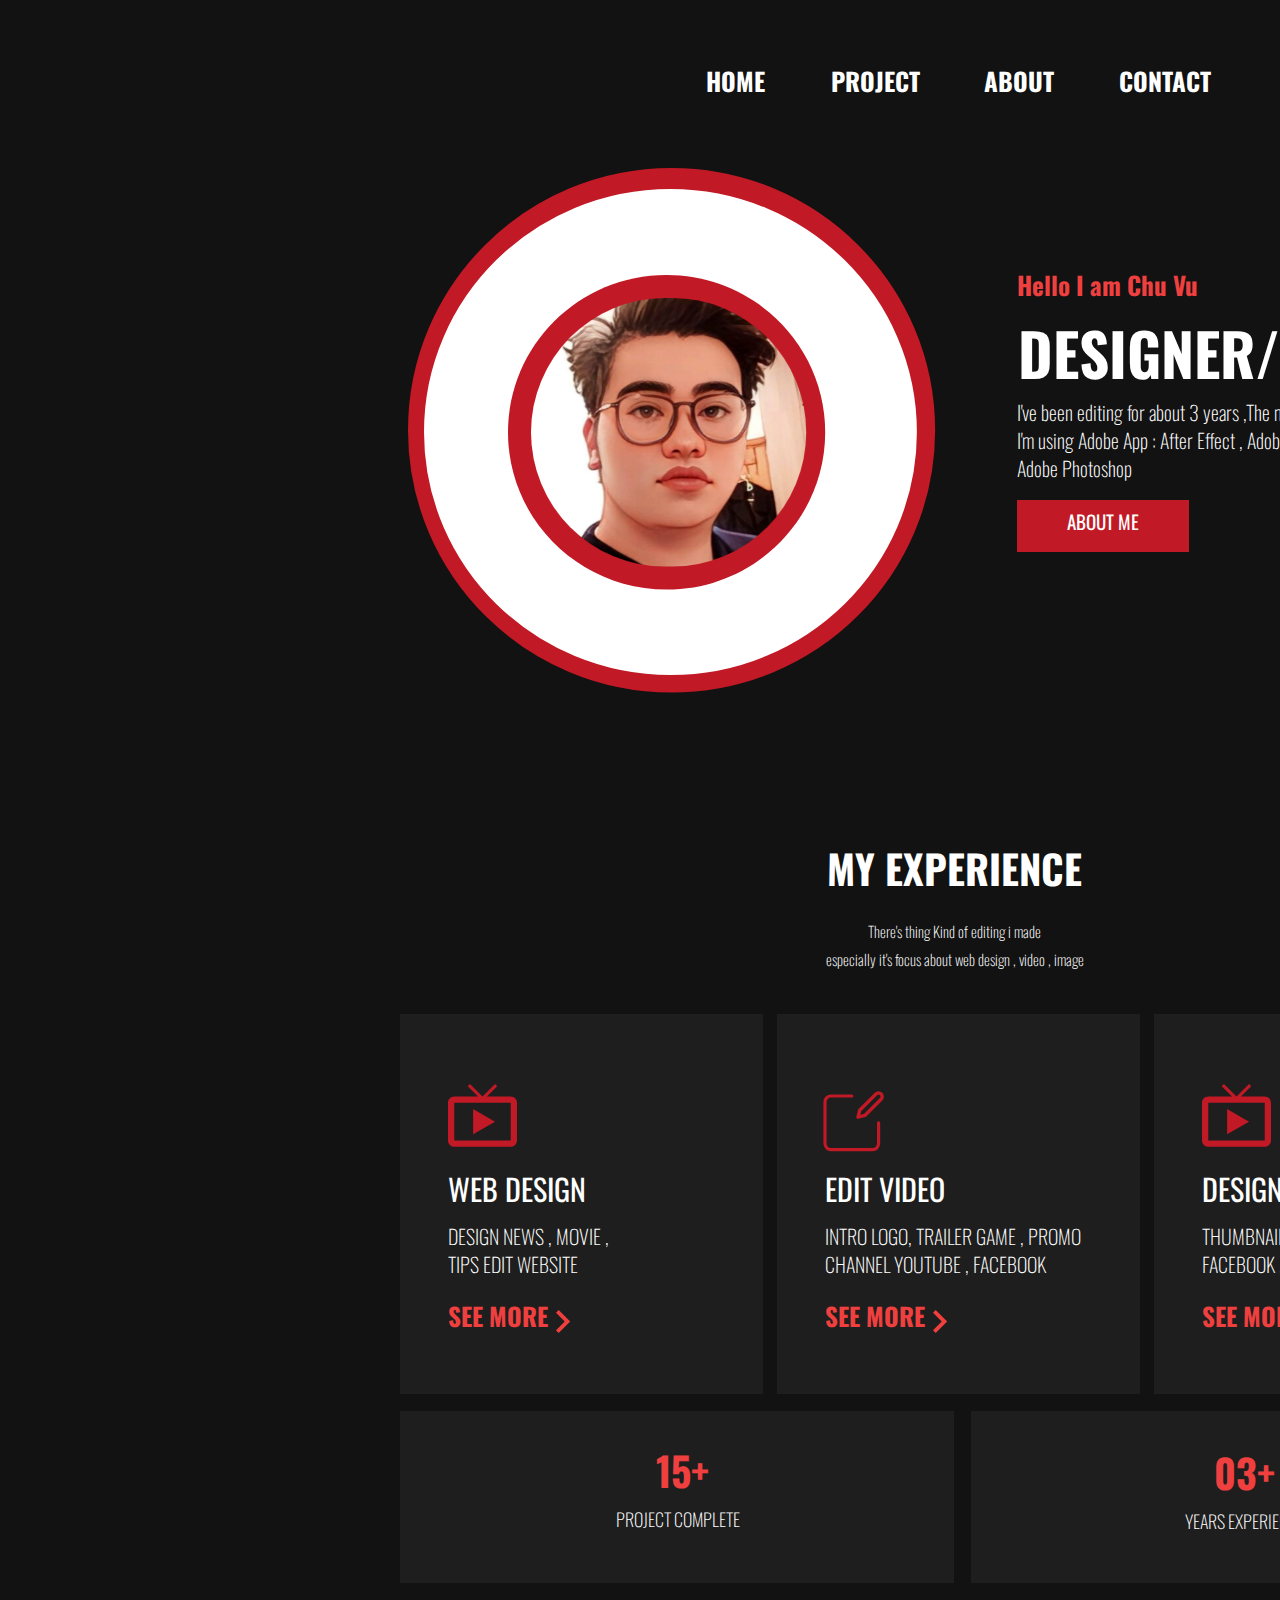
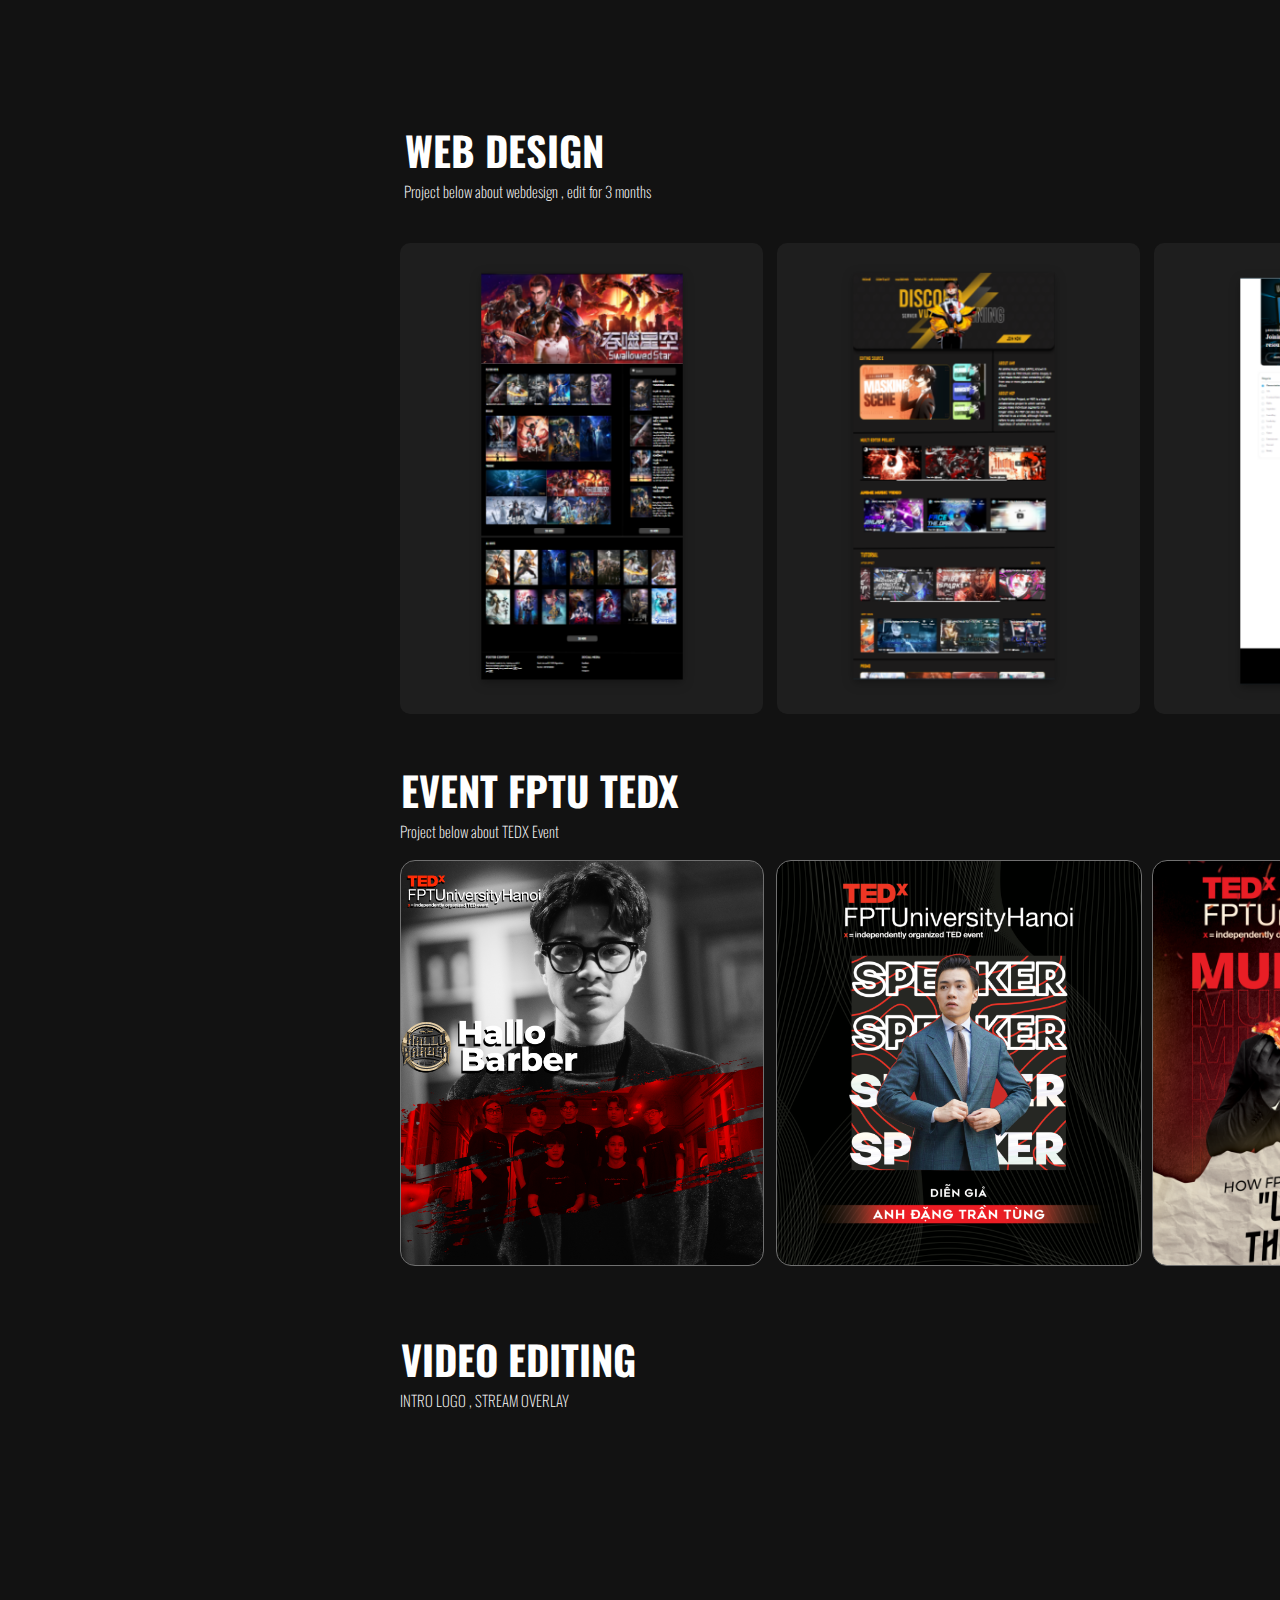
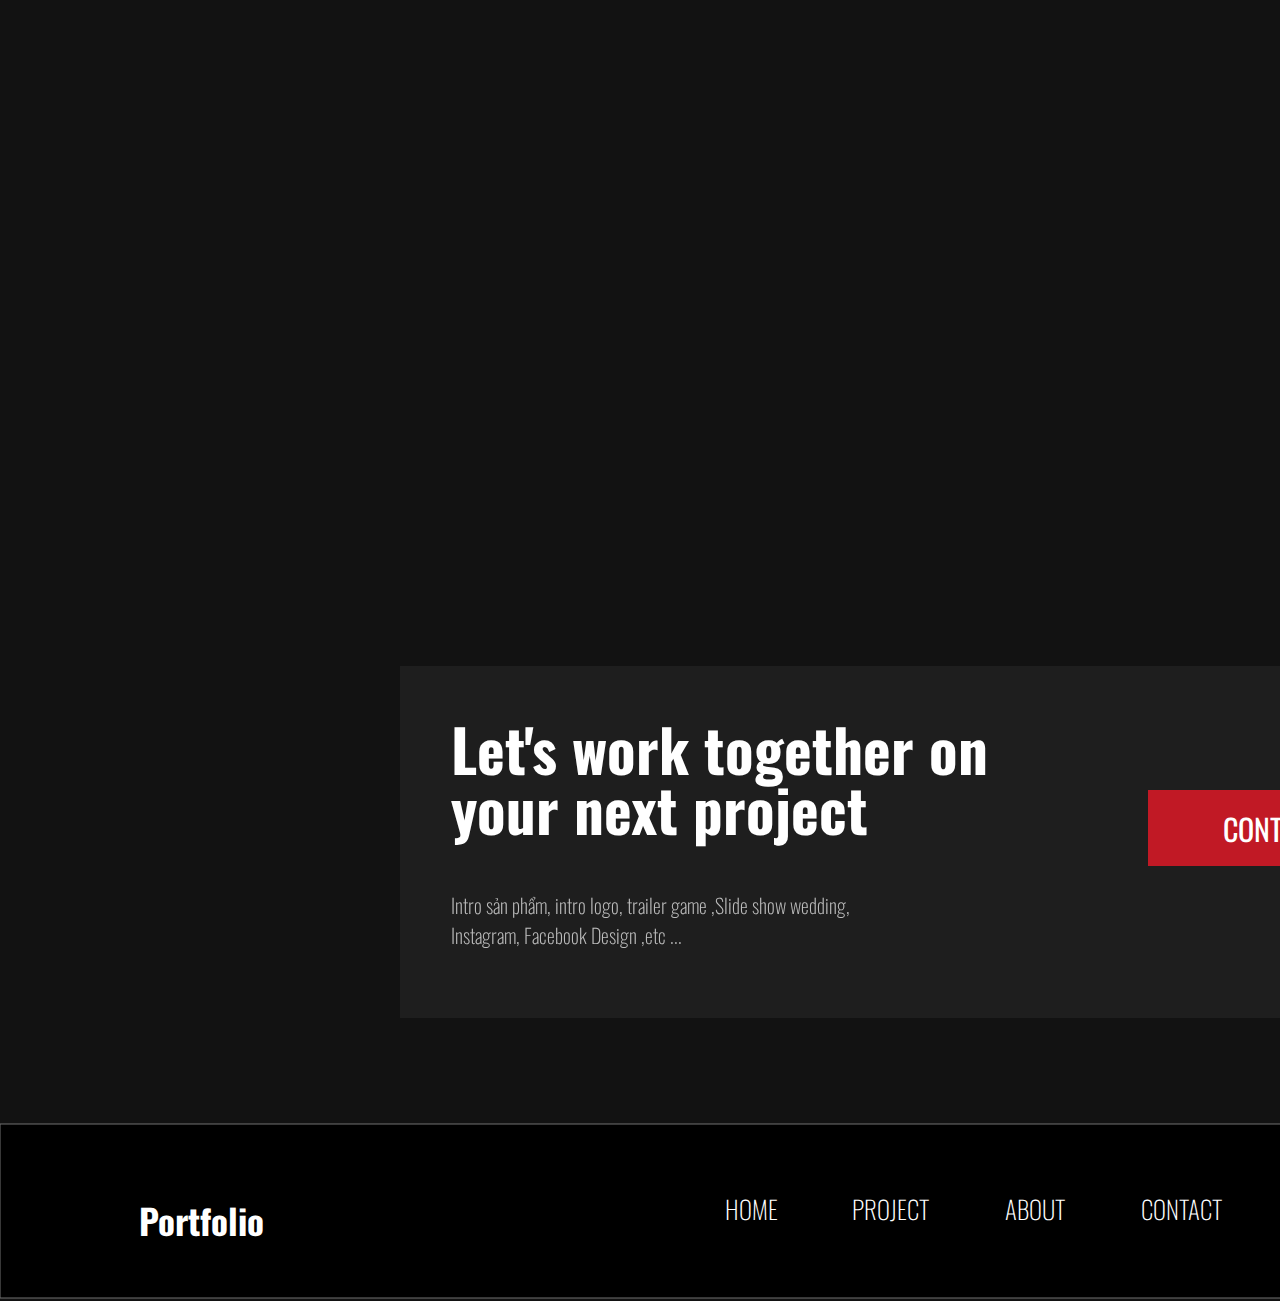
<file: index.html>
<!DOCTYPE html>
<html>

<head>
	<meta charset="utf-8" />
	<meta http-equiv="X-UA-Compatible" content="IE=edge" />
	<meta name="viewport" content="width=device-width, initial-scale=1.0">
	<title>Portfolio</title>
	<link rel="stylesheet" type="text/css" id="applicationStylesheet" href="style.css" />
	<script id="applicationScript" type="text/javascript" src="javascript.js"></script>
	<link rel="preconnect" href="https://fonts.googleapis.com">
	<link rel="preconnect" href="https://fonts.gstatic.com" crossorigin>
	<link href="https://fonts.googleapis.com/css2?family=Oswald:wght@200;300;400;500;600;700&display=swap"
		rel="stylesheet">
</head>

<body>
	<div id="portfolio">

		<div id="FOOTER">
			<div id="Footer">
				<svg class="backgorundfooter" viewBox="0 0 1920 174">
					<path id="backgorundfooter" d="M 0 0 L 1919.999877929688 0 L 1919.999877929688 174 L 0 174 L 0 0 Z">
					</path>
				</svg>
				<div id="Logo">
					<div id="Portfolio_l">
						<span>Portfolio</span>
					</div>
				</div>
				<div id="Sosial_Icon">
					<div id="Facebook_icon">
						<svg class="f_1_" viewBox="37.29 0 9.894 19.053">
							<path id="f_1_"
								d="M 43.71247863769531 19.05337524414062 L 43.71247863769531 10.36287117004395 L 46.62834930419922 10.36287117004395 L 47.06581878662109 6.975024223327637 L 43.71247863769531 6.975024223327637 L 43.71247863769531 4.812377452850342 C 43.71247863769531 3.831823110580444 43.9836540222168 3.163587808609009 45.391357421875 3.163587808609009 L 47.18384170532227 3.162850856781006 L 47.18384170532227 0.1326400488615036 C 46.87385559082031 0.09235676378011703 45.80978775024414 0 44.57132720947266 0 C 41.98521041870117 0 40.21471405029297 1.578539371490479 40.21471405029297 4.476847171783447 L 40.21471405029297 6.975024223327637 L 37.29000091552734 6.975024223327637 L 37.29000091552734 10.36287117004395 L 40.21471405029297 10.36287117004395 L 40.21471405029297 19.05337524414062 L 43.71247863769531 19.05337524414062 Z">
							</path>
						</svg>
					</div>
					<div id="Twitter_icon">
						<div id="Group_7">
							<svg class="Path_148" viewBox="0.001 57.441 23.281 18.911">
								<path id="Path_148"
									d="M 23.28232002258301 59.67848205566406 C 22.42543601989746 60.05817413330078 21.50601387023926 60.31567764282227 20.53998947143555 60.43063735961914 C 21.52636528015137 59.83996963500977 22.28141021728516 58.9030876159668 22.63926887512207 57.79014587402344 C 21.71402359008789 58.33714294433594 20.69272613525391 58.73432922363281 19.6045093536377 58.94964981079102 C 18.73309516906738 58.02002716064453 17.49359130859375 57.44099807739258 16.11877250671387 57.44099807739258 C 13.4812068939209 57.44099807739258 11.34263134002686 59.57957458496094 11.34263134002686 62.21569442749023 C 11.34263134002686 62.58956909179688 11.38481998443604 62.95472717285156 11.46630477905273 63.30390548706055 C 7.497592449188232 63.10457229614258 3.978415966033936 61.20314788818359 1.623079657554626 58.31385803222656 C 1.21135687828064 59.01800918579102 0.9771357178688049 59.83848571777344 0.9771357178688049 60.71431350708008 C 0.9771357178688049 62.37136459350586 1.820933222770691 63.83344650268555 3.1011803150177 64.6888427734375 C 2.318477392196655 64.66267395019531 1.582337379455566 64.44736480712891 0.9378770589828491 64.08946228027344 L 0.9378770589828491 64.14911651611328 C 0.9378770589828491 66.46226501464844 2.584729433059692 68.39278411865234 4.768384456634521 68.83216857910156 C 4.368302822113037 68.9398193359375 3.946423530578613 68.99947357177734 3.509973287582397 68.99947357177734 C 3.201571464538574 68.99947357177734 2.903326749801636 68.96892547607422 2.610902070999146 68.91072082519531 C 3.218994379043579 70.80925750732422 4.982253074645996 72.18985748291016 7.071375370025635 72.22770690917969 C 5.437609195709229 73.50795745849609 3.377589225769043 74.26882171630859 1.140105009078979 74.26882171630859 C 0.7545930147171021 74.26882171630859 0.3748632371425629 74.24553680419922 0.0009918212890625 74.20335388183594 C 2.114841222763062 75.56071472167969 4.624397277832031 76.35212707519531 7.321612358093262 76.35212707519531 C 16.10720825195312 76.35212707519531 20.90955924987793 69.07513427734375 20.90955924987793 62.76417541503906 L 20.8935432434082 62.14588928222656 C 21.83187675476074 61.47662734985352 22.64364242553711 60.63575744628906 23.28232002258301 59.67848205566406 Z">
								</path>
							</svg>
						</div>
					</div>
					<div id="Linkedin_icon">
						<div id="Group_8">
							<svg class="Rectangle_15">
								<rect id="Rectangle_15" rx="0" ry="0" x="0" y="0" width="5.15" height="15.465">
								</rect>
							</svg>
							<svg class="Path_149" viewBox="151.597 139.331 15.684 15.824">
								<path id="Path_149"
									d="M 165.6580963134766 141.1024169921875 C 164.5763244628906 139.9215393066406 163.1455230712891 139.3309936523438 161.3666076660156 139.3309936523438 C 160.711181640625 139.3309936523438 160.1153869628906 139.41162109375 159.5794830322266 139.5729675292969 C 159.0437622070312 139.7342224121094 158.5912780761719 139.9604644775391 158.2218322753906 140.2518005371094 C 157.8526000976562 140.5431365966797 157.5585327148438 140.8135986328125 157.3402099609375 141.0631713867188 C 157.1326141357422 141.3002319335938 156.9296112060547 141.5763854980469 156.7315063476562 141.8887634277344 L 156.7315063476562 139.6896667480469 L 151.5970001220703 139.6896667480469 L 151.6127319335938 140.4388427734375 C 151.623291015625 140.9383850097656 151.6284790039062 142.4780578613281 151.6284790039062 145.0580902099609 C 151.6284790039062 147.6383209228516 151.6181030273438 151.0038757324219 151.5972137451172 155.1550598144531 L 156.7315063476562 155.1550598144531 L 156.7315063476562 146.52490234375 C 156.7315063476562 145.9944152832031 156.7884216308594 145.5731506347656 156.9031066894531 145.2607727050781 C 157.1217346191406 144.7299041748047 157.4517211914062 144.2854461669922 157.8941497802734 143.9266662597656 C 158.3365173339844 143.5674438476562 158.8851318359375 143.3880004882812 159.5407867431641 143.3880004882812 C 160.4352569580078 143.3880004882812 161.0935211181641 143.6974792480469 161.5149536132812 144.3165130615234 C 161.9362182617188 144.9354858398438 162.1468811035156 145.7912445068359 162.1468811035156 146.8836822509766 L 162.1468811035156 155.1545562744141 L 167.2811889648438 155.1545562744141 L 167.2811889648438 146.2910614013672 C 167.2808074951172 144.0123901367188 166.7402191162109 142.2829284667969 165.6580963134766 141.1024169921875 Z">
								</path>
							</svg>
							<svg class="Path_150" viewBox="0 9.708 5.774 5.337">
								<path id="Path_150"
									d="M 2.902628660202026 9.708000183105469 C 2.039213895797729 9.708000183105469 1.339615941047668 9.960475921630859 0.8036710619926453 10.46493721008301 C 0.2677810788154602 10.96950531005859 0 11.60651779174805 0 12.37657356262207 C 0 13.13586044311523 0.2600739300251007 13.77068519592285 0.7802764773368835 14.28033828735352 C 1.300315141677856 14.79004669189453 1.987067580223083 15.04503631591797 2.840151786804199 15.04503631591797 L 2.871362686157227 15.04503631591797 C 3.745381593704224 15.04503631591797 4.450336456298828 14.79026412963867 4.986062526702881 14.28033828735352 C 5.521789073944092 13.77068519592285 5.784431457519531 13.13607978820801 5.774100780487061 12.37657356262207 C 5.763715267181396 11.6065731048584 5.498229503631592 10.96950531005859 4.978191375732422 10.46493721008301 C 4.458207130432129 9.960258483886719 3.766098260879517 9.708000183105469 2.902628660202026 9.708000183105469 Z">
								</path>
							</svg>
						</div>
					</div>
				</div>
				<div id="texxt">
					<div id="HOME">
						<span>HOME</span>
					</div>
					<div id="PROJECT">
						<span>PROJECT</span>
					</div>
					<a href="https://chuvu.carrd.co/">
						<div id="ABOUT">
							<span>ABOUT</span>
						</div>
					</a>
					<a href="https://chuvu.carrd.co/">
						<div id="CONTACT">
							<span>CONTACT</span>
						</div>
					</a>
				</div>
			</div>
		</div>

		<div id="HEADER">
			<div id="NAV">
				<div id="HOME_">
					<span>HOME</span>
				</div>

				<div id="PROJECT_">
					<span<a href="#project">
						PROJECT</span>
						</a></span>
				</div>


				<a href="https://chuvu.carrd.co/">
					<div id="ABOUT_">
						<span>ABOUT</span>
					</div>
				</a>
				<a href="https://chuvu.carrd.co/">
					<div id="CONTACT_">
						<span>CONTACT</span>
					</div>
				</a>
			</div>
			<div id="Typo">
				<div id="Hello_I_am_Chu_Vu">
					<span>Hello I am Chu Vu</span>
				</div>
				<div id="DESIGNEREDITOR">
					<span>DESIGNER/EDITOR</span>
				</div>
				<div id="Ive_been_editing_for_about_3_y">
					<span>I've been editing for about 3 years ,The most Software<br />I'm using Adobe App : After Effect
						, Adobe XD<br />Adobe Photoshop</span>
				</div>
				<a href="https://chuvu.carrd.co/">
					<div id="about_btn_group">
						<svg class="aboutbtn">
							<rect id="aboutbtn" rx="0" ry="0" x="0" y="0" width="172" height="52">
							</rect>
						</svg>
						<div id="ABOUT_ME">
							<span>ABOUT ME</span>
						</div>
					</div>
				</a>
			</div>
			<div id="IMAGE">
				<div id="Group_1">
					<svg class="Path_8" viewBox="0 0 427.149 424.585">
						<path id="Path_8"
							d="M 213.5745849609375 -2.266157110852873e-07 C 331.528564453125 -2.266157110852873e-07 427.149169921875 95.04656982421875 427.149169921875 212.2924346923828 C 427.149169921875 329.5382995605469 331.528564453125 424.5848693847656 213.5745849609375 424.5848693847656 C 95.62059783935547 424.5848693847656 0 329.5382995605469 0 212.2924346923828 C 0 95.04656982421875 95.62059783935547 -2.266157110852873e-07 213.5745849609375 -2.266157110852873e-07 Z">
						</path>
					</svg>
					<svg class="Path_5" viewBox="0 0 392.892 386.07">
						<path id="Path_5"
							d="M 196.4461517333984 0 C 304.9403991699219 0 392.8923034667969 86.42478179931641 392.8923034667969 193.03515625 C 392.8923034667969 299.6455383300781 304.9403991699219 386.0703125 196.4461517333984 386.0703125 C 87.95194244384766 386.0703125 -7.830474260117626e-07 299.6455383300781 -7.830474260117626e-07 193.03515625 C -7.830474260117626e-07 86.42478179931641 87.95194244384766 0 196.4461517333984 0 Z">
						</path>
					</svg>
				</div>
				<div id="IMAGE_AND_TEXT">
					<div id="IMAGE_bk">
						<svg class="Path_2" viewBox="0 0 317.196 314.584">
							<path id="Path_2"
								d="M 158.5978393554688 0 C 246.1890106201172 0 317.1956787109375 70.42195129394531 317.1956787109375 157.2918243408203 C 317.1956787109375 244.1617126464844 246.1890106201172 314.5836486816406 158.5978393554688 314.5836486816406 C 71.00667572021484 314.5836486816406 0 244.1617126464844 0 157.2918243408203 C 0 70.42195129394531 71.00667572021484 0 158.5978393554688 0 Z">
							</path>
						</svg>
						<svg class="Path_3" viewBox="0 0 364.018 362.206">
							<path id="Path_3"
								d="M 182.0091400146484 0 C 282.5299987792969 0 364.0182800292969 81.08250427246094 364.0182800292969 181.1028442382812 C 364.0182800292969 281.1231689453125 282.5299987792969 362.2056884765625 182.0091400146484 362.2056884765625 C 81.48827362060547 362.2056884765625 0 281.1231689453125 0 181.1028442382812 C 0 81.08250427246094 81.48827362060547 0 182.0091400146484 0 Z">
							</path>
						</svg>
						<img id="Mask_Group_1" src="Mask_Group_1.png" srcset="Mask_Group_1.png 1x">

						</svg>
					</div>
				</div>
			</div>
		</div>
		<div id="Body">
			<div id="expriment">
				<div id="webdesgin">
					<svg class="WEBDESBACKGROUND">
						<rect id="WEBDESBACKGROUND" rx="0" ry="0" x="0" y="0" width="363" height="380">
						</rect>
					</svg>
					<svg class="Icon_material-live-tv" viewBox="1.5 3 69 62.727">
						<path id="Icon_material-live-tv"
							d="M 64.22727203369141 15.54545402526855 L 40.42227172851562 15.54545402526855 L 50.74090576171875 5.226818561553955 L 48.54545593261719 3 L 35.99999237060547 15.54545402526855 L 23.45454597473145 3 L 21.22772789001465 5.226818561553955 L 31.57773017883301 15.54545402526855 L 7.772727489471436 15.54545402526855 C 4.322726726531982 15.54545402526855 1.5 18.33681869506836 1.5 21.81818008422852 L 1.5 59.45455551147461 C 1.5 62.90454483032227 4.322726726531982 65.72727203369141 7.772727489471436 65.72727203369141 L 64.22727203369141 65.72727203369141 C 67.67727661132812 65.72727203369141 70.5 62.90454483032227 70.5 59.45455551147461 L 70.5 21.81818008422852 C 70.5 18.33681869506836 67.67727661132812 15.54545402526855 64.22727203369141 15.54545402526855 Z M 64.22727203369141 59.45455551147461 L 7.772727489471436 59.45455551147461 L 7.772727489471436 21.81818008422852 L 64.22727203369141 21.81818008422852 L 64.22727203369141 59.45455551147461 Z M 26.59090805053711 28.09091186523438 L 26.59090805053711 53.18181610107422 L 48.54545593261719 40.6363639831543 L 26.59090805053711 28.09091186523438 Z">
						</path>
					</svg>
					<div id="WEB_DESIGN">
						<span>WEB DESIGN</span>
					</div>
					<div id="DESIGN_NEWS___MOVIE__TIPS_EDIT">
						<span>DESIGN NEWS , MOVIE ,<br />TIPS EDIT WEBSITE</span>
					</div>
					<div id="SEE_MORE">
						<span>SEE MORE</span>
					</div>
					<svg class="Icon_material-navigate-next" viewBox="12.885 9 14.175 22.955">
						<path id="Icon_material-navigate-next"
							d="M 15.58218574523926 9 L 12.88500118255615 11.69718551635742 L 21.64606857299805 20.47738456726074 L 12.88500022888184 29.25758361816406 L 15.58218574523926 31.95476722717285 L 27.0595703125 20.47738456726074 L 15.58218574523926 9 Z">
						</path>
					</svg>
				</div>
				<div id="intro">
					<svg class="editvideoBACKGROUND">
						<rect id="editvideoBACKGROUND" rx="0" ry="0" x="0" y="0" width="363" height="380">
						</rect>
					</svg>
					<div id="EDIT_VIDEO">
						<span>EDIT VIDEO</span>
					</div>
					<div id="Intro_logo_Trailer_game__Promo">
						<span>Intro logo, Trailer game , Promo <br />Channel YouTube , Facebook</span>
					</div>
					<div id="SEE_MORE_b">
						<span>SEE MORE</span>
					</div>
					<svg class="Icon_material-navigate-next_b" viewBox="12.885 9 14.175 22.955">
						<path id="Icon_material-navigate-next_b"
							d="M 15.58218574523926 9 L 12.88500118255615 11.69718551635742 L 21.64606857299805 20.47738456726074 L 12.88500022888184 29.25758361816406 L 15.58218574523926 31.95476722717285 L 27.0595703125 20.47738456726074 L 15.58218574523926 9 Z">
						</path>
					</svg>
					<div id="Icon_feather-edit">
						<svg class="Path_152" viewBox="3 6 50.592 50.592">
							<path id="Path_152"
								d="M 28.29596710205078 6.000000953674316 L 8.621325492858887 6.000000953674316 C 5.51675271987915 6.000000953674316 2.999999046325684 8.516755104064941 3 11.62132740020752 L 3 50.97061157226562 C 3 54.0751838684082 5.516753196716309 56.59193801879883 8.621325492858887 56.59193801879883 L 47.97061157226562 56.59193801879883 C 51.07518768310547 56.59193801879883 53.59193801879883 54.0751838684082 53.59193801879883 50.97061157226562 L 53.59193801879883 31.29596710205078">
							</path>
						</svg>
						<svg class="Path_153" viewBox="12 2.818 21.182 21.182">
							<path id="Path_153"
								d="M 27.75 3.75 C 28.99263954162598 2.507359504699707 31.00735855102539 2.507359504699707 32.25 3.750000238418579 C 33.49264144897461 4.992640495300293 33.49264144897461 7.007359504699707 32.25 8.25 L 18 22.5 L 12 24 L 13.5 18 L 27.75 3.75 Z">
							</path>
						</svg>
					</div>
				</div>
				<div id="webdesgin_b">
					<svg class="DESimageBACKGROUND">
						<rect id="DESimageBACKGROUND" rx="0" ry="0" x="0" y="0" width="363" height="380">
						</rect>
					</svg>
					<svg class="Icon_material-live-tv_b" viewBox="1.5 3 69 62.727">
						<path id="Icon_material-live-tv_b"
							d="M 64.22727203369141 15.54545402526855 L 40.42227172851562 15.54545402526855 L 50.74090576171875 5.226818561553955 L 48.54545593261719 3 L 35.99999237060547 15.54545402526855 L 23.45454597473145 3 L 21.22772789001465 5.226818561553955 L 31.57773017883301 15.54545402526855 L 7.772727489471436 15.54545402526855 C 4.322726726531982 15.54545402526855 1.5 18.33681869506836 1.5 21.81818008422852 L 1.5 59.45455551147461 C 1.5 62.90454483032227 4.322726726531982 65.72727203369141 7.772727489471436 65.72727203369141 L 64.22727203369141 65.72727203369141 C 67.67727661132812 65.72727203369141 70.5 62.90454483032227 70.5 59.45455551147461 L 70.5 21.81818008422852 C 70.5 18.33681869506836 67.67727661132812 15.54545402526855 64.22727203369141 15.54545402526855 Z M 64.22727203369141 59.45455551147461 L 7.772727489471436 59.45455551147461 L 7.772727489471436 21.81818008422852 L 64.22727203369141 21.81818008422852 L 64.22727203369141 59.45455551147461 Z M 26.59090805053711 28.09091186523438 L 26.59090805053711 53.18181610107422 L 48.54545593261719 40.6363639831543 L 26.59090805053711 28.09091186523438 Z">
						</path>
					</svg>
					<div id="DESIGN_IMAGE">
						<span>DESIGN IMAGE</span>
					</div>
					<div id="THUMBNAIL__BANNER_FACEBOOK__YO">
						<span>THUMBNAIL , BANNER<br />FACEBOOK , YOUTUBE</span>
					</div>
					<div id="SEE_MORE_cb">
						<span>SEE MORE</span>
					</div>
					<svg class="Icon_material-navigate-next_cc" viewBox="12.885 9 14.175 22.955">
						<path id="Icon_material-navigate-next_cc"
							d="M 15.58218574523926 9 L 12.88500118255615 11.69718551635742 L 21.64606857299805 20.47738456726074 L 12.88500022888184 29.25758361816406 L 15.58218574523926 31.95476722717285 L 27.0595703125 20.47738456726074 L 15.58218574523926 9 Z">
						</path>
					</svg>
				</div>
				<div id="project_complete">
					<svg class="Rectangle_16">
						<rect id="Rectangle_16" rx="0" ry="0" x="0" y="0" width="554" height="172">
						</rect>
					</svg>
					<div id="n_5_">
						<span>15+ </span>
					</div>
					<div id="PROJECT_COMPLETE_cg">
						<span>PROJECT COMPLETE</span>
					</div>
				</div>
				<div id="exp">
					<svg class="Rectangle_17">
						<rect id="Rectangle_17" rx="0" ry="0" x="0" y="0" width="546" height="172">
						</rect>
					</svg>
					<div id="n_3">
						<span>03+</span>
					</div>
					<div id="YEARS_EXPERIENCE">
						<span>YEARS EXPERIENCE</span>
					</div>
				</div>
				<div id="title_one_body">
					<div id="Theres_thing_Kind_of_editing_i">
						<span>There's thing Kind of editing i made<br />especially it's focus about web design , video ,
							image</span>
					</div>
					<div id="MY_EXPERIENCE">
						<span>MY EXPERIENCE</span>
					</div>
				</div>
			</div>

			<div id="web_des">
				<div id="title">
					<div id="WEB_DESIGN_cq">
						<span>WEB DESIGN</span>
					</div>
					<div id="Project_below_about_webdesign_">
						<span>Project below about webdesign , edit for 3 months</span>
					</div>
				</div>
				<a href="https://movievuz.netlify.app/">
					<div id="WEB_MOVIE_container">
						<svg class="web_movie">
							<rect id="web_movie" rx="10" ry="10" x="0" y="0" width="363" height="471">
							</rect>
						</svg>
						<img id="webmovie" src="webmovie.png" srcset="webmovie.png 1x">

					</div>
				</a>
				<a href="https://edithelp.netlify.app/">
					<div id="EDITHEELPWEB">
						<svg class="Rectangle_19">
							<rect id="Rectangle_19" rx="10" ry="10" x="0" y="0" width="363" height="471">
							</rect>
						</svg>
						<img id="edithelp" src="edithelp.png" srcset="edithelp.png 1x">

					</div>
				</a>
				<a href="https://newsvuz.netlify.app/">
					<div id="VUZNEWS">
						<svg class="Rectangle_20">
							<rect id="Rectangle_20" rx="10" ry="10" x="0" y="0" width="363" height="471">
							</rect>
						</svg>
						<img id="news" src="news.png" srcset="news.png 1x">

					</div>
				</a>
			</div>

			<div id="INTROSTREAMOVERLAY">
				<div id="Rectangle_21">
					<iframe width="518" height="295" src="https://www.youtube.com/embed/km2Js1VgaI8"
						title="YouTube video player" frameborder="0"
						allow="accelerometer; autoplay; clipboard-write; encrypted-media; gyroscope; picture-in-picture"
						allowfullscreen></iframe>
				</div>
				<div id="Rectangle_22">
					<iframe width="548" height="295" src="https://www.youtube.com/embed/wsbRZ3BKL4M"
						title="YouTube video player" frameborder="0"
						allow="accelerometer; autoplay; clipboard-write; encrypted-media; gyroscope; picture-in-picture"
						allowfullscreen></iframe>
				</div>
				<div id="Rectangle_23">
					<iframe width="548" height="295" src="https://www.youtube.com/embed/DW7tgUojCkQ?start=1"
						title="YouTube video player" frameborder="0"
						allow="accelerometer; autoplay; clipboard-write; encrypted-media; gyroscope; picture-in-picture"
						allowfullscreen></iframe>
				</div>
				<div id="Rectangle_24">
					<iframe width="548" height="295" src="https://www.youtube.com/embed/9xA5_NiHIq8?start=1"
						title="YouTube video player" frameborder="0"
						allow="accelerometer; autoplay; clipboard-write; encrypted-media; gyroscope; picture-in-picture"
						allowfullscreen></iframe>
				</div>
				<div id="VIDEO_EDITING">
					<span>VIDEO EDITING</span>
				</div>
				<div id="INTRO_LOGO__STREAM_OVERLAY">
					<span>INTRO LOGO , STREAM OVERLAY</span>
				</div>
			</div>
			<div id="lets_work">
				<svg class="Rectangle_25">
					<rect id="Rectangle_25" rx="0" ry="0" x="0" y="0" width="1117" height="352">
					</rect>
				</svg>
				<div id="Lets_work_together_on_your_nex">
					<span>Let's work together on<br />your next project </span>
				</div>
				<div id="Intro_sn_phm_intro_logo_traile">
					<span>Intro sản phẩm, intro logo, trailer game ,Slide show wedding,<br />Instagram, Facebook Design
						,etc ...</span>
				</div>

				<div id="about_btn_group_dc">
					<a href="https://chuvu.carrd.co/">
						<svg class="aboutbtn_dd">
							<rect id="aboutbtn_dd" rx="0" ry="0" x="0" y="0" width="251" height="76">
							</rect>
						</svg>
						<div id="CONTACT_de">
							<span>CONTACT</span>
						</div>
					</a>
				</div>

			</div>

			<div id="event">
				<div id="hallo">
					<a href="https://www.behance.net/gallery/145261235/PROJECT-TEDX-FPTUniversity">
						<img id="hallo_dh" src="hallo_dh.png" srcset="hallo_dh.png 1x">

					</a>
				</div>
				<div id="speaker">
					<a href="https://www.behance.net/gallery/145261235/PROJECT-TEDX-FPTUniversity">
						<img id="dang_tran_tung_" src="dang_tran_tung_.png" srcset="dang_tran_tung_.png 1x">

					</a>
				</div>
				<div id="levelup">
					<a href="https://www.behance.net/gallery/145261235/PROJECT-TEDX-FPTUniversity">
						<img id="nh_2_H_mukbangg_" src="nh_2_H_mukbangg_.png" srcset="nh_2_H_mukbangg_.png 1x">

					</a>
				</div>
				<div id="Project_below_about_TEDX_Event">
					<span>Project below about TEDX Event </span>
				</div>
				<div id="EVENT_FPTU_TEDX">
					<span>EVENT FPTU TEDX</span>
				</div>
			</div>

		</div>
	</div>
</body>

</html>
</file>
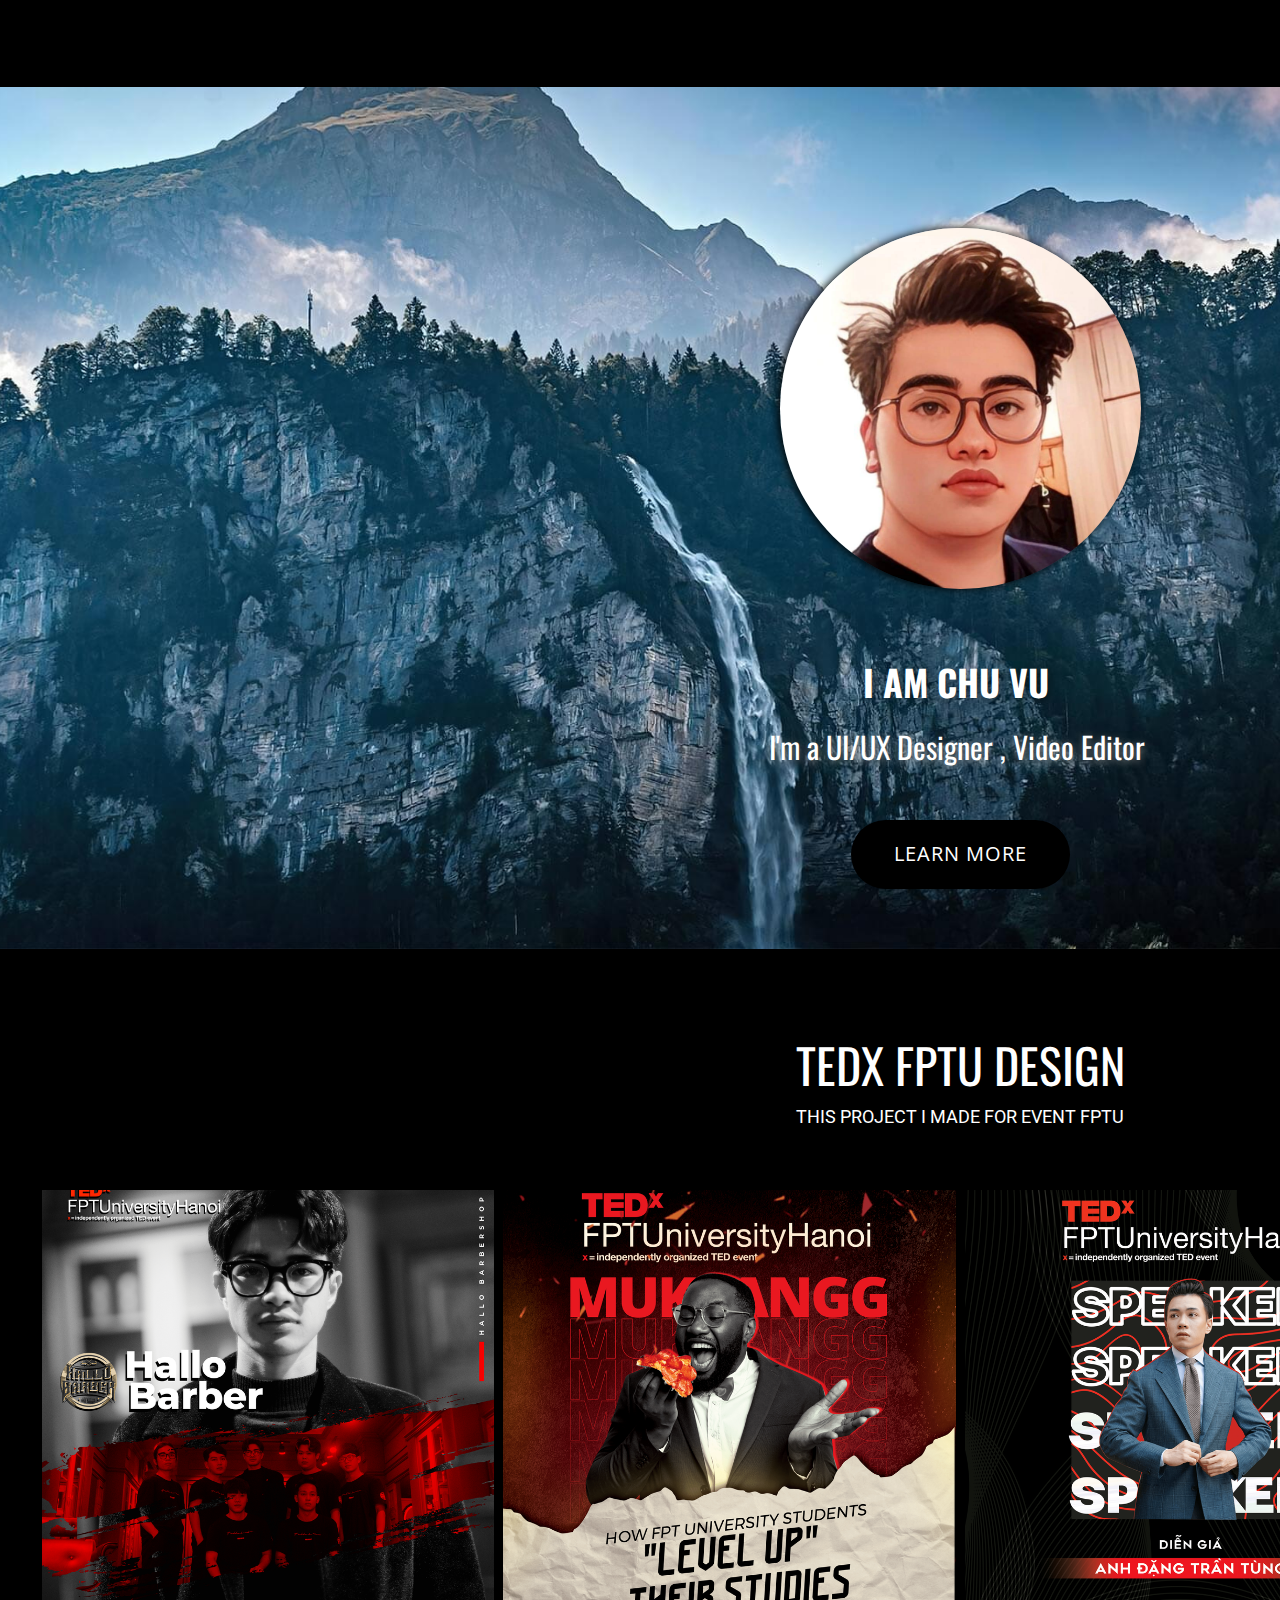
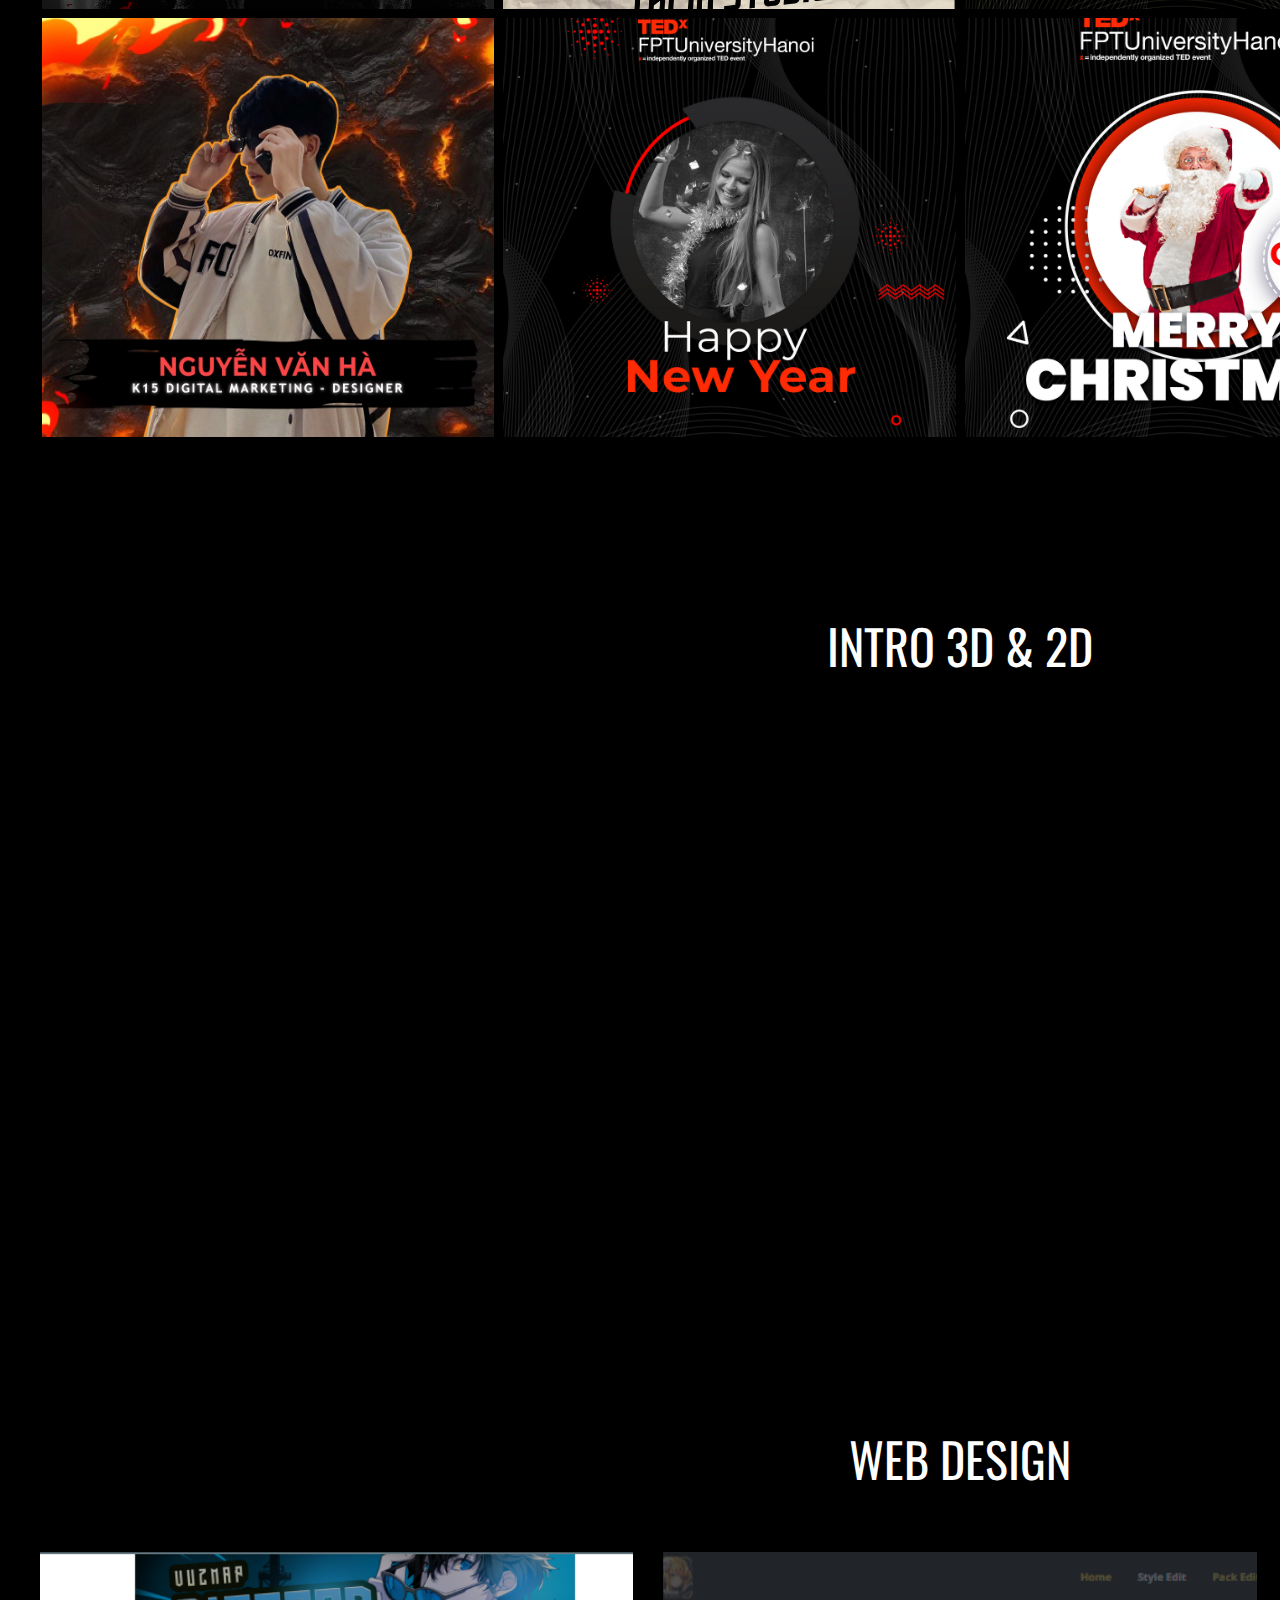
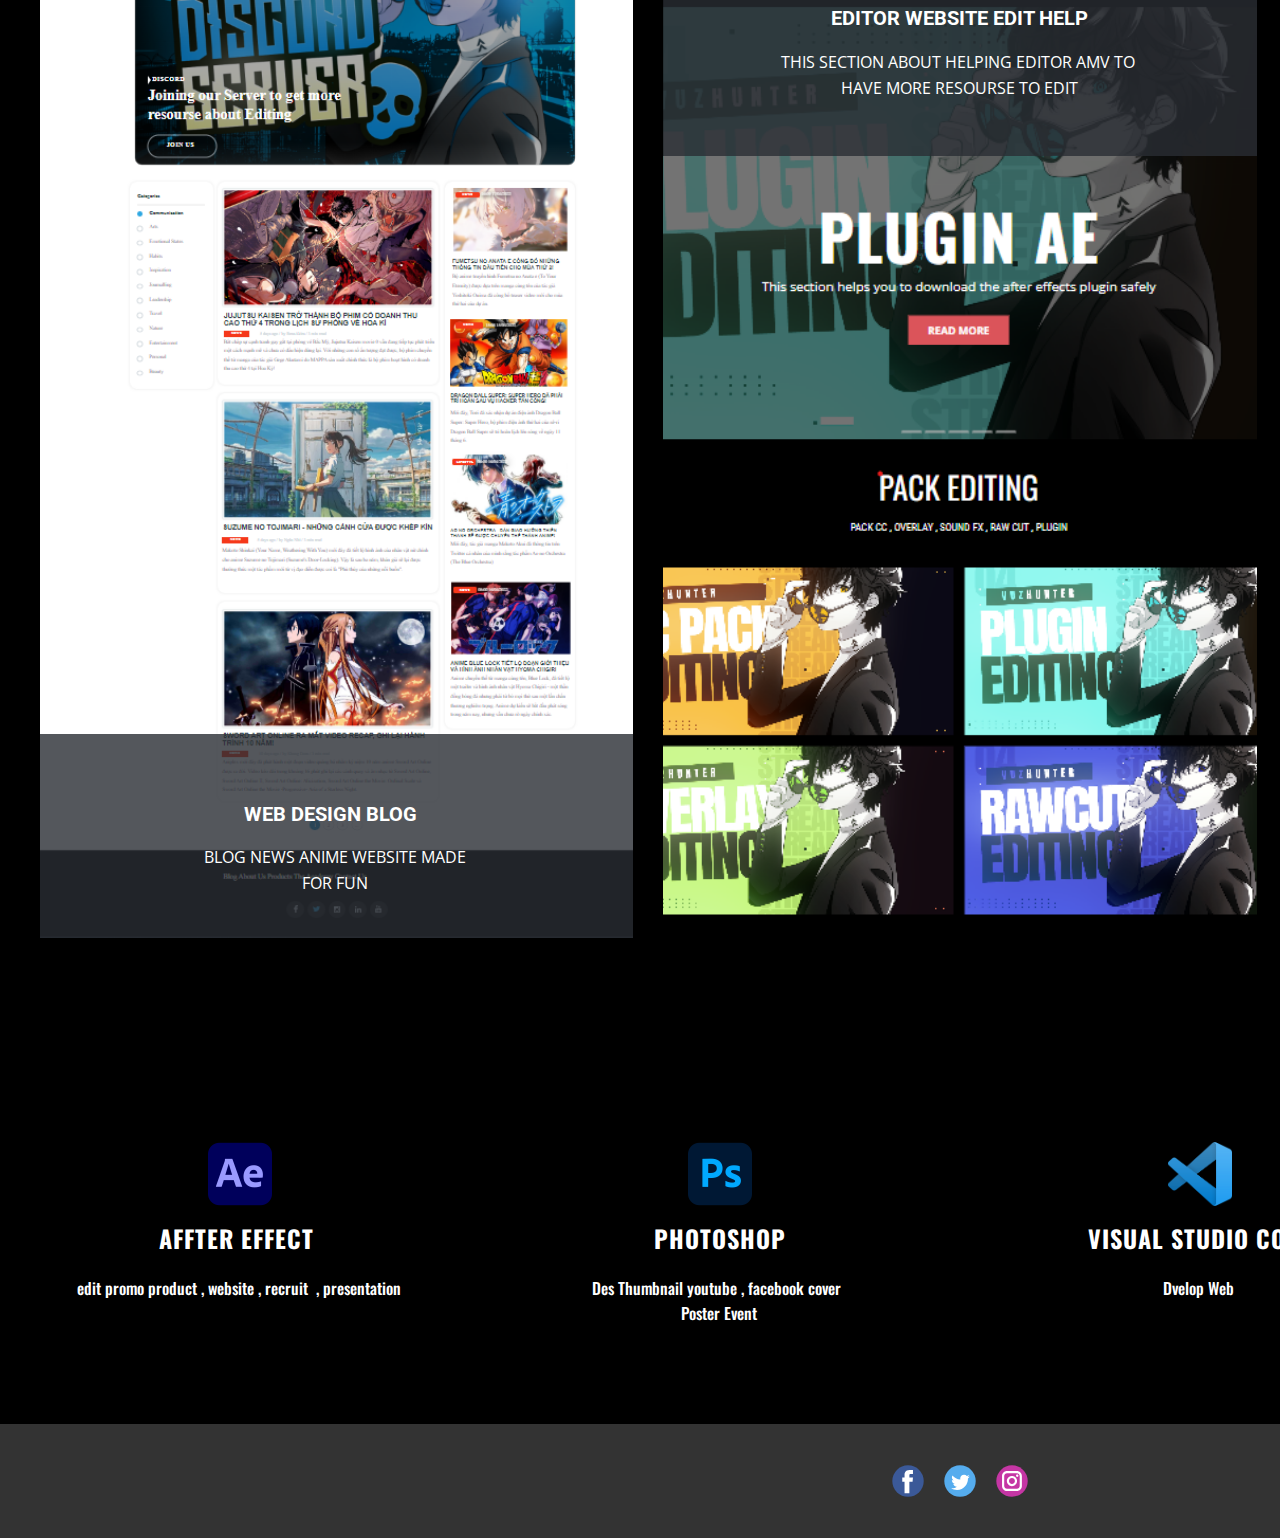
<file: Home.html>
<!DOCTYPE html>
<html style="font-size: 16px;" lang="en">

<head>
  <meta name="viewport" content="width=device-width, initial-scale=1.0">
  <meta charset="utf-8">
  <meta name="keywords" content="Go where">
  <meta name="description" content="">
  <title>Home</title>
  <link rel="stylesheet" href="nicepage.css" media="screen">
  <link rel="stylesheet" href="Home.css" media="screen">
  <script class="u-script" type="text/javascript" src="jquery.js" "="" defer=""></script>
    <script class=" u-script" type="text/javascript" src="nicepage.js" "="" defer=""></script>
    <meta name=" generator" content="Nicepage 4.15.11, nicepage.com">
    <link id="u-theme-google-font" rel="stylesheet" href="https://fonts.googleapis.com/css?family=Roboto:100,100i,300,300i,400,400i,500,500i,700,700i,900,900i|Open+Sans:300,300i,400,400i,500,500i,600,600i,700,700i,800,800i">
    <link id="u-page-google-font" rel="stylesheet" href="https://fonts.googleapis.com/css?family=Oswald:200,300,400,500,600,700">
    
    
    
    
    
    
    <script type="application/ld+json">{
		"@context": "http://schema.org",
		"@type": "Organization",
		"name": "WebSite2494380",
		"sameAs": []
}</script>
  <meta name="theme-color" content="#478ac9">
  <meta property="og:title" content="Home">
  <meta property="og:type" content="website">
</head>

<body class="u-body u-overlap u-xl-mode" data-lang="en">
  <header class="u-black u-clearfix u-header u-sticky u-header" id="sec-91dc">
    <div class="u-clearfix u-sheet u-valign-middle u-sheet-1">
      <nav class="u-menu u-menu-one-level u-offcanvas u-menu-1">
        <div class="menu-collapse"
          style="font-size: 1rem; letter-spacing: 0px; font-weight: 700; text-transform: uppercase;">
          <a class="u-button-style u-custom-active-border-color u-custom-active-color u-custom-border u-custom-border-color u-custom-borders u-custom-hover-border-color u-custom-hover-color u-custom-left-right-menu-spacing u-custom-padding-bottom u-custom-text-active-color u-custom-text-color u-custom-text-hover-color u-custom-top-bottom-menu-spacing u-nav-link u-text-active-palette-1-base u-text-hover-palette-2-base"
            href="#">
            <svg class="u-svg-link" viewBox="0 0 24 24">
              <use xmlns:xlink="http://www.w3.org/1999/xlink" xlink:href="#menu-hamburger"></use>
            </svg>
            <svg class="u-svg-content" version="1.1" id="menu-hamburger" viewBox="0 0 16 16" x="0px" y="0px"
              xmlns:xlink="http://www.w3.org/1999/xlink" xmlns="http://www.w3.org/2000/svg">
              <g>
                <rect y="1" width="16" height="2"></rect>
                <rect y="7" width="16" height="2"></rect>
                <rect y="13" width="16" height="2"></rect>
              </g>
            </svg>
          </a>
        </div>
        <div class="u-custom-menu u-nav-container">
          <ul class="u-nav u-spacing-2 u-unstyled u-nav-1">
            <li class="u-nav-item"><a
                class="u-border-2 u-border-active-grey-90 u-border-hover-grey-50 u-button-style u-nav-link u-text-active-white u-text-body-alt-color u-text-hover-palette-3-base"
                href="Home.html" style="padding: 10px 20px;">Home</a>
            </li>
            <li class="u-nav-item"><a
                class="u-border-2 u-border-active-grey-90 u-border-hover-grey-50 u-button-style u-nav-link u-text-active-white u-text-body-alt-color u-text-hover-palette-3-base"
                href="Home.html#carousel_9a6c" data-page-id="2497966" style="padding: 10px 20px;">Project</a>
            </li>
          </ul>
        </div>
        <div class="u-custom-menu u-nav-container-collapse">
          <div class="u-black u-container-style u-inner-container-layout u-opacity u-opacity-95 u-sidenav">
            <div class="u-inner-container-layout u-sidenav-overflow">
              <div class="u-menu-close"></div>
              <ul class="u-align-center u-nav u-popupmenu-items u-unstyled u-nav-2">
                <li class="u-nav-item"><a class="u-button-style u-nav-link" href="Home.html">Home</a>
                </li>
                <li class="u-nav-item"><a class="u-button-style u-nav-link" href="Home.html#carousel_9a6c"
                    data-page-id="2497966">Project</a>
                </li>
              </ul>
            </div>
          </div>
          <div class="u-black u-menu-overlay u-opacity u-opacity-70"></div>
        </div>
      </nav>
    </div>
  </header>
  <section class="u-align-center u-clearfix u-image u-section-1" id="sec-1fa6" data-image-width="1920"
    data-image-height="1080">
    <div class="u-clearfix u-sheet u-sheet-1">
      <div alt="" class="u-align-center u-image u-image-circle u-image-1" data-image-width="936"
        data-image-height="960"></div>
      <h2 class="u-text u-text-default u-text-white u-text-1">I AM CHU VU&nbsp;</h2>
      <p class="u-custom-font u-font-oswald u-text u-text-white u-text-2"> I'm a UI/UX Designer , Video Editor&nbsp;<br>
      </p>
      <a href="#"
        class="u-active-grey-75 u-black u-border-none u-btn u-btn-round u-button-style u-hover-custom-color-2 u-radius-50 u-text-body-alt-color u-btn-1">learn
        more</a>
    </div>
  </section>
  <section class="u-align-center u-black u-clearfix u-section-2" id="carousel_9a6c">
    <div class="u-clearfix u-sheet u-sheet-1">
      <h1 class="u-custom-font u-font-oswald u-text u-text-default u-text-1">TEDX FPTU DESIGN</h1>
      <h6 class="u-text u-text-default u-text-2">THIS PROJECT I MADE FOR EVENT FPTU</h6>
      <div class="u-gallery u-layout-grid u-lightbox u-show-text-on-hover u-gallery-1">
        <div class="u-gallery-inner u-gallery-inner-1">
          <div class="u-effect-fade u-effect-hover-liftUp u-gallery-item">
            <div class="u-back-slide u-back-slide-1" data-image-width="836" data-image-height="864">
              <img class="u-back-image u-expanded u-back-image-1" src="images/hallo.png">
            </div>
            <div class="u-over-slide u-shading u-over-slide-1">
              <h3 class="u-gallery-heading"></h3>
              <p class="u-gallery-text"></p>
            </div>
          </div>
          <div class="u-effect-fade u-effect-hover-liftUp u-gallery-item">
            <div class="u-back-slide u-back-slide-2" data-image-width="864" data-image-height="864">
              <img class="u-back-image u-expanded u-back-image-2" src="images/nh2Hmukbangg.png">
            </div>
            <div class="u-over-slide u-shading u-over-slide-2">
              <h3 class="u-gallery-heading"></h3>
              <p class="u-gallery-text"></p>
            </div>
          </div>
          <div class="u-effect-fade u-effect-hover-liftUp u-gallery-item">
            <div class="u-back-slide u-back-slide-3" data-image-width="864" data-image-height="864">
              <img class="u-back-image u-expanded u-back-image-3" src="images/dangtrantung.png">
            </div>
            <div class="u-over-slide u-shading u-over-slide-3">
              <h3 class="u-gallery-heading"></h3>
              <p class="u-gallery-text"></p>
            </div>
          </div>
          <div class="u-effect-fade u-effect-hover-liftUp u-gallery-item u-gallery-item-4">
            <div class="u-back-slide u-back-slide-4" data-image-width="1000" data-image-height="1000">
              <img class="u-back-image u-expanded u-back-image-4" src="images/544.png">
            </div>
            <div class="u-over-slide u-shading u-over-slide-4">
              <h3 class="u-gallery-heading"></h3>
              <p class="u-gallery-text"></p>
            </div>
          </div>
          <div class="u-effect-fade u-effect-hover-liftUp u-gallery-item u-gallery-item-5" data-image-width="2250"
            data-image-height="1500">
            <div class="u-back-slide u-back-slide-5" data-image-width="1000" data-image-height="1000">
              <img class="u-back-image u-expanded u-back-image-5" src="images/ha.jpg">
            </div>
            <div class="u-over-slide u-shading u-over-slide-5">
              <h3 class="u-gallery-heading" style="background-image: none;"></h3>
              <p class="u-gallery-text" style="background-image: none;"></p>
            </div>
          </div>
          <div class="u-effect-fade u-effect-hover-liftUp u-gallery-item u-gallery-item-6" data-image-width="2287"
            data-image-height="1500">
            <div class="u-back-slide u-back-slide-6" data-image-width="1080" data-image-height="1080">
              <img class="u-back-image u-expanded u-back-image-6" src="images/HPN.png">
            </div>
            <div class="u-over-slide u-shading u-over-slide-6">
              <h3 class="u-gallery-heading" style="background-image: none;"></h3>
              <p class="u-gallery-text" style="background-image: none;"></p>
            </div>
          </div>
          <div class="u-effect-fade u-effect-hover-liftUp u-gallery-item u-gallery-item-7" data-image-width="2253"
            data-image-height="1500">
            <div class="u-back-slide u-back-slide-7" data-image-width="1080" data-image-height="1080">
              <img class="u-back-image u-expanded u-back-image-7" src="images/giangsinh.png">
            </div>
            <div class="u-over-slide u-shading u-over-slide-7">
              <h3 class="u-gallery-heading" style="background-image: none;"></h3>
              <p class="u-gallery-text" style="background-image: none;"></p>
            </div>
          </div>
          <div class="u-effect-fade u-effect-hover-liftUp u-gallery-item u-gallery-item-8" data-image-width="1000"
            data-image-height="1500">
            <div class="u-back-slide u-back-slide-8" data-image-width="1000" data-image-height="1000">
              <img class="u-back-image u-expanded u-back-image-8" src="images/khungava.png">
            </div>
            <div class="u-over-slide u-shading u-over-slide-8">
              <h3 class="u-gallery-heading" style="background-image: none;"></h3>
              <p class="u-gallery-text" style="background-image: none;"></p>
            </div>
          </div>
        </div>
      </div>
    </div>
  </section>
  <section class="u-black u-clearfix u-section-3" id="sec-26fc">
    <div class="u-clearfix u-sheet u-sheet-1">
      <h1 class="u-align-center u-custom-font u-font-oswald u-text u-text-default u-text-1">INTRO 3D &amp; 2D</h1>
      <div class="u-clearfix u-expanded-width u-gutter-30 u-layout-wrap u-layout-wrap-1">
        <div class="u-layout">
          <div class="u-layout-row">
            <div class="u-align-left u-container-style u-layout-cell u-left-cell u-size-30 u-layout-cell-1">
              <div class="u-container-layout u-container-layout-1">
                <div class="u-align-left u-expanded u-video">
                  <div class="embed-responsive embed-responsive-1">
                    <iframe style="position: absolute;top: 0;left: 0;width: 100%;height: 100%;"
                      class="embed-responsive-item"
                      src="https://www.youtube.com/embed/km2Js1VgaI8?mute=0&amp;showinfo=1&amp;controls=0&amp;start=0"
                      frameborder="0" allowfullscreen=""></iframe>
                  </div>
                </div>
              </div>
            </div>
            <div class="u-align-left u-container-style u-layout-cell u-size-30 u-layout-cell-2">
              <div class="u-container-layout u-container-layout-2">
                <div class="u-align-left u-expanded u-video">
                  <div class="embed-responsive embed-responsive-2">
                    <iframe style="position: absolute;top: 0;left: 0;width: 100%;height: 100%;"
                      class="embed-responsive-item"
                      src="https://www.youtube.com/embed/RxFfHGCrjUs?mute=0&amp;showinfo=0&amp;controls=0&amp;start=0"
                      frameborder="0" allowfullscreen=""></iframe>
                  </div>
                </div>
              </div>
            </div>
          </div>
        </div>
      </div>
    </div>
  </section>
  <section class="u-black u-clearfix u-section-4" id="carousel_ce70">
    <div class="u-clearfix u-sheet u-sheet-1">
      <h1 class="u-custom-font u-font-oswald u-text u-text-default u-text-1">WEB DESIGN</h1>
      <div class="u-clearfix u-gutter-30 u-layout-wrap u-layout-wrap-1">
        <div class="u-layout">
          <div class="u-layout-row">
            <div
              class="u-container-style u-effect-hover-zoom u-layout-cell u-size-20-lg u-size-20-xl u-size-30-md u-size-30-sm u-size-30-xs u-layout-cell-1"
              data-image-width="548" data-image-height="1080">
              <div class="u-background-effect u-expanded">
                <div class="u-background-effect-image u-expanded u-image u-image-1" data-image-width="639"
                  data-image-height="932"></div>
              </div>
              <div class="u-container-layout u-container-layout-1">
                <div
                  class="u-align-center u-container-style u-effect-slide-left u-group u-hover-box u-opacity u-opacity-80 u-palette-5-dark-3 u-shape-rectangle u-group-1">
                  <div class="u-back-slide u-container-layout u-container-layout-2">
                    <h5 class="u-text u-text-2">WEB DESIGN BLOG</h5>
                    <p class="u-text u-text-body-alt-color u-text-3">&nbsp;<br>BLOG NEWS ANIME WEBSITE MADE&nbsp;<br>FOR
                      FUN&nbsp;<br>
                    </p>
                  </div>
                  <div class="u-black u-container-layout u-opacity u-opacity-25 u-over-slide u-container-layout-3">
                  </div>
                </div>
              </div>
            </div>
            <div
              class="u-container-style u-effect-hover-zoom u-layout-cell u-size-20-lg u-size-20-xl u-size-30-md u-size-30-sm u-size-30-xs u-layout-cell-2"
              data-image-width="546" data-image-height="753">
              <div class="u-background-effect u-expanded">
                <div class="u-background-effect-image u-expanded u-image u-image-2" data-image-width="546"
                  data-image-height="753"></div>
              </div>
              <div
                class="u-container-layout u-valign-bottom-sm u-valign-bottom-xs u-valign-top-lg u-valign-top-md u-valign-top-xl u-container-layout-4">
                <div
                  class="u-align-center u-container-style u-effect-slide-left u-expanded-width u-group u-hover-box u-opacity u-opacity-80 u-palette-5-dark-3 u-shape-rectangle u-group-2">
                  <div class="u-back-slide u-container-layout u-valign-middle u-container-layout-5">
                    <h5 class="u-text u-text-4">EDITOR WEBSITE EDIT HELP</h5>
                    <p class="u-text u-text-body-alt-color u-text-5">THIS SECTION ABOUT HELPING EDITOR AMV
                      TO&nbsp;<br>HAVE MORE RESOURSE TO EDIT
                    </p>
                  </div>
                  <div class="u-black u-container-layout u-opacity u-opacity-25 u-over-slide u-container-layout-6">
                  </div>
                </div>
              </div>
            </div>
            <div
              class="u-container-style u-effect-hover-zoom u-layout-cell u-size-20-lg u-size-20-xl u-size-60-md u-size-60-sm u-size-60-xs u-layout-cell-3"
              data-image-width="639" data-image-height="932">
              <div class="u-background-effect u-expanded">
                <div class="u-background-effect-image u-expanded u-image u-image-3" data-image-width="548"
                  data-image-height="1080"></div>
              </div>
              <div class="u-container-layout u-container-layout-7">
                <div
                  class="u-align-center u-container-style u-effect-slide-left u-group u-hover-box u-opacity u-opacity-80 u-palette-5-dark-3 u-shape-rectangle u-group-3">
                  <div class="u-back-slide u-container-layout u-container-layout-8">
                    <h5 class="u-text u-text-6">WEB DESIGN MOVIE</h5>
                    <h6 class="u-text u-text-7"> MOVIE WEBSITE CHINESE ANIMATION 3D AND MANY MORE&nbsp;<br>2D ANIME
                      JAPANESE
                    </h6>
                  </div>
                  <div class="u-black u-container-layout u-opacity u-opacity-25 u-over-slide u-container-layout-9">
                  </div>
                </div>
              </div>
            </div>
          </div>
        </div>
      </div>
    </div>
  </section>
  <section class="u-align-center u-black u-clearfix u-section-5" id="carousel_f8c2">
    <div class="u-clearfix u-sheet u-valign-middle u-sheet-1">
      <div class="u-expanded-width u-list u-list-1">
        <div class="u-repeater u-repeater-1">
          <div class="u-align-center u-container-style u-list-item u-repeater-item u-video-cover">
            <div class="u-container-layout u-similar-container u-valign-top u-container-layout-1"><span
                class="u-file-icon u-icon u-icon-1"><img src="images/5968428_150.png" alt=""></span>
              <h4 class="u-align-center u-custom-font u-font-oswald u-text u-text-default u-text-1"> Affter Effect&nbsp;
              </h4>
              <p class="u-custom-font u-font-oswald u-text u-text-2"> edit promo product , website , recruit&nbsp; ,
                presentation</p>
            </div>
          </div>
          <div class="u-align-center u-container-style u-list-item u-repeater-item u-video-cover">
            <div class="u-container-layout u-similar-container u-valign-top u-container-layout-2"><span
                class="u-file-icon u-icon u-icon-2"><img src="images/5968520_150.png" alt=""></span>
              <h4 class="u-align-center u-custom-font u-font-oswald u-text u-text-default u-text-3"> Photoshop</h4>
              <p class="u-custom-font u-font-oswald u-text u-text-4"> Des Thumbnail youtube , facebook
                cover&nbsp;<br>Poster Event
              </p>
            </div>
          </div>
          <div class="u-align-center u-container-style u-list-item u-repeater-item u-video-cover">
            <div class="u-container-layout u-similar-container u-valign-top u-container-layout-3"><span
                class="u-file-icon u-icon u-icon-3"><img src="images/Visual_Studio_Code_1.35_icon.svg.png"
                  alt=""></span>
              <h4 class="u-align-center u-custom-font u-font-oswald u-text u-text-default u-text-5">VIsual Studio code
              </h4>
              <p class="u-custom-font u-font-oswald u-text u-text-6">Dvelop Web</p>
            </div>
          </div>
          <div class="u-align-center u-container-style u-list-item u-repeater-item u-video-cover">
            <div class="u-container-layout u-similar-container u-valign-top u-container-layout-4"><span
                class="u-file-icon u-icon u-icon-4"><img src="images/5968525_150.png" alt=""></span>
              <h4 class="u-align-center u-custom-font u-font-oswald u-text u-text-default u-text-7"> Premiere PRO</h4>
              <p class="u-custom-font u-font-oswald u-text u-text-8"> Edit vlog ,highlight ,&nbsp; montage
                Valorarant<br>LOL , BUPG
              </p>
            </div>
          </div>
        </div>
      </div>
    </div>
  </section>
  <style class="u-overlap-style">
    .u-overlap:not(.u-sticky-scroll) .u-header {
      background-color: #000000 !important
    }
  </style>


  <footer class="u-align-center-sm u-align-center-xs u-clearfix u-footer u-grey-80" id="sec-3eb0">
    <div class="u-clearfix u-sheet u-valign-middle u-sheet-1">
      <div class="u-social-icons u-spacing-20 u-social-icons-1">
        <a class="u-social-url" title="facebook" target="_blank" href=""><span
            class="u-icon u-social-facebook u-social-icon u-icon-1"><svg class="u-svg-link"
              preserveAspectRatio="xMidYMin slice" viewBox="0 0 112 112" style="">
              <use xmlns:xlink="http://www.w3.org/1999/xlink" xlink:href="#svg-e53b"></use>
            </svg><svg class="u-svg-content" viewBox="0 0 112 112" x="0" y="0" id="svg-e53b">
              <circle fill="currentColor" cx="56.1" cy="56.1" r="55"></circle>
              <path fill="#FFFFFF" d="M73.5,31.6h-9.1c-1.4,0-3.6,0.8-3.6,3.9v8.5h12.6L72,58.3H60.8v40.8H43.9V58.3h-8V43.9h8v-9.2
            c0-6.7,3.1-17,17-17h12.5v13.9H73.5z"></path>
            </svg></span>
        </a>
        <a class="u-social-url" title="twitter" target="_blank" href=""><span
            class="u-icon u-social-icon u-social-twitter u-icon-2"><svg class="u-svg-link"
              preserveAspectRatio="xMidYMin slice" viewBox="0 0 112 112" style="">
              <use xmlns:xlink="http://www.w3.org/1999/xlink" xlink:href="#svg-a7f7"></use>
            </svg><svg class="u-svg-content" viewBox="0 0 112 112" x="0" y="0" id="svg-a7f7">
              <circle fill="currentColor" class="st0" cx="56.1" cy="56.1" r="55"></circle>
              <path fill="#FFFFFF" d="M83.8,47.3c0,0.6,0,1.2,0,1.7c0,17.7-13.5,38.2-38.2,38.2C38,87.2,31,85,25,81.2c1,0.1,2.1,0.2,3.2,0.2
            c6.3,0,12.1-2.1,16.7-5.7c-5.9-0.1-10.8-4-12.5-9.3c0.8,0.2,1.7,0.2,2.5,0.2c1.2,0,2.4-0.2,3.5-0.5c-6.1-1.2-10.8-6.7-10.8-13.1
            c0-0.1,0-0.1,0-0.2c1.8,1,3.9,1.6,6.1,1.7c-3.6-2.4-6-6.5-6-11.2c0-2.5,0.7-4.8,1.8-6.7c6.6,8.1,16.5,13.5,27.6,14
            c-0.2-1-0.3-2-0.3-3.1c0-7.4,6-13.4,13.4-13.4c3.9,0,7.3,1.6,9.8,4.2c3.1-0.6,5.9-1.7,8.5-3.3c-1,3.1-3.1,5.8-5.9,7.4
            c2.7-0.3,5.3-1,7.7-2.1C88.7,43,86.4,45.4,83.8,47.3z"></path>
            </svg></span>
        </a>
        <a class="u-social-url" title="instagram" target="_blank" href=""><span
            class="u-icon u-social-icon u-social-instagram u-icon-3"><svg class="u-svg-link"
              preserveAspectRatio="xMidYMin slice" viewBox="0 0 112 112" style="">
              <use xmlns:xlink="http://www.w3.org/1999/xlink" xlink:href="#svg-e8d3"></use>
            </svg><svg class="u-svg-content" viewBox="0 0 112 112" x="0" y="0" id="svg-e8d3">
              <circle fill="currentColor" cx="56.1" cy="56.1" r="55"></circle>
              <path fill="#FFFFFF"
                d="M55.9,38.2c-9.9,0-17.9,8-17.9,17.9C38,66,46,74,55.9,74c9.9,0,17.9-8,17.9-17.9C73.8,46.2,65.8,38.2,55.9,38.2
            z M55.9,66.4c-5.7,0-10.3-4.6-10.3-10.3c-0.1-5.7,4.6-10.3,10.3-10.3c5.7,0,10.3,4.6,10.3,10.3C66.2,61.8,61.6,66.4,55.9,66.4z">
              </path>
              <path fill="#FFFFFF"
                d="M74.3,33.5c-2.3,0-4.2,1.9-4.2,4.2s1.9,4.2,4.2,4.2s4.2-1.9,4.2-4.2S76.6,33.5,74.3,33.5z"></path>
              <path fill="#FFFFFF" d="M73.1,21.3H38.6c-9.7,0-17.5,7.9-17.5,17.5v34.5c0,9.7,7.9,17.6,17.5,17.6h34.5c9.7,0,17.5-7.9,17.5-17.5V38.8
            C90.6,29.1,82.7,21.3,73.1,21.3z M83,73.3c0,5.5-4.5,9.9-9.9,9.9H38.6c-5.5,0-9.9-4.5-9.9-9.9V38.8c0-5.5,4.5-9.9,9.9-9.9h34.5
            c5.5,0,9.9,4.5,9.9,9.9V73.3z"></path>
            </svg></span>
        </a>
      </div>
    </div>
  </footer>


</body>

</html>
</file>
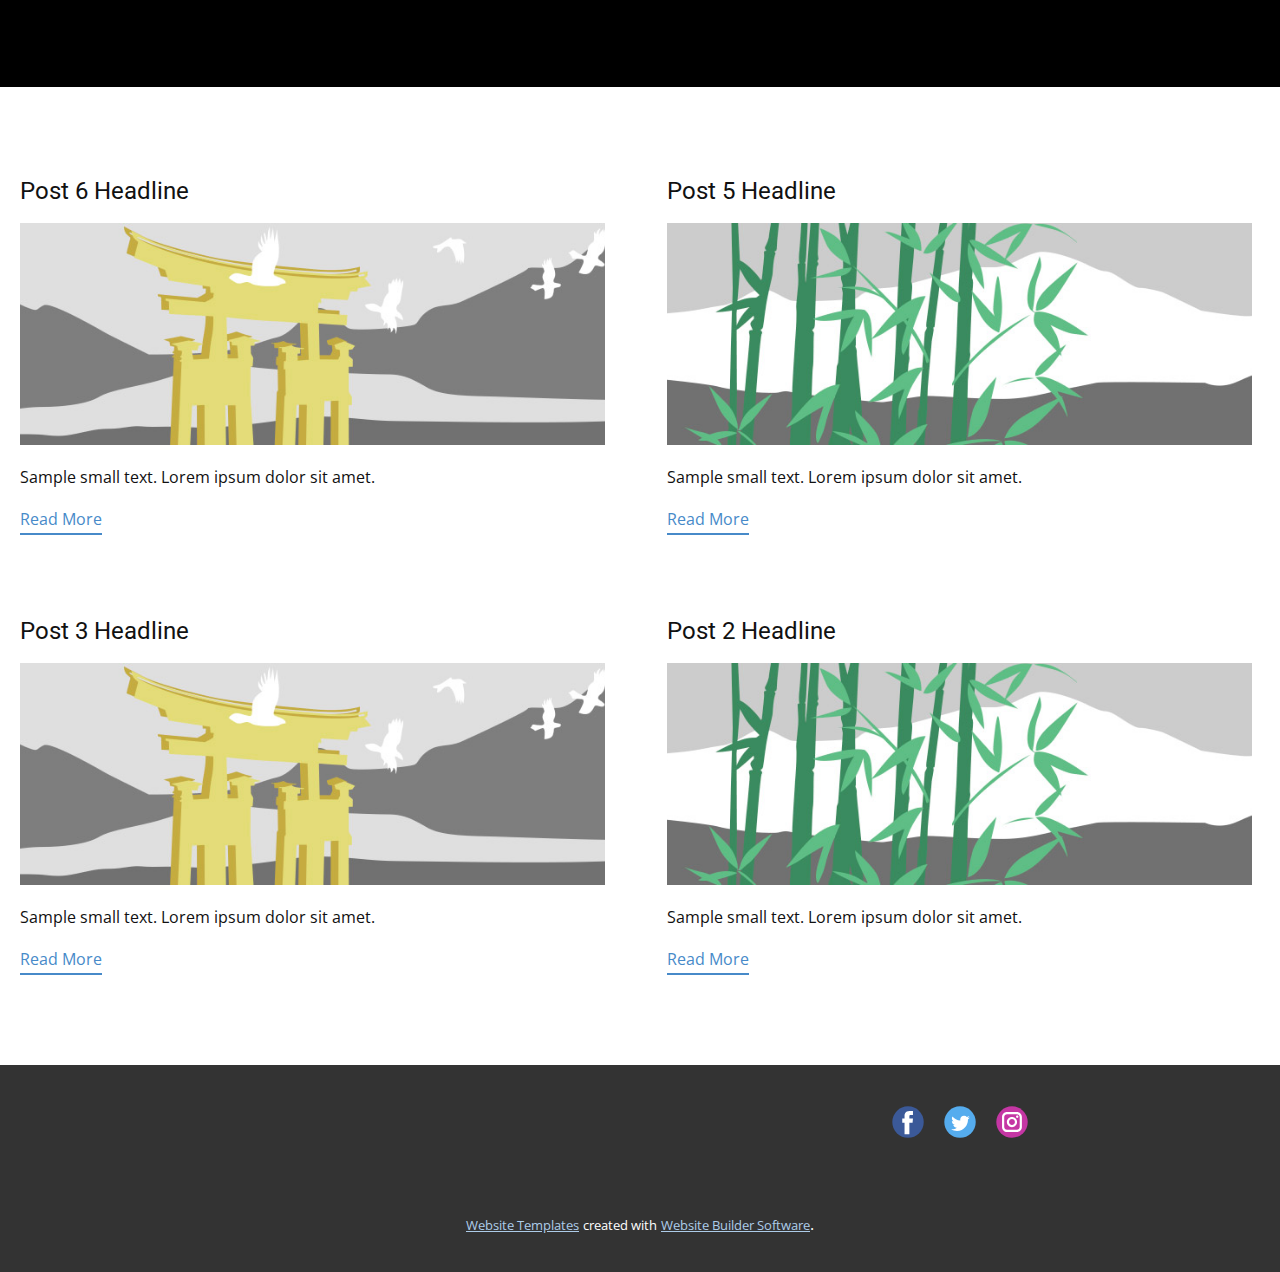
<file: blog/blog.html>
<html style="font-size: 16px;" lang="en"><head>
    <meta name="viewport" content="width=device-width, initial-scale=1.0">
    <meta charset="utf-8">
    <meta name="keywords" content="">
    <meta name="description" content="">
    <title>Blog Template</title>
    <link rel="stylesheet" href="../nicepage.css" media="screen">
<link rel="stylesheet" href="../Blog-Template.css" media="screen">
    <script class="u-script" type="text/javascript" src="../jquery.js" "="" defer=""></script>
    <script class="u-script" type="text/javascript" src="../nicepage.js" "="" defer=""></script>
    <meta name="generator" content="Nicepage 4.15.11, nicepage.com">
    <link id="u-theme-google-font" rel="stylesheet" href="https://fonts.googleapis.com/css?family=Roboto:100,100i,300,300i,400,400i,500,500i,700,700i,900,900i|Open+Sans:300,300i,400,400i,500,500i,600,600i,700,700i,800,800i">
    
    
    <script type="application/ld+json">{
		"@context": "http://schema.org",
		"@type": "Organization",
		"name": "WebSite2494380",
		"sameAs": []
}</script>
    <meta name="theme-color" content="#478ac9">
  </head>
  <body class="u-body u-xl-mode" data-lang="en"><header class="u-black u-clearfix u-header u-sticky u-header" id="sec-91dc"><div class="u-clearfix u-sheet u-valign-middle u-sheet-1">
        <nav class="u-menu u-menu-one-level u-offcanvas u-menu-1">
          <div class="menu-collapse" style="font-size: 1rem; letter-spacing: 0px; font-weight: 700; text-transform: uppercase;">
            <a class="u-button-style u-custom-active-border-color u-custom-active-color u-custom-border u-custom-border-color u-custom-borders u-custom-hover-border-color u-custom-hover-color u-custom-left-right-menu-spacing u-custom-padding-bottom u-custom-text-active-color u-custom-text-color u-custom-text-hover-color u-custom-top-bottom-menu-spacing u-nav-link u-text-active-palette-1-base u-text-hover-palette-2-base" href="#">
              <svg class="u-svg-link" viewBox="0 0 24 24"><use xmlns:xlink="http://www.w3.org/1999/xlink" xlink:href="#menu-hamburger"></use></svg>
              <svg class="u-svg-content" version="1.1" id="menu-hamburger" viewBox="0 0 16 16" x="0px" y="0px" xmlns:xlink="http://www.w3.org/1999/xlink" xmlns="http://www.w3.org/2000/svg"><g><rect y="1" width="16" height="2"></rect><rect y="7" width="16" height="2"></rect><rect y="13" width="16" height="2"></rect>
</g></svg>
            </a>
          </div>
          <div class="u-custom-menu u-nav-container">
            <ul class="u-nav u-spacing-2 u-unstyled u-nav-1"><li class="u-nav-item"><a class="u-border-2 u-border-active-grey-90 u-border-hover-grey-50 u-button-style u-nav-link u-text-active-white u-text-body-alt-color u-text-hover-palette-3-base" href="../Home.html" style="padding: 10px 20px;">Home</a>
</li><li class="u-nav-item"><a class="u-border-2 u-border-active-grey-90 u-border-hover-grey-50 u-button-style u-nav-link u-text-active-white u-text-body-alt-color u-text-hover-palette-3-base" href="../Home.html#carousel_9a6c" data-page-id="2497966" style="padding: 10px 20px;">Project</a>
</li></ul>
          </div>
          <div class="u-custom-menu u-nav-container-collapse">
            <div class="u-black u-container-style u-inner-container-layout u-opacity u-opacity-95 u-sidenav">
              <div class="u-inner-container-layout u-sidenav-overflow">
                <div class="u-menu-close"></div>
                <ul class="u-align-center u-nav u-popupmenu-items u-unstyled u-nav-2"><li class="u-nav-item"><a class="u-button-style u-nav-link" href="../Home.html">Home</a>
</li><li class="u-nav-item"><a class="u-button-style u-nav-link" href="../Home.html#carousel_9a6c" data-page-id="2497966">Project</a>
</li></ul>
              </div>
            </div>
            <div class="u-black u-menu-overlay u-opacity u-opacity-70"></div>
          </div>
        </nav>
      </div></header>
    <section class="u-clearfix u-section-1" id="sec-0aa5">
      <div class="u-clearfix u-sheet u-valign-middle u-sheet-1"><!--blog--><!--blog_options_json--><!--{"type":"Recent","source":"","tags":"","count":""}--><!--/blog_options_json-->
        <div class="u-blog u-expanded-width u-repeater u-repeater-1"><!--blog_post-->
          <div class="u-blog-post u-container-style u-repeater-item u-white u-repeater-item-1">
            <div class="u-container-layout u-similar-container u-valign-top u-container-layout-1"><!--blog_post_header-->
              <h4 class="u-blog-control u-text u-text-1">
                <a class="u-post-header-link" href="../blog/post-5.html">Post 6 Headline</a>
              </h4><!--/blog_post_header--><!--blog_post_image-->
              <a class="u-post-header-link" href="../blog/post-5.html"><img alt="" class="u-blog-control u-expanded-width u-image u-image-default u-image-1" src="[data-uri]"></a><!--/blog_post_image--><!--blog_post_content-->
              <div class="u-blog-control u-post-content u-text u-text-2 fr-view">Sample small text. Lorem ipsum dolor sit amet.</div><!--/blog_post_content--><!--blog_post_readmore-->
              <a href="../blog/post-5.html" class="u-blog-control u-border-2 u-border-palette-1-base u-btn u-btn-rectangle u-button-style u-none u-btn-1"><!--blog_post_readmore_content--><!--options_json--><!--{"content":"","defaultValue":"Read More"}--><!--/options_json-->Read More<!--/blog_post_readmore_content--></a><!--/blog_post_readmore-->
            </div>
          </div><div class="u-blog-post u-container-style u-repeater-item u-video-cover u-white">
            <div class="u-container-layout u-similar-container u-valign-top u-container-layout-2"><!--blog_post_header-->
              <h4 class="u-blog-control u-text u-text-3">
                <a class="u-post-header-link" href="../blog/post-4.html">Post 5 Headline</a>
              </h4><!--/blog_post_header--><!--blog_post_image-->
              <a class="u-post-header-link" href="../blog/post-4.html"><img alt="" class="u-blog-control u-expanded-width u-image u-image-default u-image-2" src="[data-uri]"></a><!--/blog_post_image--><!--blog_post_content-->
              <div class="u-blog-control u-post-content u-text u-text-4 fr-view">Sample small text. Lorem ipsum dolor sit amet.</div><!--/blog_post_content--><!--blog_post_readmore-->
              <a href="../blog/post-4.html" class="u-blog-control u-border-2 u-border-palette-1-base u-btn u-btn-rectangle u-button-style u-none u-btn-2"><!--blog_post_readmore_content--><!--options_json--><!--{"content":"","defaultValue":"Read More"}--><!--/options_json-->Read More<!--/blog_post_readmore_content--></a><!--/blog_post_readmore-->
            </div>
          </div><div class="u-blog-post u-container-style u-repeater-item u-video-cover u-white">
            <div class="u-container-layout u-similar-container u-valign-top u-container-layout-3"><!--blog_post_header-->
              <h4 class="u-blog-control u-text u-text-5">
                <a class="u-post-header-link" href="../blog/post-3.html">Post 4 Headline</a>
              </h4><!--/blog_post_header--><!--blog_post_image-->
              <a class="u-post-header-link" href="../blog/post-3.html"><img alt="" class="u-blog-control u-expanded-width u-image u-image-default u-image-3" src="[data-uri]"></a><!--/blog_post_image--><!--blog_post_content-->
              <div class="u-blog-control u-post-content u-text u-text-6 fr-view">Sample small text. Lorem ipsum dolor sit amet.</div><!--/blog_post_content--><!--blog_post_readmore-->
              <a href="../blog/post-3.html" class="u-blog-control u-border-2 u-border-palette-1-base u-btn u-btn-rectangle u-button-style u-none u-btn-3"><!--blog_post_readmore_content--><!--options_json--><!--{"content":"","defaultValue":"Read More"}--><!--/options_json-->Read More<!--/blog_post_readmore_content--></a><!--/blog_post_readmore-->
            </div>
          </div><div class="u-blog-post u-container-style u-repeater-item u-white u-repeater-item-1">
            <div class="u-container-layout u-similar-container u-valign-top u-container-layout-1"><!--blog_post_header-->
              <h4 class="u-blog-control u-text u-text-1">
                <a class="u-post-header-link" href="../blog/post-2.html">Post 3 Headline</a>
              </h4><!--/blog_post_header--><!--blog_post_image-->
              <a class="u-post-header-link" href="../blog/post-2.html"><img alt="" class="u-blog-control u-expanded-width u-image u-image-default u-image-1" src="[data-uri]"></a><!--/blog_post_image--><!--blog_post_content-->
              <div class="u-blog-control u-post-content u-text u-text-2 fr-view">Sample small text. Lorem ipsum dolor sit amet.</div><!--/blog_post_content--><!--blog_post_readmore-->
              <a href="../blog/post-2.html" class="u-blog-control u-border-2 u-border-palette-1-base u-btn u-btn-rectangle u-button-style u-none u-btn-1"><!--blog_post_readmore_content--><!--options_json--><!--{"content":"","defaultValue":"Read More"}--><!--/options_json-->Read More<!--/blog_post_readmore_content--></a><!--/blog_post_readmore-->
            </div>
          </div><div class="u-blog-post u-container-style u-repeater-item u-video-cover u-white">
            <div class="u-container-layout u-similar-container u-valign-top u-container-layout-2"><!--blog_post_header-->
              <h4 class="u-blog-control u-text u-text-3">
                <a class="u-post-header-link" href="../blog/post-1.html">Post 2 Headline</a>
              </h4><!--/blog_post_header--><!--blog_post_image-->
              <a class="u-post-header-link" href="../blog/post-1.html"><img alt="" class="u-blog-control u-expanded-width u-image u-image-default u-image-2" src="[data-uri]"></a><!--/blog_post_image--><!--blog_post_content-->
              <div class="u-blog-control u-post-content u-text u-text-4 fr-view">Sample small text. Lorem ipsum dolor sit amet.</div><!--/blog_post_content--><!--blog_post_readmore-->
              <a href="../blog/post-1.html" class="u-blog-control u-border-2 u-border-palette-1-base u-btn u-btn-rectangle u-button-style u-none u-btn-2"><!--blog_post_readmore_content--><!--options_json--><!--{"content":"","defaultValue":"Read More"}--><!--/options_json-->Read More<!--/blog_post_readmore_content--></a><!--/blog_post_readmore-->
            </div>
          </div><div class="u-blog-post u-container-style u-repeater-item u-video-cover u-white">
            <div class="u-container-layout u-similar-container u-valign-top u-container-layout-3"><!--blog_post_header-->
              <h4 class="u-blog-control u-text u-text-5">
                <a class="u-post-header-link" href="../blog/post.html">Post 1 Headline</a>
              </h4><!--/blog_post_header--><!--blog_post_image-->
              <a class="u-post-header-link" href="../blog/post.html"><img alt="" class="u-blog-control u-expanded-width u-image u-image-default u-image-3" src="[data-uri]"></a><!--/blog_post_image--><!--blog_post_content-->
              <div class="u-blog-control u-post-content u-text u-text-6 fr-view">Sample small text. Lorem ipsum dolor sit amet.</div><!--/blog_post_content--><!--blog_post_readmore-->
              <a href="../blog/post.html" class="u-blog-control u-border-2 u-border-palette-1-base u-btn u-btn-rectangle u-button-style u-none u-btn-3"><!--blog_post_readmore_content--><!--options_json--><!--{"content":"","defaultValue":"Read More"}--><!--/options_json-->Read More<!--/blog_post_readmore_content--></a><!--/blog_post_readmore-->
            </div>
          </div><!--/blog_post--><!--blog_post-->
          <!--/blog_post--><!--blog_post-->
          <!--/blog_post-->
        </div><!--/blog-->
      </div>
    </section>
    
    
    <footer class="u-align-center-sm u-align-center-xs u-clearfix u-footer u-grey-80" id="sec-3eb0"><div class="u-clearfix u-sheet u-valign-middle u-sheet-1">
        <div class="u-social-icons u-spacing-20 u-social-icons-1">
          <a class="u-social-url" title="facebook" target="_blank" href=""><span class="u-icon u-social-facebook u-social-icon u-icon-1"><svg class="u-svg-link" preserveAspectRatio="xMidYMin slice" viewBox="0 0 112 112" style=""><use xmlns:xlink="http://www.w3.org/1999/xlink" xlink:href="#svg-e53b"></use></svg><svg class="u-svg-content" viewBox="0 0 112 112" x="0" y="0" id="svg-e53b"><circle fill="currentColor" cx="56.1" cy="56.1" r="55"></circle><path fill="#FFFFFF" d="M73.5,31.6h-9.1c-1.4,0-3.6,0.8-3.6,3.9v8.5h12.6L72,58.3H60.8v40.8H43.9V58.3h-8V43.9h8v-9.2
            c0-6.7,3.1-17,17-17h12.5v13.9H73.5z"></path></svg></span>
          </a>
          <a class="u-social-url" title="twitter" target="_blank" href=""><span class="u-icon u-social-icon u-social-twitter u-icon-2"><svg class="u-svg-link" preserveAspectRatio="xMidYMin slice" viewBox="0 0 112 112" style=""><use xmlns:xlink="http://www.w3.org/1999/xlink" xlink:href="#svg-a7f7"></use></svg><svg class="u-svg-content" viewBox="0 0 112 112" x="0" y="0" id="svg-a7f7"><circle fill="currentColor" class="st0" cx="56.1" cy="56.1" r="55"></circle><path fill="#FFFFFF" d="M83.8,47.3c0,0.6,0,1.2,0,1.7c0,17.7-13.5,38.2-38.2,38.2C38,87.2,31,85,25,81.2c1,0.1,2.1,0.2,3.2,0.2
            c6.3,0,12.1-2.1,16.7-5.7c-5.9-0.1-10.8-4-12.5-9.3c0.8,0.2,1.7,0.2,2.5,0.2c1.2,0,2.4-0.2,3.5-0.5c-6.1-1.2-10.8-6.7-10.8-13.1
            c0-0.1,0-0.1,0-0.2c1.8,1,3.9,1.6,6.1,1.7c-3.6-2.4-6-6.5-6-11.2c0-2.5,0.7-4.8,1.8-6.7c6.6,8.1,16.5,13.5,27.6,14
            c-0.2-1-0.3-2-0.3-3.1c0-7.4,6-13.4,13.4-13.4c3.9,0,7.3,1.6,9.8,4.2c3.1-0.6,5.9-1.7,8.5-3.3c-1,3.1-3.1,5.8-5.9,7.4
            c2.7-0.3,5.3-1,7.7-2.1C88.7,43,86.4,45.4,83.8,47.3z"></path></svg></span>
          </a>
          <a class="u-social-url" title="instagram" target="_blank" href=""><span class="u-icon u-social-icon u-social-instagram u-icon-3"><svg class="u-svg-link" preserveAspectRatio="xMidYMin slice" viewBox="0 0 112 112" style=""><use xmlns:xlink="http://www.w3.org/1999/xlink" xlink:href="#svg-e8d3"></use></svg><svg class="u-svg-content" viewBox="0 0 112 112" x="0" y="0" id="svg-e8d3"><circle fill="currentColor" cx="56.1" cy="56.1" r="55"></circle><path fill="#FFFFFF" d="M55.9,38.2c-9.9,0-17.9,8-17.9,17.9C38,66,46,74,55.9,74c9.9,0,17.9-8,17.9-17.9C73.8,46.2,65.8,38.2,55.9,38.2
            z M55.9,66.4c-5.7,0-10.3-4.6-10.3-10.3c-0.1-5.7,4.6-10.3,10.3-10.3c5.7,0,10.3,4.6,10.3,10.3C66.2,61.8,61.6,66.4,55.9,66.4z"></path><path fill="#FFFFFF" d="M74.3,33.5c-2.3,0-4.2,1.9-4.2,4.2s1.9,4.2,4.2,4.2s4.2-1.9,4.2-4.2S76.6,33.5,74.3,33.5z"></path><path fill="#FFFFFF" d="M73.1,21.3H38.6c-9.7,0-17.5,7.9-17.5,17.5v34.5c0,9.7,7.9,17.6,17.5,17.6h34.5c9.7,0,17.5-7.9,17.5-17.5V38.8
            C90.6,29.1,82.7,21.3,73.1,21.3z M83,73.3c0,5.5-4.5,9.9-9.9,9.9H38.6c-5.5,0-9.9-4.5-9.9-9.9V38.8c0-5.5,4.5-9.9,9.9-9.9h34.5
            c5.5,0,9.9,4.5,9.9,9.9V73.3z"></path></svg></span>
          </a>
        </div>
      </div></footer>
    <section class="u-backlink u-clearfix u-grey-80">
      <a class="u-link" href="https://nicepage.com/website-templates" target="_blank">
        <span>Website Templates</span>
      </a>
      <p class="u-text">
        <span>created with</span>
      </p>
      <a class="u-link" href="" target="_blank">
        <span>Website Builder Software</span>
      </a>. 
    </section>
  
</body></html>
</file>
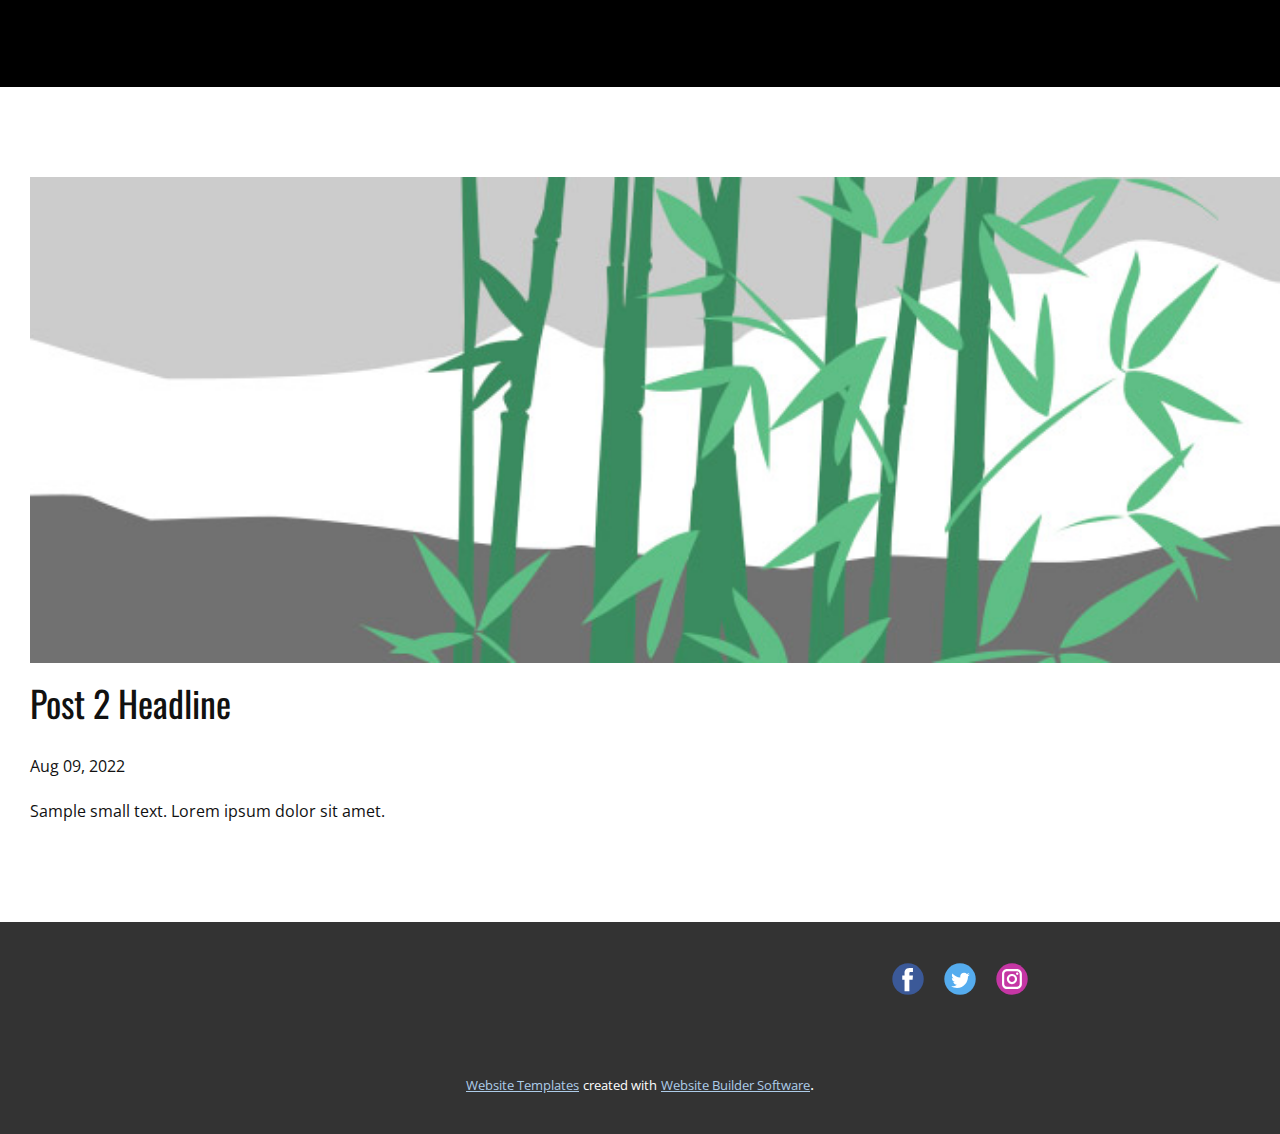
<file: blog/post-1.html>
<!doctype html>
<html style="font-size: 16px;" lang="en"><head>
    <meta name="viewport" content="width=device-width, initial-scale=1.0">
    <meta charset="utf-8">
    <meta name="keywords" content="Post 1 Headline">
    <meta name="description" content="">
    <title>Post 2 Headline</title>
    <link rel="stylesheet" href="../nicepage.css" media="screen">
<link rel="stylesheet" href="../Post-Template.css" media="screen">
    <script class="u-script" type="text/javascript" src="../jquery.js" "="" defer=""></script>
    <script class="u-script" type="text/javascript" src="../nicepage.js" "="" defer=""></script>
    <meta name="generator" content="Nicepage 4.15.11, nicepage.com">
    <link id="u-theme-google-font" rel="stylesheet" href="https://fonts.googleapis.com/css?family=Roboto:100,100i,300,300i,400,400i,500,500i,700,700i,900,900i|Open+Sans:300,300i,400,400i,500,500i,600,600i,700,700i,800,800i">
    <link id="u-page-google-font" rel="stylesheet" href="https://fonts.googleapis.com/css?family=Oswald:200,300,400,500,600,700">
    
    
    <script type="application/ld+json">{
		"@context": "http://schema.org",
		"@type": "Organization",
		"name": "WebSite2494380",
		"sameAs": []
}</script>
    <meta name="theme-color" content="#478ac9">
  </head>
  <body class="u-body u-xl-mode" data-lang="en"><header class="u-black u-clearfix u-header u-sticky u-header" id="sec-91dc"><div class="u-clearfix u-sheet u-valign-middle u-sheet-1">
        <nav class="u-menu u-menu-one-level u-offcanvas u-menu-1">
          <div class="menu-collapse" style="font-size: 1rem; letter-spacing: 0px; font-weight: 700; text-transform: uppercase;">
            <a class="u-button-style u-custom-active-border-color u-custom-active-color u-custom-border u-custom-border-color u-custom-borders u-custom-hover-border-color u-custom-hover-color u-custom-left-right-menu-spacing u-custom-padding-bottom u-custom-text-active-color u-custom-text-color u-custom-text-hover-color u-custom-top-bottom-menu-spacing u-nav-link u-text-active-palette-1-base u-text-hover-palette-2-base" href="#">
              <svg class="u-svg-link" viewBox="0 0 24 24"><use xmlns:xlink="http://www.w3.org/1999/xlink" xlink:href="#menu-hamburger"></use></svg>
              <svg class="u-svg-content" version="1.1" id="menu-hamburger" viewBox="0 0 16 16" x="0px" y="0px" xmlns:xlink="http://www.w3.org/1999/xlink" xmlns="http://www.w3.org/2000/svg"><g><rect y="1" width="16" height="2"></rect><rect y="7" width="16" height="2"></rect><rect y="13" width="16" height="2"></rect>
</g></svg>
            </a>
          </div>
          <div class="u-custom-menu u-nav-container">
            <ul class="u-nav u-spacing-2 u-unstyled u-nav-1"><li class="u-nav-item"><a class="u-border-2 u-border-active-grey-90 u-border-hover-grey-50 u-button-style u-nav-link u-text-active-white u-text-body-alt-color u-text-hover-palette-3-base" href="../Home.html" style="padding: 10px 20px;">Home</a>
</li><li class="u-nav-item"><a class="u-border-2 u-border-active-grey-90 u-border-hover-grey-50 u-button-style u-nav-link u-text-active-white u-text-body-alt-color u-text-hover-palette-3-base" href="../Home.html#carousel_9a6c" data-page-id="2497966" style="padding: 10px 20px;">Project</a>
</li></ul>
          </div>
          <div class="u-custom-menu u-nav-container-collapse">
            <div class="u-black u-container-style u-inner-container-layout u-opacity u-opacity-95 u-sidenav">
              <div class="u-inner-container-layout u-sidenav-overflow">
                <div class="u-menu-close"></div>
                <ul class="u-align-center u-nav u-popupmenu-items u-unstyled u-nav-2"><li class="u-nav-item"><a class="u-button-style u-nav-link" href="../Home.html">Home</a>
</li><li class="u-nav-item"><a class="u-button-style u-nav-link" href="../Home.html#carousel_9a6c" data-page-id="2497966">Project</a>
</li></ul>
              </div>
            </div>
            <div class="u-black u-menu-overlay u-opacity u-opacity-70"></div>
          </div>
        </nav>
      </div></header>
    <section class="u-align-center u-clearfix u-section-1" id="sec-5371">
      <div class="u-clearfix u-sheet u-valign-middle-md u-valign-middle-sm u-valign-middle-xs u-sheet-1"><!--post_details--><!--post_details_options_json--><!--{"source":""}--><!--/post_details_options_json--><!--blog_post-->
        <div class="u-container-style u-expanded-width u-post-details u-post-details-1">
          <div class="u-container-layout u-valign-middle u-container-layout-1"><!--blog_post_image-->
            <img alt="" class="u-blog-control u-expanded-width u-image u-image-default u-image-1" src="[data-uri]"><!--/blog_post_image--><!--blog_post_header-->
            <h2 class="u-blog-control u-text u-text-1">Post 2 Headline</h2><!--/blog_post_header--><!--blog_post_metadata-->
            <div class="u-blog-control u-metadata u-metadata-1"><!--blog_post_metadata_date-->
              <span class="u-meta-date u-meta-icon">Aug 09, 2022</span><!--/blog_post_metadata_date--><!--blog_post_metadata_category-->
              <!--/blog_post_metadata_category--><!--blog_post_metadata_comments-->
              <!--/blog_post_metadata_comments-->
            </div><!--/blog_post_metadata--><!--blog_post_content-->
            <div class="u-align-justify u-blog-control u-post-content u-text u-text-2 fr-view">
  Sample small text. Lorem ipsum dolor sit amet.
  </div><!--/blog_post_content-->
          </div>
        </div><!--/blog_post--><!--/post_details-->
      </div>
    </section>
    
    
    <footer class="u-align-center-sm u-align-center-xs u-clearfix u-footer u-grey-80" id="sec-3eb0"><div class="u-clearfix u-sheet u-valign-middle u-sheet-1">
        <div class="u-social-icons u-spacing-20 u-social-icons-1">
          <a class="u-social-url" title="facebook" target="_blank" href=""><span class="u-icon u-social-facebook u-social-icon u-icon-1"><svg class="u-svg-link" preserveAspectRatio="xMidYMin slice" viewBox="0 0 112 112" style=""><use xmlns:xlink="http://www.w3.org/1999/xlink" xlink:href="#svg-e53b"></use></svg><svg class="u-svg-content" viewBox="0 0 112 112" x="0" y="0" id="svg-e53b"><circle fill="currentColor" cx="56.1" cy="56.1" r="55"></circle><path fill="#FFFFFF" d="M73.5,31.6h-9.1c-1.4,0-3.6,0.8-3.6,3.9v8.5h12.6L72,58.3H60.8v40.8H43.9V58.3h-8V43.9h8v-9.2
            c0-6.7,3.1-17,17-17h12.5v13.9H73.5z"></path></svg></span>
          </a>
          <a class="u-social-url" title="twitter" target="_blank" href=""><span class="u-icon u-social-icon u-social-twitter u-icon-2"><svg class="u-svg-link" preserveAspectRatio="xMidYMin slice" viewBox="0 0 112 112" style=""><use xmlns:xlink="http://www.w3.org/1999/xlink" xlink:href="#svg-a7f7"></use></svg><svg class="u-svg-content" viewBox="0 0 112 112" x="0" y="0" id="svg-a7f7"><circle fill="currentColor" class="st0" cx="56.1" cy="56.1" r="55"></circle><path fill="#FFFFFF" d="M83.8,47.3c0,0.6,0,1.2,0,1.7c0,17.7-13.5,38.2-38.2,38.2C38,87.2,31,85,25,81.2c1,0.1,2.1,0.2,3.2,0.2
            c6.3,0,12.1-2.1,16.7-5.7c-5.9-0.1-10.8-4-12.5-9.3c0.8,0.2,1.7,0.2,2.5,0.2c1.2,0,2.4-0.2,3.5-0.5c-6.1-1.2-10.8-6.7-10.8-13.1
            c0-0.1,0-0.1,0-0.2c1.8,1,3.9,1.6,6.1,1.7c-3.6-2.4-6-6.5-6-11.2c0-2.5,0.7-4.8,1.8-6.7c6.6,8.1,16.5,13.5,27.6,14
            c-0.2-1-0.3-2-0.3-3.1c0-7.4,6-13.4,13.4-13.4c3.9,0,7.3,1.6,9.8,4.2c3.1-0.6,5.9-1.7,8.5-3.3c-1,3.1-3.1,5.8-5.9,7.4
            c2.7-0.3,5.3-1,7.7-2.1C88.7,43,86.4,45.4,83.8,47.3z"></path></svg></span>
          </a>
          <a class="u-social-url" title="instagram" target="_blank" href=""><span class="u-icon u-social-icon u-social-instagram u-icon-3"><svg class="u-svg-link" preserveAspectRatio="xMidYMin slice" viewBox="0 0 112 112" style=""><use xmlns:xlink="http://www.w3.org/1999/xlink" xlink:href="#svg-e8d3"></use></svg><svg class="u-svg-content" viewBox="0 0 112 112" x="0" y="0" id="svg-e8d3"><circle fill="currentColor" cx="56.1" cy="56.1" r="55"></circle><path fill="#FFFFFF" d="M55.9,38.2c-9.9,0-17.9,8-17.9,17.9C38,66,46,74,55.9,74c9.9,0,17.9-8,17.9-17.9C73.8,46.2,65.8,38.2,55.9,38.2
            z M55.9,66.4c-5.7,0-10.3-4.6-10.3-10.3c-0.1-5.7,4.6-10.3,10.3-10.3c5.7,0,10.3,4.6,10.3,10.3C66.2,61.8,61.6,66.4,55.9,66.4z"></path><path fill="#FFFFFF" d="M74.3,33.5c-2.3,0-4.2,1.9-4.2,4.2s1.9,4.2,4.2,4.2s4.2-1.9,4.2-4.2S76.6,33.5,74.3,33.5z"></path><path fill="#FFFFFF" d="M73.1,21.3H38.6c-9.7,0-17.5,7.9-17.5,17.5v34.5c0,9.7,7.9,17.6,17.5,17.6h34.5c9.7,0,17.5-7.9,17.5-17.5V38.8
            C90.6,29.1,82.7,21.3,73.1,21.3z M83,73.3c0,5.5-4.5,9.9-9.9,9.9H38.6c-5.5,0-9.9-4.5-9.9-9.9V38.8c0-5.5,4.5-9.9,9.9-9.9h34.5
            c5.5,0,9.9,4.5,9.9,9.9V73.3z"></path></svg></span>
          </a>
        </div>
      </div></footer>
    <section class="u-backlink u-clearfix u-grey-80">
      <a class="u-link" href="https://nicepage.com/website-templates" target="_blank">
        <span>Website Templates</span>
      </a>
      <p class="u-text">
        <span>created with</span>
      </p>
      <a class="u-link" href="" target="_blank">
        <span>Website Builder Software</span>
      </a>. 
    </section>
  
</body></html>
</file>
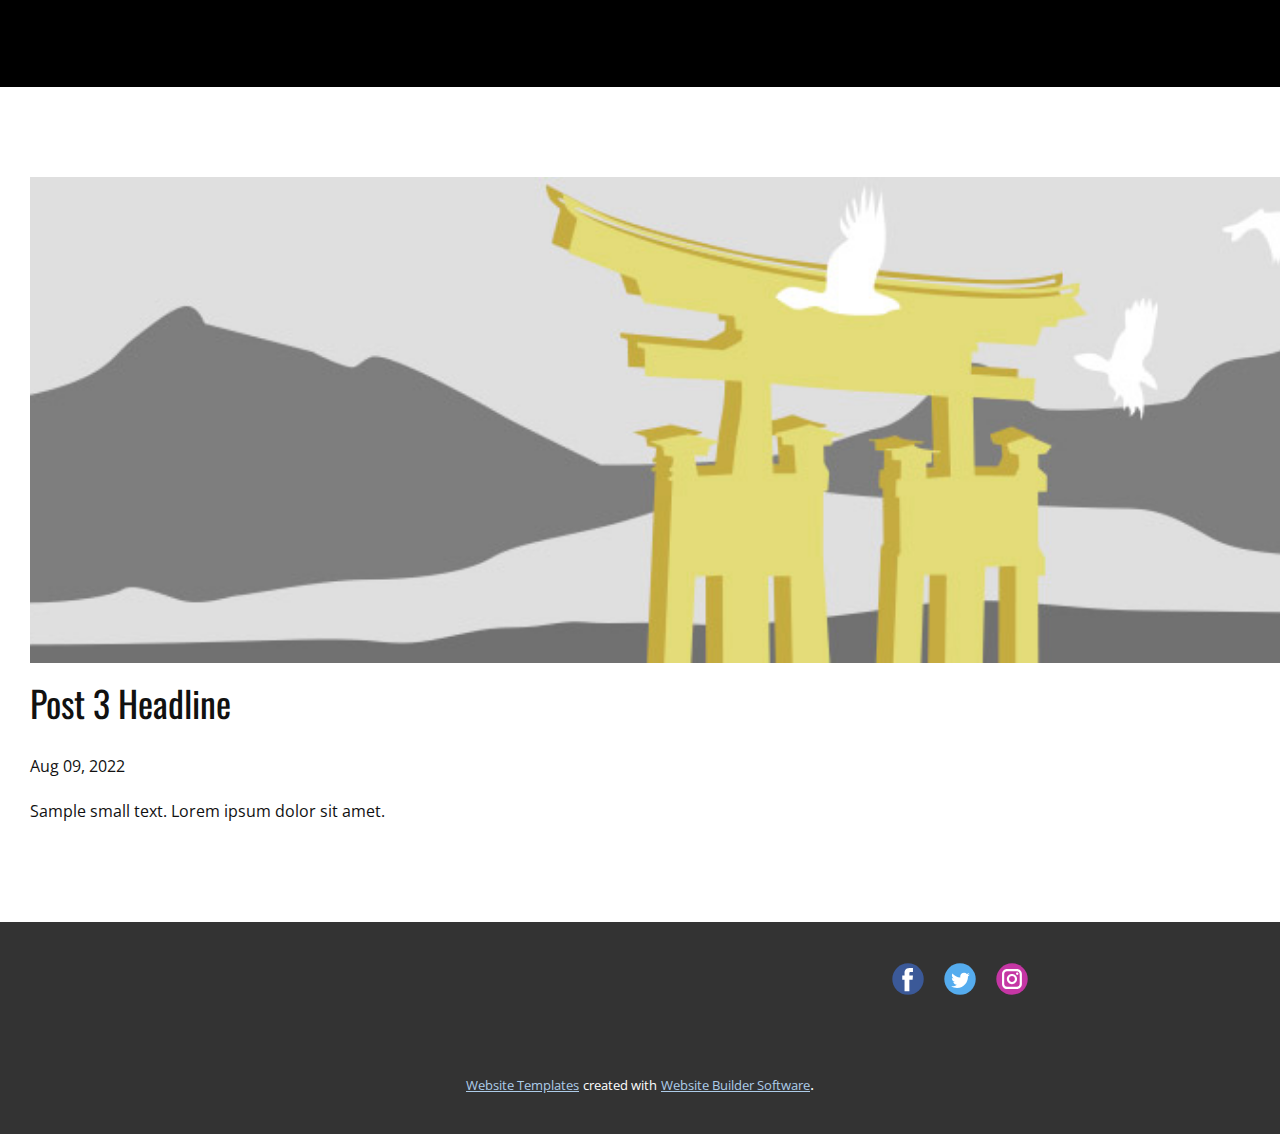
<file: blog/post-2.html>
<!doctype html>
<html style="font-size: 16px;" lang="en"><head>
    <meta name="viewport" content="width=device-width, initial-scale=1.0">
    <meta charset="utf-8">
    <meta name="keywords" content="Post 1 Headline">
    <meta name="description" content="">
    <title>Post 3 Headline</title>
    <link rel="stylesheet" href="../nicepage.css" media="screen">
<link rel="stylesheet" href="../Post-Template.css" media="screen">
    <script class="u-script" type="text/javascript" src="../jquery.js" "="" defer=""></script>
    <script class="u-script" type="text/javascript" src="../nicepage.js" "="" defer=""></script>
    <meta name="generator" content="Nicepage 4.15.11, nicepage.com">
    <link id="u-theme-google-font" rel="stylesheet" href="https://fonts.googleapis.com/css?family=Roboto:100,100i,300,300i,400,400i,500,500i,700,700i,900,900i|Open+Sans:300,300i,400,400i,500,500i,600,600i,700,700i,800,800i">
    <link id="u-page-google-font" rel="stylesheet" href="https://fonts.googleapis.com/css?family=Oswald:200,300,400,500,600,700">
    
    
    <script type="application/ld+json">{
		"@context": "http://schema.org",
		"@type": "Organization",
		"name": "WebSite2494380",
		"sameAs": []
}</script>
    <meta name="theme-color" content="#478ac9">
  </head>
  <body class="u-body u-xl-mode" data-lang="en"><header class="u-black u-clearfix u-header u-sticky u-header" id="sec-91dc"><div class="u-clearfix u-sheet u-valign-middle u-sheet-1">
        <nav class="u-menu u-menu-one-level u-offcanvas u-menu-1">
          <div class="menu-collapse" style="font-size: 1rem; letter-spacing: 0px; font-weight: 700; text-transform: uppercase;">
            <a class="u-button-style u-custom-active-border-color u-custom-active-color u-custom-border u-custom-border-color u-custom-borders u-custom-hover-border-color u-custom-hover-color u-custom-left-right-menu-spacing u-custom-padding-bottom u-custom-text-active-color u-custom-text-color u-custom-text-hover-color u-custom-top-bottom-menu-spacing u-nav-link u-text-active-palette-1-base u-text-hover-palette-2-base" href="#">
              <svg class="u-svg-link" viewBox="0 0 24 24"><use xmlns:xlink="http://www.w3.org/1999/xlink" xlink:href="#menu-hamburger"></use></svg>
              <svg class="u-svg-content" version="1.1" id="menu-hamburger" viewBox="0 0 16 16" x="0px" y="0px" xmlns:xlink="http://www.w3.org/1999/xlink" xmlns="http://www.w3.org/2000/svg"><g><rect y="1" width="16" height="2"></rect><rect y="7" width="16" height="2"></rect><rect y="13" width="16" height="2"></rect>
</g></svg>
            </a>
          </div>
          <div class="u-custom-menu u-nav-container">
            <ul class="u-nav u-spacing-2 u-unstyled u-nav-1"><li class="u-nav-item"><a class="u-border-2 u-border-active-grey-90 u-border-hover-grey-50 u-button-style u-nav-link u-text-active-white u-text-body-alt-color u-text-hover-palette-3-base" href="../Home.html" style="padding: 10px 20px;">Home</a>
</li><li class="u-nav-item"><a class="u-border-2 u-border-active-grey-90 u-border-hover-grey-50 u-button-style u-nav-link u-text-active-white u-text-body-alt-color u-text-hover-palette-3-base" href="../Home.html#carousel_9a6c" data-page-id="2497966" style="padding: 10px 20px;">Project</a>
</li></ul>
          </div>
          <div class="u-custom-menu u-nav-container-collapse">
            <div class="u-black u-container-style u-inner-container-layout u-opacity u-opacity-95 u-sidenav">
              <div class="u-inner-container-layout u-sidenav-overflow">
                <div class="u-menu-close"></div>
                <ul class="u-align-center u-nav u-popupmenu-items u-unstyled u-nav-2"><li class="u-nav-item"><a class="u-button-style u-nav-link" href="../Home.html">Home</a>
</li><li class="u-nav-item"><a class="u-button-style u-nav-link" href="../Home.html#carousel_9a6c" data-page-id="2497966">Project</a>
</li></ul>
              </div>
            </div>
            <div class="u-black u-menu-overlay u-opacity u-opacity-70"></div>
          </div>
        </nav>
      </div></header>
    <section class="u-align-center u-clearfix u-section-1" id="sec-5371">
      <div class="u-clearfix u-sheet u-valign-middle-md u-valign-middle-sm u-valign-middle-xs u-sheet-1"><!--post_details--><!--post_details_options_json--><!--{"source":""}--><!--/post_details_options_json--><!--blog_post-->
        <div class="u-container-style u-expanded-width u-post-details u-post-details-1">
          <div class="u-container-layout u-valign-middle u-container-layout-1"><!--blog_post_image-->
            <img alt="" class="u-blog-control u-expanded-width u-image u-image-default u-image-1" src="[data-uri]"><!--/blog_post_image--><!--blog_post_header-->
            <h2 class="u-blog-control u-text u-text-1">Post 3 Headline</h2><!--/blog_post_header--><!--blog_post_metadata-->
            <div class="u-blog-control u-metadata u-metadata-1"><!--blog_post_metadata_date-->
              <span class="u-meta-date u-meta-icon">Aug 09, 2022</span><!--/blog_post_metadata_date--><!--blog_post_metadata_category-->
              <!--/blog_post_metadata_category--><!--blog_post_metadata_comments-->
              <!--/blog_post_metadata_comments-->
            </div><!--/blog_post_metadata--><!--blog_post_content-->
            <div class="u-align-justify u-blog-control u-post-content u-text u-text-2 fr-view">
  Sample small text. Lorem ipsum dolor sit amet.
  </div><!--/blog_post_content-->
          </div>
        </div><!--/blog_post--><!--/post_details-->
      </div>
    </section>
    
    
    <footer class="u-align-center-sm u-align-center-xs u-clearfix u-footer u-grey-80" id="sec-3eb0"><div class="u-clearfix u-sheet u-valign-middle u-sheet-1">
        <div class="u-social-icons u-spacing-20 u-social-icons-1">
          <a class="u-social-url" title="facebook" target="_blank" href=""><span class="u-icon u-social-facebook u-social-icon u-icon-1"><svg class="u-svg-link" preserveAspectRatio="xMidYMin slice" viewBox="0 0 112 112" style=""><use xmlns:xlink="http://www.w3.org/1999/xlink" xlink:href="#svg-e53b"></use></svg><svg class="u-svg-content" viewBox="0 0 112 112" x="0" y="0" id="svg-e53b"><circle fill="currentColor" cx="56.1" cy="56.1" r="55"></circle><path fill="#FFFFFF" d="M73.5,31.6h-9.1c-1.4,0-3.6,0.8-3.6,3.9v8.5h12.6L72,58.3H60.8v40.8H43.9V58.3h-8V43.9h8v-9.2
            c0-6.7,3.1-17,17-17h12.5v13.9H73.5z"></path></svg></span>
          </a>
          <a class="u-social-url" title="twitter" target="_blank" href=""><span class="u-icon u-social-icon u-social-twitter u-icon-2"><svg class="u-svg-link" preserveAspectRatio="xMidYMin slice" viewBox="0 0 112 112" style=""><use xmlns:xlink="http://www.w3.org/1999/xlink" xlink:href="#svg-a7f7"></use></svg><svg class="u-svg-content" viewBox="0 0 112 112" x="0" y="0" id="svg-a7f7"><circle fill="currentColor" class="st0" cx="56.1" cy="56.1" r="55"></circle><path fill="#FFFFFF" d="M83.8,47.3c0,0.6,0,1.2,0,1.7c0,17.7-13.5,38.2-38.2,38.2C38,87.2,31,85,25,81.2c1,0.1,2.1,0.2,3.2,0.2
            c6.3,0,12.1-2.1,16.7-5.7c-5.9-0.1-10.8-4-12.5-9.3c0.8,0.2,1.7,0.2,2.5,0.2c1.2,0,2.4-0.2,3.5-0.5c-6.1-1.2-10.8-6.7-10.8-13.1
            c0-0.1,0-0.1,0-0.2c1.8,1,3.9,1.6,6.1,1.7c-3.6-2.4-6-6.5-6-11.2c0-2.5,0.7-4.8,1.8-6.7c6.6,8.1,16.5,13.5,27.6,14
            c-0.2-1-0.3-2-0.3-3.1c0-7.4,6-13.4,13.4-13.4c3.9,0,7.3,1.6,9.8,4.2c3.1-0.6,5.9-1.7,8.5-3.3c-1,3.1-3.1,5.8-5.9,7.4
            c2.7-0.3,5.3-1,7.7-2.1C88.7,43,86.4,45.4,83.8,47.3z"></path></svg></span>
          </a>
          <a class="u-social-url" title="instagram" target="_blank" href=""><span class="u-icon u-social-icon u-social-instagram u-icon-3"><svg class="u-svg-link" preserveAspectRatio="xMidYMin slice" viewBox="0 0 112 112" style=""><use xmlns:xlink="http://www.w3.org/1999/xlink" xlink:href="#svg-e8d3"></use></svg><svg class="u-svg-content" viewBox="0 0 112 112" x="0" y="0" id="svg-e8d3"><circle fill="currentColor" cx="56.1" cy="56.1" r="55"></circle><path fill="#FFFFFF" d="M55.9,38.2c-9.9,0-17.9,8-17.9,17.9C38,66,46,74,55.9,74c9.9,0,17.9-8,17.9-17.9C73.8,46.2,65.8,38.2,55.9,38.2
            z M55.9,66.4c-5.7,0-10.3-4.6-10.3-10.3c-0.1-5.7,4.6-10.3,10.3-10.3c5.7,0,10.3,4.6,10.3,10.3C66.2,61.8,61.6,66.4,55.9,66.4z"></path><path fill="#FFFFFF" d="M74.3,33.5c-2.3,0-4.2,1.9-4.2,4.2s1.9,4.2,4.2,4.2s4.2-1.9,4.2-4.2S76.6,33.5,74.3,33.5z"></path><path fill="#FFFFFF" d="M73.1,21.3H38.6c-9.7,0-17.5,7.9-17.5,17.5v34.5c0,9.7,7.9,17.6,17.5,17.6h34.5c9.7,0,17.5-7.9,17.5-17.5V38.8
            C90.6,29.1,82.7,21.3,73.1,21.3z M83,73.3c0,5.5-4.5,9.9-9.9,9.9H38.6c-5.5,0-9.9-4.5-9.9-9.9V38.8c0-5.5,4.5-9.9,9.9-9.9h34.5
            c5.5,0,9.9,4.5,9.9,9.9V73.3z"></path></svg></span>
          </a>
        </div>
      </div></footer>
    <section class="u-backlink u-clearfix u-grey-80">
      <a class="u-link" href="https://nicepage.com/website-templates" target="_blank">
        <span>Website Templates</span>
      </a>
      <p class="u-text">
        <span>created with</span>
      </p>
      <a class="u-link" href="" target="_blank">
        <span>Website Builder Software</span>
      </a>. 
    </section>
  
</body></html>
</file>
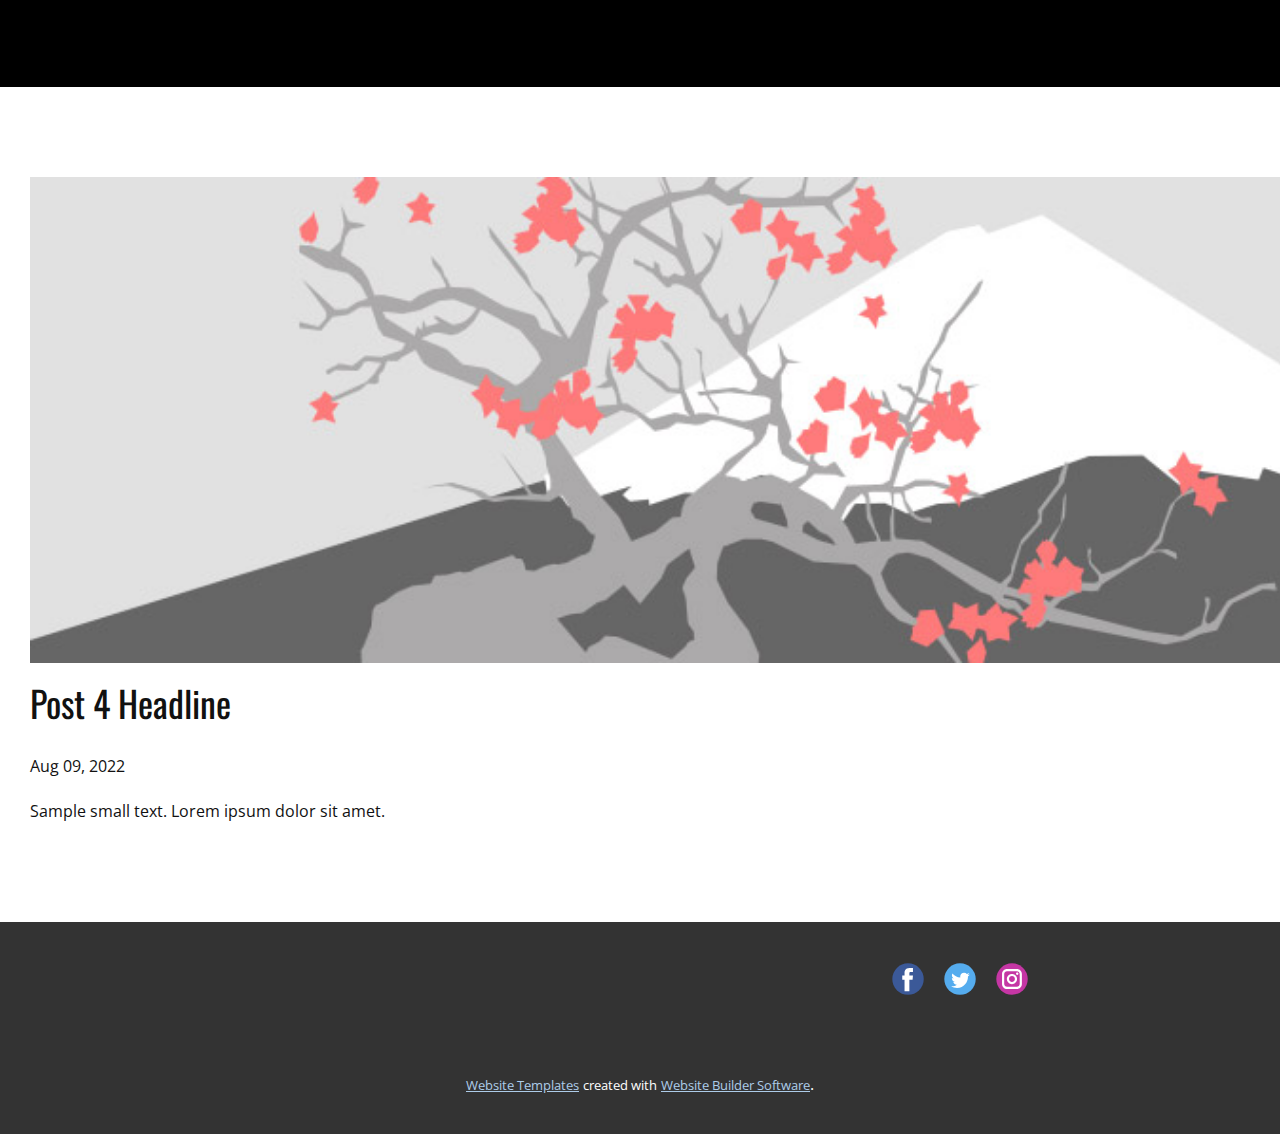
<file: blog/post-3.html>
<!doctype html>
<html style="font-size: 16px;" lang="en"><head>
    <meta name="viewport" content="width=device-width, initial-scale=1.0">
    <meta charset="utf-8">
    <meta name="keywords" content="Post 1 Headline">
    <meta name="description" content="">
    <title>Post 4 Headline</title>
    <link rel="stylesheet" href="../nicepage.css" media="screen">
<link rel="stylesheet" href="../Post-Template.css" media="screen">
    <script class="u-script" type="text/javascript" src="../jquery.js" "="" defer=""></script>
    <script class="u-script" type="text/javascript" src="../nicepage.js" "="" defer=""></script>
    <meta name="generator" content="Nicepage 4.15.11, nicepage.com">
    <link id="u-theme-google-font" rel="stylesheet" href="https://fonts.googleapis.com/css?family=Roboto:100,100i,300,300i,400,400i,500,500i,700,700i,900,900i|Open+Sans:300,300i,400,400i,500,500i,600,600i,700,700i,800,800i">
    <link id="u-page-google-font" rel="stylesheet" href="https://fonts.googleapis.com/css?family=Oswald:200,300,400,500,600,700">
    
    
    <script type="application/ld+json">{
		"@context": "http://schema.org",
		"@type": "Organization",
		"name": "WebSite2494380",
		"sameAs": []
}</script>
    <meta name="theme-color" content="#478ac9">
  </head>
  <body class="u-body u-xl-mode" data-lang="en"><header class="u-black u-clearfix u-header u-sticky u-header" id="sec-91dc"><div class="u-clearfix u-sheet u-valign-middle u-sheet-1">
        <nav class="u-menu u-menu-one-level u-offcanvas u-menu-1">
          <div class="menu-collapse" style="font-size: 1rem; letter-spacing: 0px; font-weight: 700; text-transform: uppercase;">
            <a class="u-button-style u-custom-active-border-color u-custom-active-color u-custom-border u-custom-border-color u-custom-borders u-custom-hover-border-color u-custom-hover-color u-custom-left-right-menu-spacing u-custom-padding-bottom u-custom-text-active-color u-custom-text-color u-custom-text-hover-color u-custom-top-bottom-menu-spacing u-nav-link u-text-active-palette-1-base u-text-hover-palette-2-base" href="#">
              <svg class="u-svg-link" viewBox="0 0 24 24"><use xmlns:xlink="http://www.w3.org/1999/xlink" xlink:href="#menu-hamburger"></use></svg>
              <svg class="u-svg-content" version="1.1" id="menu-hamburger" viewBox="0 0 16 16" x="0px" y="0px" xmlns:xlink="http://www.w3.org/1999/xlink" xmlns="http://www.w3.org/2000/svg"><g><rect y="1" width="16" height="2"></rect><rect y="7" width="16" height="2"></rect><rect y="13" width="16" height="2"></rect>
</g></svg>
            </a>
          </div>
          <div class="u-custom-menu u-nav-container">
            <ul class="u-nav u-spacing-2 u-unstyled u-nav-1"><li class="u-nav-item"><a class="u-border-2 u-border-active-grey-90 u-border-hover-grey-50 u-button-style u-nav-link u-text-active-white u-text-body-alt-color u-text-hover-palette-3-base" href="../Home.html" style="padding: 10px 20px;">Home</a>
</li><li class="u-nav-item"><a class="u-border-2 u-border-active-grey-90 u-border-hover-grey-50 u-button-style u-nav-link u-text-active-white u-text-body-alt-color u-text-hover-palette-3-base" href="../Home.html#carousel_9a6c" data-page-id="2497966" style="padding: 10px 20px;">Project</a>
</li></ul>
          </div>
          <div class="u-custom-menu u-nav-container-collapse">
            <div class="u-black u-container-style u-inner-container-layout u-opacity u-opacity-95 u-sidenav">
              <div class="u-inner-container-layout u-sidenav-overflow">
                <div class="u-menu-close"></div>
                <ul class="u-align-center u-nav u-popupmenu-items u-unstyled u-nav-2"><li class="u-nav-item"><a class="u-button-style u-nav-link" href="../Home.html">Home</a>
</li><li class="u-nav-item"><a class="u-button-style u-nav-link" href="../Home.html#carousel_9a6c" data-page-id="2497966">Project</a>
</li></ul>
              </div>
            </div>
            <div class="u-black u-menu-overlay u-opacity u-opacity-70"></div>
          </div>
        </nav>
      </div></header>
    <section class="u-align-center u-clearfix u-section-1" id="sec-5371">
      <div class="u-clearfix u-sheet u-valign-middle-md u-valign-middle-sm u-valign-middle-xs u-sheet-1"><!--post_details--><!--post_details_options_json--><!--{"source":""}--><!--/post_details_options_json--><!--blog_post-->
        <div class="u-container-style u-expanded-width u-post-details u-post-details-1">
          <div class="u-container-layout u-valign-middle u-container-layout-1"><!--blog_post_image-->
            <img alt="" class="u-blog-control u-expanded-width u-image u-image-default u-image-1" src="[data-uri]"><!--/blog_post_image--><!--blog_post_header-->
            <h2 class="u-blog-control u-text u-text-1">Post 4 Headline</h2><!--/blog_post_header--><!--blog_post_metadata-->
            <div class="u-blog-control u-metadata u-metadata-1"><!--blog_post_metadata_date-->
              <span class="u-meta-date u-meta-icon">Aug 09, 2022</span><!--/blog_post_metadata_date--><!--blog_post_metadata_category-->
              <!--/blog_post_metadata_category--><!--blog_post_metadata_comments-->
              <!--/blog_post_metadata_comments-->
            </div><!--/blog_post_metadata--><!--blog_post_content-->
            <div class="u-align-justify u-blog-control u-post-content u-text u-text-2 fr-view">
  Sample small text. Lorem ipsum dolor sit amet.
  </div><!--/blog_post_content-->
          </div>
        </div><!--/blog_post--><!--/post_details-->
      </div>
    </section>
    
    
    <footer class="u-align-center-sm u-align-center-xs u-clearfix u-footer u-grey-80" id="sec-3eb0"><div class="u-clearfix u-sheet u-valign-middle u-sheet-1">
        <div class="u-social-icons u-spacing-20 u-social-icons-1">
          <a class="u-social-url" title="facebook" target="_blank" href=""><span class="u-icon u-social-facebook u-social-icon u-icon-1"><svg class="u-svg-link" preserveAspectRatio="xMidYMin slice" viewBox="0 0 112 112" style=""><use xmlns:xlink="http://www.w3.org/1999/xlink" xlink:href="#svg-e53b"></use></svg><svg class="u-svg-content" viewBox="0 0 112 112" x="0" y="0" id="svg-e53b"><circle fill="currentColor" cx="56.1" cy="56.1" r="55"></circle><path fill="#FFFFFF" d="M73.5,31.6h-9.1c-1.4,0-3.6,0.8-3.6,3.9v8.5h12.6L72,58.3H60.8v40.8H43.9V58.3h-8V43.9h8v-9.2
            c0-6.7,3.1-17,17-17h12.5v13.9H73.5z"></path></svg></span>
          </a>
          <a class="u-social-url" title="twitter" target="_blank" href=""><span class="u-icon u-social-icon u-social-twitter u-icon-2"><svg class="u-svg-link" preserveAspectRatio="xMidYMin slice" viewBox="0 0 112 112" style=""><use xmlns:xlink="http://www.w3.org/1999/xlink" xlink:href="#svg-a7f7"></use></svg><svg class="u-svg-content" viewBox="0 0 112 112" x="0" y="0" id="svg-a7f7"><circle fill="currentColor" class="st0" cx="56.1" cy="56.1" r="55"></circle><path fill="#FFFFFF" d="M83.8,47.3c0,0.6,0,1.2,0,1.7c0,17.7-13.5,38.2-38.2,38.2C38,87.2,31,85,25,81.2c1,0.1,2.1,0.2,3.2,0.2
            c6.3,0,12.1-2.1,16.7-5.7c-5.9-0.1-10.8-4-12.5-9.3c0.8,0.2,1.7,0.2,2.5,0.2c1.2,0,2.4-0.2,3.5-0.5c-6.1-1.2-10.8-6.7-10.8-13.1
            c0-0.1,0-0.1,0-0.2c1.8,1,3.9,1.6,6.1,1.7c-3.6-2.4-6-6.5-6-11.2c0-2.5,0.7-4.8,1.8-6.7c6.6,8.1,16.5,13.5,27.6,14
            c-0.2-1-0.3-2-0.3-3.1c0-7.4,6-13.4,13.4-13.4c3.9,0,7.3,1.6,9.8,4.2c3.1-0.6,5.9-1.7,8.5-3.3c-1,3.1-3.1,5.8-5.9,7.4
            c2.7-0.3,5.3-1,7.7-2.1C88.7,43,86.4,45.4,83.8,47.3z"></path></svg></span>
          </a>
          <a class="u-social-url" title="instagram" target="_blank" href=""><span class="u-icon u-social-icon u-social-instagram u-icon-3"><svg class="u-svg-link" preserveAspectRatio="xMidYMin slice" viewBox="0 0 112 112" style=""><use xmlns:xlink="http://www.w3.org/1999/xlink" xlink:href="#svg-e8d3"></use></svg><svg class="u-svg-content" viewBox="0 0 112 112" x="0" y="0" id="svg-e8d3"><circle fill="currentColor" cx="56.1" cy="56.1" r="55"></circle><path fill="#FFFFFF" d="M55.9,38.2c-9.9,0-17.9,8-17.9,17.9C38,66,46,74,55.9,74c9.9,0,17.9-8,17.9-17.9C73.8,46.2,65.8,38.2,55.9,38.2
            z M55.9,66.4c-5.7,0-10.3-4.6-10.3-10.3c-0.1-5.7,4.6-10.3,10.3-10.3c5.7,0,10.3,4.6,10.3,10.3C66.2,61.8,61.6,66.4,55.9,66.4z"></path><path fill="#FFFFFF" d="M74.3,33.5c-2.3,0-4.2,1.9-4.2,4.2s1.9,4.2,4.2,4.2s4.2-1.9,4.2-4.2S76.6,33.5,74.3,33.5z"></path><path fill="#FFFFFF" d="M73.1,21.3H38.6c-9.7,0-17.5,7.9-17.5,17.5v34.5c0,9.7,7.9,17.6,17.5,17.6h34.5c9.7,0,17.5-7.9,17.5-17.5V38.8
            C90.6,29.1,82.7,21.3,73.1,21.3z M83,73.3c0,5.5-4.5,9.9-9.9,9.9H38.6c-5.5,0-9.9-4.5-9.9-9.9V38.8c0-5.5,4.5-9.9,9.9-9.9h34.5
            c5.5,0,9.9,4.5,9.9,9.9V73.3z"></path></svg></span>
          </a>
        </div>
      </div></footer>
    <section class="u-backlink u-clearfix u-grey-80">
      <a class="u-link" href="https://nicepage.com/website-templates" target="_blank">
        <span>Website Templates</span>
      </a>
      <p class="u-text">
        <span>created with</span>
      </p>
      <a class="u-link" href="" target="_blank">
        <span>Website Builder Software</span>
      </a>. 
    </section>
  
</body></html>
</file>
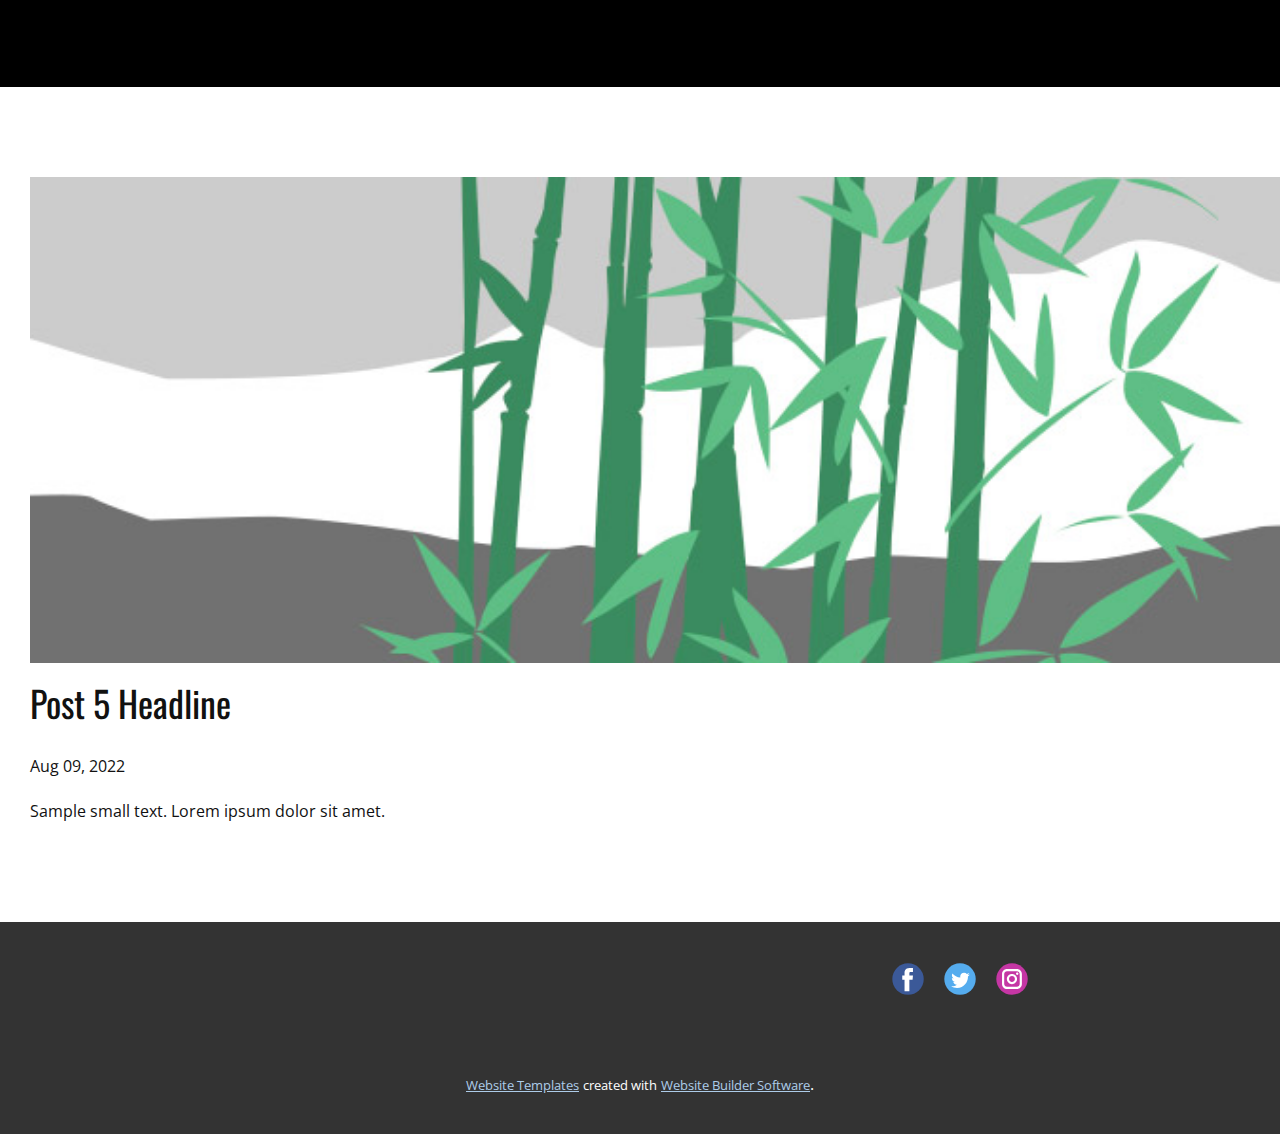
<file: blog/post-4.html>
<!doctype html>
<html style="font-size: 16px;" lang="en"><head>
    <meta name="viewport" content="width=device-width, initial-scale=1.0">
    <meta charset="utf-8">
    <meta name="keywords" content="Post 1 Headline">
    <meta name="description" content="">
    <title>Post 5 Headline</title>
    <link rel="stylesheet" href="../nicepage.css" media="screen">
<link rel="stylesheet" href="../Post-Template.css" media="screen">
    <script class="u-script" type="text/javascript" src="../jquery.js" "="" defer=""></script>
    <script class="u-script" type="text/javascript" src="../nicepage.js" "="" defer=""></script>
    <meta name="generator" content="Nicepage 4.15.11, nicepage.com">
    <link id="u-theme-google-font" rel="stylesheet" href="https://fonts.googleapis.com/css?family=Roboto:100,100i,300,300i,400,400i,500,500i,700,700i,900,900i|Open+Sans:300,300i,400,400i,500,500i,600,600i,700,700i,800,800i">
    <link id="u-page-google-font" rel="stylesheet" href="https://fonts.googleapis.com/css?family=Oswald:200,300,400,500,600,700">
    
    
    <script type="application/ld+json">{
		"@context": "http://schema.org",
		"@type": "Organization",
		"name": "WebSite2494380",
		"sameAs": []
}</script>
    <meta name="theme-color" content="#478ac9">
  </head>
  <body class="u-body u-xl-mode" data-lang="en"><header class="u-black u-clearfix u-header u-sticky u-header" id="sec-91dc"><div class="u-clearfix u-sheet u-valign-middle u-sheet-1">
        <nav class="u-menu u-menu-one-level u-offcanvas u-menu-1">
          <div class="menu-collapse" style="font-size: 1rem; letter-spacing: 0px; font-weight: 700; text-transform: uppercase;">
            <a class="u-button-style u-custom-active-border-color u-custom-active-color u-custom-border u-custom-border-color u-custom-borders u-custom-hover-border-color u-custom-hover-color u-custom-left-right-menu-spacing u-custom-padding-bottom u-custom-text-active-color u-custom-text-color u-custom-text-hover-color u-custom-top-bottom-menu-spacing u-nav-link u-text-active-palette-1-base u-text-hover-palette-2-base" href="#">
              <svg class="u-svg-link" viewBox="0 0 24 24"><use xmlns:xlink="http://www.w3.org/1999/xlink" xlink:href="#menu-hamburger"></use></svg>
              <svg class="u-svg-content" version="1.1" id="menu-hamburger" viewBox="0 0 16 16" x="0px" y="0px" xmlns:xlink="http://www.w3.org/1999/xlink" xmlns="http://www.w3.org/2000/svg"><g><rect y="1" width="16" height="2"></rect><rect y="7" width="16" height="2"></rect><rect y="13" width="16" height="2"></rect>
</g></svg>
            </a>
          </div>
          <div class="u-custom-menu u-nav-container">
            <ul class="u-nav u-spacing-2 u-unstyled u-nav-1"><li class="u-nav-item"><a class="u-border-2 u-border-active-grey-90 u-border-hover-grey-50 u-button-style u-nav-link u-text-active-white u-text-body-alt-color u-text-hover-palette-3-base" href="../Home.html" style="padding: 10px 20px;">Home</a>
</li><li class="u-nav-item"><a class="u-border-2 u-border-active-grey-90 u-border-hover-grey-50 u-button-style u-nav-link u-text-active-white u-text-body-alt-color u-text-hover-palette-3-base" href="../Home.html#carousel_9a6c" data-page-id="2497966" style="padding: 10px 20px;">Project</a>
</li></ul>
          </div>
          <div class="u-custom-menu u-nav-container-collapse">
            <div class="u-black u-container-style u-inner-container-layout u-opacity u-opacity-95 u-sidenav">
              <div class="u-inner-container-layout u-sidenav-overflow">
                <div class="u-menu-close"></div>
                <ul class="u-align-center u-nav u-popupmenu-items u-unstyled u-nav-2"><li class="u-nav-item"><a class="u-button-style u-nav-link" href="../Home.html">Home</a>
</li><li class="u-nav-item"><a class="u-button-style u-nav-link" href="../Home.html#carousel_9a6c" data-page-id="2497966">Project</a>
</li></ul>
              </div>
            </div>
            <div class="u-black u-menu-overlay u-opacity u-opacity-70"></div>
          </div>
        </nav>
      </div></header>
    <section class="u-align-center u-clearfix u-section-1" id="sec-5371">
      <div class="u-clearfix u-sheet u-valign-middle-md u-valign-middle-sm u-valign-middle-xs u-sheet-1"><!--post_details--><!--post_details_options_json--><!--{"source":""}--><!--/post_details_options_json--><!--blog_post-->
        <div class="u-container-style u-expanded-width u-post-details u-post-details-1">
          <div class="u-container-layout u-valign-middle u-container-layout-1"><!--blog_post_image-->
            <img alt="" class="u-blog-control u-expanded-width u-image u-image-default u-image-1" src="[data-uri]"><!--/blog_post_image--><!--blog_post_header-->
            <h2 class="u-blog-control u-text u-text-1">Post 5 Headline</h2><!--/blog_post_header--><!--blog_post_metadata-->
            <div class="u-blog-control u-metadata u-metadata-1"><!--blog_post_metadata_date-->
              <span class="u-meta-date u-meta-icon">Aug 09, 2022</span><!--/blog_post_metadata_date--><!--blog_post_metadata_category-->
              <!--/blog_post_metadata_category--><!--blog_post_metadata_comments-->
              <!--/blog_post_metadata_comments-->
            </div><!--/blog_post_metadata--><!--blog_post_content-->
            <div class="u-align-justify u-blog-control u-post-content u-text u-text-2 fr-view">
  Sample small text. Lorem ipsum dolor sit amet.
  </div><!--/blog_post_content-->
          </div>
        </div><!--/blog_post--><!--/post_details-->
      </div>
    </section>
    
    
    <footer class="u-align-center-sm u-align-center-xs u-clearfix u-footer u-grey-80" id="sec-3eb0"><div class="u-clearfix u-sheet u-valign-middle u-sheet-1">
        <div class="u-social-icons u-spacing-20 u-social-icons-1">
          <a class="u-social-url" title="facebook" target="_blank" href=""><span class="u-icon u-social-facebook u-social-icon u-icon-1"><svg class="u-svg-link" preserveAspectRatio="xMidYMin slice" viewBox="0 0 112 112" style=""><use xmlns:xlink="http://www.w3.org/1999/xlink" xlink:href="#svg-e53b"></use></svg><svg class="u-svg-content" viewBox="0 0 112 112" x="0" y="0" id="svg-e53b"><circle fill="currentColor" cx="56.1" cy="56.1" r="55"></circle><path fill="#FFFFFF" d="M73.5,31.6h-9.1c-1.4,0-3.6,0.8-3.6,3.9v8.5h12.6L72,58.3H60.8v40.8H43.9V58.3h-8V43.9h8v-9.2
            c0-6.7,3.1-17,17-17h12.5v13.9H73.5z"></path></svg></span>
          </a>
          <a class="u-social-url" title="twitter" target="_blank" href=""><span class="u-icon u-social-icon u-social-twitter u-icon-2"><svg class="u-svg-link" preserveAspectRatio="xMidYMin slice" viewBox="0 0 112 112" style=""><use xmlns:xlink="http://www.w3.org/1999/xlink" xlink:href="#svg-a7f7"></use></svg><svg class="u-svg-content" viewBox="0 0 112 112" x="0" y="0" id="svg-a7f7"><circle fill="currentColor" class="st0" cx="56.1" cy="56.1" r="55"></circle><path fill="#FFFFFF" d="M83.8,47.3c0,0.6,0,1.2,0,1.7c0,17.7-13.5,38.2-38.2,38.2C38,87.2,31,85,25,81.2c1,0.1,2.1,0.2,3.2,0.2
            c6.3,0,12.1-2.1,16.7-5.7c-5.9-0.1-10.8-4-12.5-9.3c0.8,0.2,1.7,0.2,2.5,0.2c1.2,0,2.4-0.2,3.5-0.5c-6.1-1.2-10.8-6.7-10.8-13.1
            c0-0.1,0-0.1,0-0.2c1.8,1,3.9,1.6,6.1,1.7c-3.6-2.4-6-6.5-6-11.2c0-2.5,0.7-4.8,1.8-6.7c6.6,8.1,16.5,13.5,27.6,14
            c-0.2-1-0.3-2-0.3-3.1c0-7.4,6-13.4,13.4-13.4c3.9,0,7.3,1.6,9.8,4.2c3.1-0.6,5.9-1.7,8.5-3.3c-1,3.1-3.1,5.8-5.9,7.4
            c2.7-0.3,5.3-1,7.7-2.1C88.7,43,86.4,45.4,83.8,47.3z"></path></svg></span>
          </a>
          <a class="u-social-url" title="instagram" target="_blank" href=""><span class="u-icon u-social-icon u-social-instagram u-icon-3"><svg class="u-svg-link" preserveAspectRatio="xMidYMin slice" viewBox="0 0 112 112" style=""><use xmlns:xlink="http://www.w3.org/1999/xlink" xlink:href="#svg-e8d3"></use></svg><svg class="u-svg-content" viewBox="0 0 112 112" x="0" y="0" id="svg-e8d3"><circle fill="currentColor" cx="56.1" cy="56.1" r="55"></circle><path fill="#FFFFFF" d="M55.9,38.2c-9.9,0-17.9,8-17.9,17.9C38,66,46,74,55.9,74c9.9,0,17.9-8,17.9-17.9C73.8,46.2,65.8,38.2,55.9,38.2
            z M55.9,66.4c-5.7,0-10.3-4.6-10.3-10.3c-0.1-5.7,4.6-10.3,10.3-10.3c5.7,0,10.3,4.6,10.3,10.3C66.2,61.8,61.6,66.4,55.9,66.4z"></path><path fill="#FFFFFF" d="M74.3,33.5c-2.3,0-4.2,1.9-4.2,4.2s1.9,4.2,4.2,4.2s4.2-1.9,4.2-4.2S76.6,33.5,74.3,33.5z"></path><path fill="#FFFFFF" d="M73.1,21.3H38.6c-9.7,0-17.5,7.9-17.5,17.5v34.5c0,9.7,7.9,17.6,17.5,17.6h34.5c9.7,0,17.5-7.9,17.5-17.5V38.8
            C90.6,29.1,82.7,21.3,73.1,21.3z M83,73.3c0,5.5-4.5,9.9-9.9,9.9H38.6c-5.5,0-9.9-4.5-9.9-9.9V38.8c0-5.5,4.5-9.9,9.9-9.9h34.5
            c5.5,0,9.9,4.5,9.9,9.9V73.3z"></path></svg></span>
          </a>
        </div>
      </div></footer>
    <section class="u-backlink u-clearfix u-grey-80">
      <a class="u-link" href="https://nicepage.com/website-templates" target="_blank">
        <span>Website Templates</span>
      </a>
      <p class="u-text">
        <span>created with</span>
      </p>
      <a class="u-link" href="" target="_blank">
        <span>Website Builder Software</span>
      </a>. 
    </section>
  
</body></html>
</file>
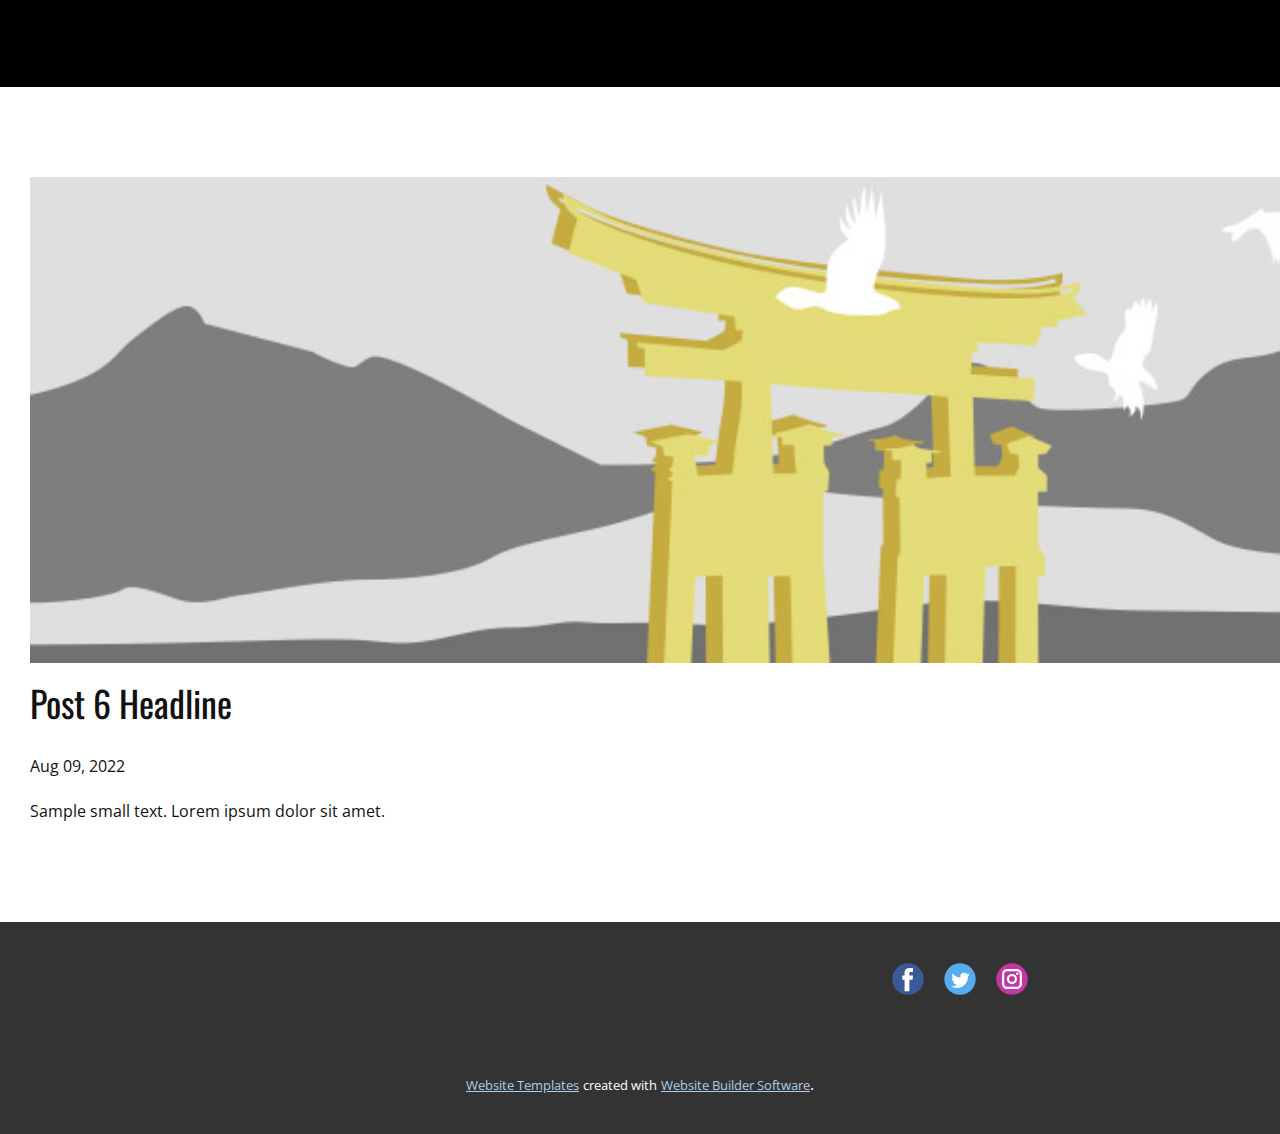
<file: blog/post-5.html>
<!doctype html>
<html style="font-size: 16px;" lang="en"><head>
    <meta name="viewport" content="width=device-width, initial-scale=1.0">
    <meta charset="utf-8">
    <meta name="keywords" content="Post 1 Headline">
    <meta name="description" content="">
    <title>Post 6 Headline</title>
    <link rel="stylesheet" href="../nicepage.css" media="screen">
<link rel="stylesheet" href="../Post-Template.css" media="screen">
    <script class="u-script" type="text/javascript" src="../jquery.js" "="" defer=""></script>
    <script class="u-script" type="text/javascript" src="../nicepage.js" "="" defer=""></script>
    <meta name="generator" content="Nicepage 4.15.11, nicepage.com">
    <link id="u-theme-google-font" rel="stylesheet" href="https://fonts.googleapis.com/css?family=Roboto:100,100i,300,300i,400,400i,500,500i,700,700i,900,900i|Open+Sans:300,300i,400,400i,500,500i,600,600i,700,700i,800,800i">
    <link id="u-page-google-font" rel="stylesheet" href="https://fonts.googleapis.com/css?family=Oswald:200,300,400,500,600,700">
    
    
    <script type="application/ld+json">{
		"@context": "http://schema.org",
		"@type": "Organization",
		"name": "WebSite2494380",
		"sameAs": []
}</script>
    <meta name="theme-color" content="#478ac9">
  </head>
  <body class="u-body u-xl-mode" data-lang="en"><header class="u-black u-clearfix u-header u-sticky u-header" id="sec-91dc"><div class="u-clearfix u-sheet u-valign-middle u-sheet-1">
        <nav class="u-menu u-menu-one-level u-offcanvas u-menu-1">
          <div class="menu-collapse" style="font-size: 1rem; letter-spacing: 0px; font-weight: 700; text-transform: uppercase;">
            <a class="u-button-style u-custom-active-border-color u-custom-active-color u-custom-border u-custom-border-color u-custom-borders u-custom-hover-border-color u-custom-hover-color u-custom-left-right-menu-spacing u-custom-padding-bottom u-custom-text-active-color u-custom-text-color u-custom-text-hover-color u-custom-top-bottom-menu-spacing u-nav-link u-text-active-palette-1-base u-text-hover-palette-2-base" href="#">
              <svg class="u-svg-link" viewBox="0 0 24 24"><use xmlns:xlink="http://www.w3.org/1999/xlink" xlink:href="#menu-hamburger"></use></svg>
              <svg class="u-svg-content" version="1.1" id="menu-hamburger" viewBox="0 0 16 16" x="0px" y="0px" xmlns:xlink="http://www.w3.org/1999/xlink" xmlns="http://www.w3.org/2000/svg"><g><rect y="1" width="16" height="2"></rect><rect y="7" width="16" height="2"></rect><rect y="13" width="16" height="2"></rect>
</g></svg>
            </a>
          </div>
          <div class="u-custom-menu u-nav-container">
            <ul class="u-nav u-spacing-2 u-unstyled u-nav-1"><li class="u-nav-item"><a class="u-border-2 u-border-active-grey-90 u-border-hover-grey-50 u-button-style u-nav-link u-text-active-white u-text-body-alt-color u-text-hover-palette-3-base" href="../Home.html" style="padding: 10px 20px;">Home</a>
</li><li class="u-nav-item"><a class="u-border-2 u-border-active-grey-90 u-border-hover-grey-50 u-button-style u-nav-link u-text-active-white u-text-body-alt-color u-text-hover-palette-3-base" href="../Home.html#carousel_9a6c" data-page-id="2497966" style="padding: 10px 20px;">Project</a>
</li></ul>
          </div>
          <div class="u-custom-menu u-nav-container-collapse">
            <div class="u-black u-container-style u-inner-container-layout u-opacity u-opacity-95 u-sidenav">
              <div class="u-inner-container-layout u-sidenav-overflow">
                <div class="u-menu-close"></div>
                <ul class="u-align-center u-nav u-popupmenu-items u-unstyled u-nav-2"><li class="u-nav-item"><a class="u-button-style u-nav-link" href="../Home.html">Home</a>
</li><li class="u-nav-item"><a class="u-button-style u-nav-link" href="../Home.html#carousel_9a6c" data-page-id="2497966">Project</a>
</li></ul>
              </div>
            </div>
            <div class="u-black u-menu-overlay u-opacity u-opacity-70"></div>
          </div>
        </nav>
      </div></header>
    <section class="u-align-center u-clearfix u-section-1" id="sec-5371">
      <div class="u-clearfix u-sheet u-valign-middle-md u-valign-middle-sm u-valign-middle-xs u-sheet-1"><!--post_details--><!--post_details_options_json--><!--{"source":""}--><!--/post_details_options_json--><!--blog_post-->
        <div class="u-container-style u-expanded-width u-post-details u-post-details-1">
          <div class="u-container-layout u-valign-middle u-container-layout-1"><!--blog_post_image-->
            <img alt="" class="u-blog-control u-expanded-width u-image u-image-default u-image-1" src="[data-uri]"><!--/blog_post_image--><!--blog_post_header-->
            <h2 class="u-blog-control u-text u-text-1">Post 6 Headline</h2><!--/blog_post_header--><!--blog_post_metadata-->
            <div class="u-blog-control u-metadata u-metadata-1"><!--blog_post_metadata_date-->
              <span class="u-meta-date u-meta-icon">Aug 09, 2022</span><!--/blog_post_metadata_date--><!--blog_post_metadata_category-->
              <!--/blog_post_metadata_category--><!--blog_post_metadata_comments-->
              <!--/blog_post_metadata_comments-->
            </div><!--/blog_post_metadata--><!--blog_post_content-->
            <div class="u-align-justify u-blog-control u-post-content u-text u-text-2 fr-view">
  Sample small text. Lorem ipsum dolor sit amet.
  </div><!--/blog_post_content-->
          </div>
        </div><!--/blog_post--><!--/post_details-->
      </div>
    </section>
    
    
    <footer class="u-align-center-sm u-align-center-xs u-clearfix u-footer u-grey-80" id="sec-3eb0"><div class="u-clearfix u-sheet u-valign-middle u-sheet-1">
        <div class="u-social-icons u-spacing-20 u-social-icons-1">
          <a class="u-social-url" title="facebook" target="_blank" href=""><span class="u-icon u-social-facebook u-social-icon u-icon-1"><svg class="u-svg-link" preserveAspectRatio="xMidYMin slice" viewBox="0 0 112 112" style=""><use xmlns:xlink="http://www.w3.org/1999/xlink" xlink:href="#svg-e53b"></use></svg><svg class="u-svg-content" viewBox="0 0 112 112" x="0" y="0" id="svg-e53b"><circle fill="currentColor" cx="56.1" cy="56.1" r="55"></circle><path fill="#FFFFFF" d="M73.5,31.6h-9.1c-1.4,0-3.6,0.8-3.6,3.9v8.5h12.6L72,58.3H60.8v40.8H43.9V58.3h-8V43.9h8v-9.2
            c0-6.7,3.1-17,17-17h12.5v13.9H73.5z"></path></svg></span>
          </a>
          <a class="u-social-url" title="twitter" target="_blank" href=""><span class="u-icon u-social-icon u-social-twitter u-icon-2"><svg class="u-svg-link" preserveAspectRatio="xMidYMin slice" viewBox="0 0 112 112" style=""><use xmlns:xlink="http://www.w3.org/1999/xlink" xlink:href="#svg-a7f7"></use></svg><svg class="u-svg-content" viewBox="0 0 112 112" x="0" y="0" id="svg-a7f7"><circle fill="currentColor" class="st0" cx="56.1" cy="56.1" r="55"></circle><path fill="#FFFFFF" d="M83.8,47.3c0,0.6,0,1.2,0,1.7c0,17.7-13.5,38.2-38.2,38.2C38,87.2,31,85,25,81.2c1,0.1,2.1,0.2,3.2,0.2
            c6.3,0,12.1-2.1,16.7-5.7c-5.9-0.1-10.8-4-12.5-9.3c0.8,0.2,1.7,0.2,2.5,0.2c1.2,0,2.4-0.2,3.5-0.5c-6.1-1.2-10.8-6.7-10.8-13.1
            c0-0.1,0-0.1,0-0.2c1.8,1,3.9,1.6,6.1,1.7c-3.6-2.4-6-6.5-6-11.2c0-2.5,0.7-4.8,1.8-6.7c6.6,8.1,16.5,13.5,27.6,14
            c-0.2-1-0.3-2-0.3-3.1c0-7.4,6-13.4,13.4-13.4c3.9,0,7.3,1.6,9.8,4.2c3.1-0.6,5.9-1.7,8.5-3.3c-1,3.1-3.1,5.8-5.9,7.4
            c2.7-0.3,5.3-1,7.7-2.1C88.7,43,86.4,45.4,83.8,47.3z"></path></svg></span>
          </a>
          <a class="u-social-url" title="instagram" target="_blank" href=""><span class="u-icon u-social-icon u-social-instagram u-icon-3"><svg class="u-svg-link" preserveAspectRatio="xMidYMin slice" viewBox="0 0 112 112" style=""><use xmlns:xlink="http://www.w3.org/1999/xlink" xlink:href="#svg-e8d3"></use></svg><svg class="u-svg-content" viewBox="0 0 112 112" x="0" y="0" id="svg-e8d3"><circle fill="currentColor" cx="56.1" cy="56.1" r="55"></circle><path fill="#FFFFFF" d="M55.9,38.2c-9.9,0-17.9,8-17.9,17.9C38,66,46,74,55.9,74c9.9,0,17.9-8,17.9-17.9C73.8,46.2,65.8,38.2,55.9,38.2
            z M55.9,66.4c-5.7,0-10.3-4.6-10.3-10.3c-0.1-5.7,4.6-10.3,10.3-10.3c5.7,0,10.3,4.6,10.3,10.3C66.2,61.8,61.6,66.4,55.9,66.4z"></path><path fill="#FFFFFF" d="M74.3,33.5c-2.3,0-4.2,1.9-4.2,4.2s1.9,4.2,4.2,4.2s4.2-1.9,4.2-4.2S76.6,33.5,74.3,33.5z"></path><path fill="#FFFFFF" d="M73.1,21.3H38.6c-9.7,0-17.5,7.9-17.5,17.5v34.5c0,9.7,7.9,17.6,17.5,17.6h34.5c9.7,0,17.5-7.9,17.5-17.5V38.8
            C90.6,29.1,82.7,21.3,73.1,21.3z M83,73.3c0,5.5-4.5,9.9-9.9,9.9H38.6c-5.5,0-9.9-4.5-9.9-9.9V38.8c0-5.5,4.5-9.9,9.9-9.9h34.5
            c5.5,0,9.9,4.5,9.9,9.9V73.3z"></path></svg></span>
          </a>
        </div>
      </div></footer>
    <section class="u-backlink u-clearfix u-grey-80">
      <a class="u-link" href="https://nicepage.com/website-templates" target="_blank">
        <span>Website Templates</span>
      </a>
      <p class="u-text">
        <span>created with</span>
      </p>
      <a class="u-link" href="" target="_blank">
        <span>Website Builder Software</span>
      </a>. 
    </section>
  
</body></html>
</file>
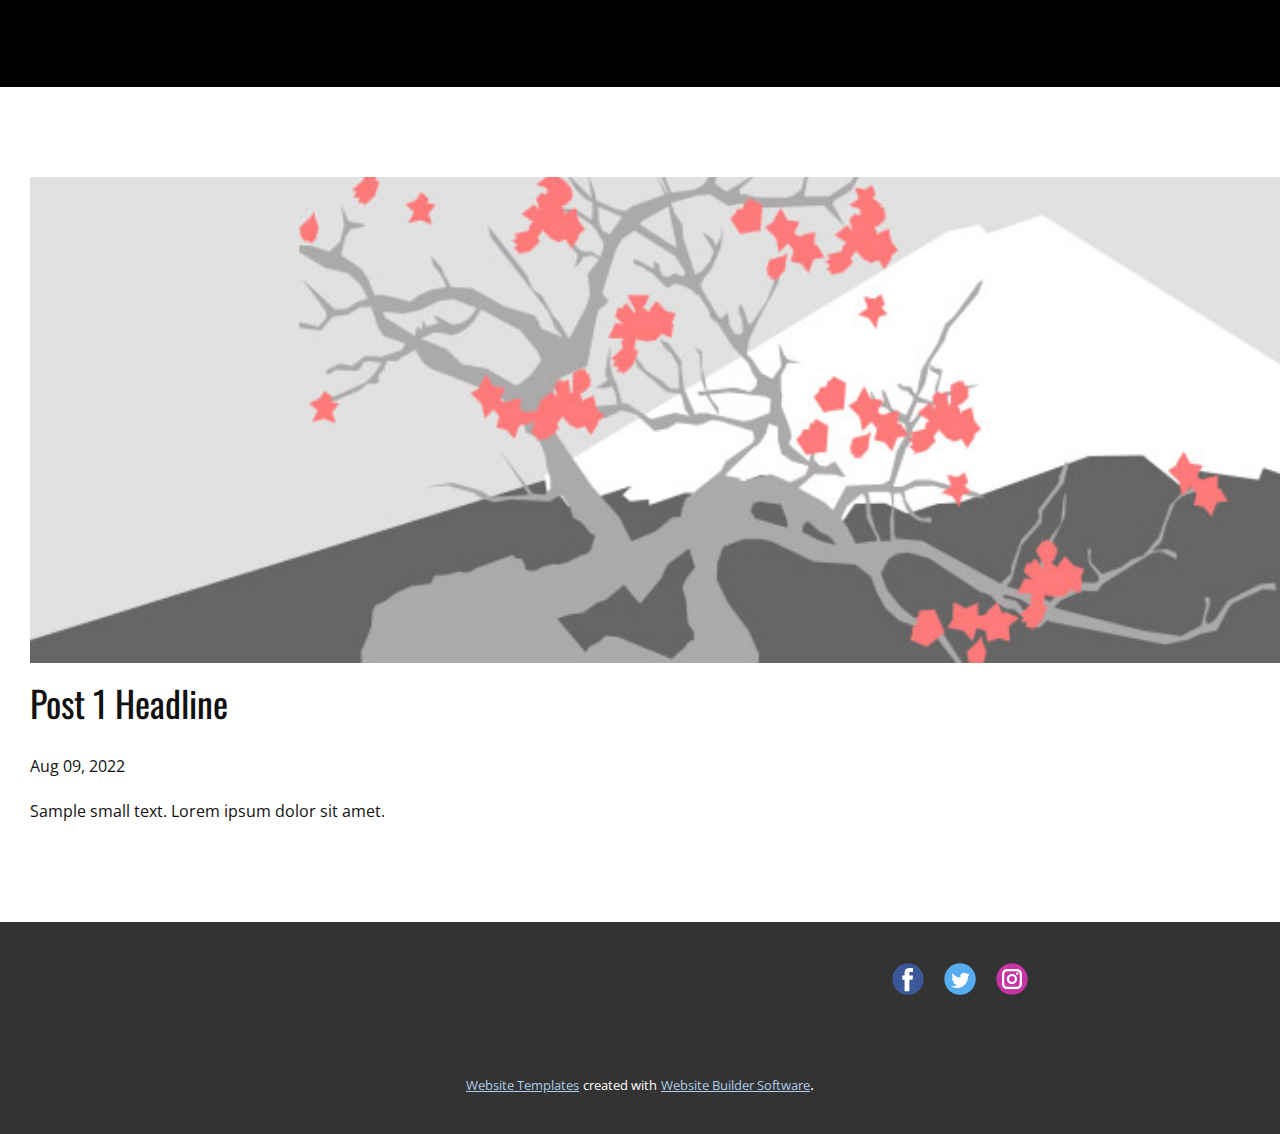
<file: blog/post.html>
<!doctype html>
<html style="font-size: 16px;" lang="en"><head>
    <meta name="viewport" content="width=device-width, initial-scale=1.0">
    <meta charset="utf-8">
    <meta name="keywords" content="Post 1 Headline">
    <meta name="description" content="">
    <title>Post 1 Headline</title>
    <link rel="stylesheet" href="../nicepage.css" media="screen">
<link rel="stylesheet" href="../Post-Template.css" media="screen">
    <script class="u-script" type="text/javascript" src="../jquery.js" "="" defer=""></script>
    <script class="u-script" type="text/javascript" src="../nicepage.js" "="" defer=""></script>
    <meta name="generator" content="Nicepage 4.15.11, nicepage.com">
    <link id="u-theme-google-font" rel="stylesheet" href="https://fonts.googleapis.com/css?family=Roboto:100,100i,300,300i,400,400i,500,500i,700,700i,900,900i|Open+Sans:300,300i,400,400i,500,500i,600,600i,700,700i,800,800i">
    <link id="u-page-google-font" rel="stylesheet" href="https://fonts.googleapis.com/css?family=Oswald:200,300,400,500,600,700">
    
    
    <script type="application/ld+json">{
		"@context": "http://schema.org",
		"@type": "Organization",
		"name": "WebSite2494380",
		"sameAs": []
}</script>
    <meta name="theme-color" content="#478ac9">
  </head>
  <body class="u-body u-xl-mode" data-lang="en"><header class="u-black u-clearfix u-header u-sticky u-header" id="sec-91dc"><div class="u-clearfix u-sheet u-valign-middle u-sheet-1">
        <nav class="u-menu u-menu-one-level u-offcanvas u-menu-1">
          <div class="menu-collapse" style="font-size: 1rem; letter-spacing: 0px; font-weight: 700; text-transform: uppercase;">
            <a class="u-button-style u-custom-active-border-color u-custom-active-color u-custom-border u-custom-border-color u-custom-borders u-custom-hover-border-color u-custom-hover-color u-custom-left-right-menu-spacing u-custom-padding-bottom u-custom-text-active-color u-custom-text-color u-custom-text-hover-color u-custom-top-bottom-menu-spacing u-nav-link u-text-active-palette-1-base u-text-hover-palette-2-base" href="#">
              <svg class="u-svg-link" viewBox="0 0 24 24"><use xmlns:xlink="http://www.w3.org/1999/xlink" xlink:href="#menu-hamburger"></use></svg>
              <svg class="u-svg-content" version="1.1" id="menu-hamburger" viewBox="0 0 16 16" x="0px" y="0px" xmlns:xlink="http://www.w3.org/1999/xlink" xmlns="http://www.w3.org/2000/svg"><g><rect y="1" width="16" height="2"></rect><rect y="7" width="16" height="2"></rect><rect y="13" width="16" height="2"></rect>
</g></svg>
            </a>
          </div>
          <div class="u-custom-menu u-nav-container">
            <ul class="u-nav u-spacing-2 u-unstyled u-nav-1"><li class="u-nav-item"><a class="u-border-2 u-border-active-grey-90 u-border-hover-grey-50 u-button-style u-nav-link u-text-active-white u-text-body-alt-color u-text-hover-palette-3-base" href="../Home.html" style="padding: 10px 20px;">Home</a>
</li><li class="u-nav-item"><a class="u-border-2 u-border-active-grey-90 u-border-hover-grey-50 u-button-style u-nav-link u-text-active-white u-text-body-alt-color u-text-hover-palette-3-base" href="../Home.html#carousel_9a6c" data-page-id="2497966" style="padding: 10px 20px;">Project</a>
</li></ul>
          </div>
          <div class="u-custom-menu u-nav-container-collapse">
            <div class="u-black u-container-style u-inner-container-layout u-opacity u-opacity-95 u-sidenav">
              <div class="u-inner-container-layout u-sidenav-overflow">
                <div class="u-menu-close"></div>
                <ul class="u-align-center u-nav u-popupmenu-items u-unstyled u-nav-2"><li class="u-nav-item"><a class="u-button-style u-nav-link" href="../Home.html">Home</a>
</li><li class="u-nav-item"><a class="u-button-style u-nav-link" href="../Home.html#carousel_9a6c" data-page-id="2497966">Project</a>
</li></ul>
              </div>
            </div>
            <div class="u-black u-menu-overlay u-opacity u-opacity-70"></div>
          </div>
        </nav>
      </div></header>
    <section class="u-align-center u-clearfix u-section-1" id="sec-5371">
      <div class="u-clearfix u-sheet u-valign-middle-md u-valign-middle-sm u-valign-middle-xs u-sheet-1"><!--post_details--><!--post_details_options_json--><!--{"source":""}--><!--/post_details_options_json--><!--blog_post-->
        <div class="u-container-style u-expanded-width u-post-details u-post-details-1">
          <div class="u-container-layout u-valign-middle u-container-layout-1"><!--blog_post_image-->
            <img alt="" class="u-blog-control u-expanded-width u-image u-image-default u-image-1" src="[data-uri]"><!--/blog_post_image--><!--blog_post_header-->
            <h2 class="u-blog-control u-text u-text-1">Post 1 Headline</h2><!--/blog_post_header--><!--blog_post_metadata-->
            <div class="u-blog-control u-metadata u-metadata-1"><!--blog_post_metadata_date-->
              <span class="u-meta-date u-meta-icon">Aug 09, 2022</span><!--/blog_post_metadata_date--><!--blog_post_metadata_category-->
              <!--/blog_post_metadata_category--><!--blog_post_metadata_comments-->
              <!--/blog_post_metadata_comments-->
            </div><!--/blog_post_metadata--><!--blog_post_content-->
            <div class="u-align-justify u-blog-control u-post-content u-text u-text-2 fr-view">
  Sample small text. Lorem ipsum dolor sit amet.
  </div><!--/blog_post_content-->
          </div>
        </div><!--/blog_post--><!--/post_details-->
      </div>
    </section>
    
    
    <footer class="u-align-center-sm u-align-center-xs u-clearfix u-footer u-grey-80" id="sec-3eb0"><div class="u-clearfix u-sheet u-valign-middle u-sheet-1">
        <div class="u-social-icons u-spacing-20 u-social-icons-1">
          <a class="u-social-url" title="facebook" target="_blank" href=""><span class="u-icon u-social-facebook u-social-icon u-icon-1"><svg class="u-svg-link" preserveAspectRatio="xMidYMin slice" viewBox="0 0 112 112" style=""><use xmlns:xlink="http://www.w3.org/1999/xlink" xlink:href="#svg-e53b"></use></svg><svg class="u-svg-content" viewBox="0 0 112 112" x="0" y="0" id="svg-e53b"><circle fill="currentColor" cx="56.1" cy="56.1" r="55"></circle><path fill="#FFFFFF" d="M73.5,31.6h-9.1c-1.4,0-3.6,0.8-3.6,3.9v8.5h12.6L72,58.3H60.8v40.8H43.9V58.3h-8V43.9h8v-9.2
            c0-6.7,3.1-17,17-17h12.5v13.9H73.5z"></path></svg></span>
          </a>
          <a class="u-social-url" title="twitter" target="_blank" href=""><span class="u-icon u-social-icon u-social-twitter u-icon-2"><svg class="u-svg-link" preserveAspectRatio="xMidYMin slice" viewBox="0 0 112 112" style=""><use xmlns:xlink="http://www.w3.org/1999/xlink" xlink:href="#svg-a7f7"></use></svg><svg class="u-svg-content" viewBox="0 0 112 112" x="0" y="0" id="svg-a7f7"><circle fill="currentColor" class="st0" cx="56.1" cy="56.1" r="55"></circle><path fill="#FFFFFF" d="M83.8,47.3c0,0.6,0,1.2,0,1.7c0,17.7-13.5,38.2-38.2,38.2C38,87.2,31,85,25,81.2c1,0.1,2.1,0.2,3.2,0.2
            c6.3,0,12.1-2.1,16.7-5.7c-5.9-0.1-10.8-4-12.5-9.3c0.8,0.2,1.7,0.2,2.5,0.2c1.2,0,2.4-0.2,3.5-0.5c-6.1-1.2-10.8-6.7-10.8-13.1
            c0-0.1,0-0.1,0-0.2c1.8,1,3.9,1.6,6.1,1.7c-3.6-2.4-6-6.5-6-11.2c0-2.5,0.7-4.8,1.8-6.7c6.6,8.1,16.5,13.5,27.6,14
            c-0.2-1-0.3-2-0.3-3.1c0-7.4,6-13.4,13.4-13.4c3.9,0,7.3,1.6,9.8,4.2c3.1-0.6,5.9-1.7,8.5-3.3c-1,3.1-3.1,5.8-5.9,7.4
            c2.7-0.3,5.3-1,7.7-2.1C88.7,43,86.4,45.4,83.8,47.3z"></path></svg></span>
          </a>
          <a class="u-social-url" title="instagram" target="_blank" href=""><span class="u-icon u-social-icon u-social-instagram u-icon-3"><svg class="u-svg-link" preserveAspectRatio="xMidYMin slice" viewBox="0 0 112 112" style=""><use xmlns:xlink="http://www.w3.org/1999/xlink" xlink:href="#svg-e8d3"></use></svg><svg class="u-svg-content" viewBox="0 0 112 112" x="0" y="0" id="svg-e8d3"><circle fill="currentColor" cx="56.1" cy="56.1" r="55"></circle><path fill="#FFFFFF" d="M55.9,38.2c-9.9,0-17.9,8-17.9,17.9C38,66,46,74,55.9,74c9.9,0,17.9-8,17.9-17.9C73.8,46.2,65.8,38.2,55.9,38.2
            z M55.9,66.4c-5.7,0-10.3-4.6-10.3-10.3c-0.1-5.7,4.6-10.3,10.3-10.3c5.7,0,10.3,4.6,10.3,10.3C66.2,61.8,61.6,66.4,55.9,66.4z"></path><path fill="#FFFFFF" d="M74.3,33.5c-2.3,0-4.2,1.9-4.2,4.2s1.9,4.2,4.2,4.2s4.2-1.9,4.2-4.2S76.6,33.5,74.3,33.5z"></path><path fill="#FFFFFF" d="M73.1,21.3H38.6c-9.7,0-17.5,7.9-17.5,17.5v34.5c0,9.7,7.9,17.6,17.5,17.6h34.5c9.7,0,17.5-7.9,17.5-17.5V38.8
            C90.6,29.1,82.7,21.3,73.1,21.3z M83,73.3c0,5.5-4.5,9.9-9.9,9.9H38.6c-5.5,0-9.9-4.5-9.9-9.9V38.8c0-5.5,4.5-9.9,9.9-9.9h34.5
            c5.5,0,9.9,4.5,9.9,9.9V73.3z"></path></svg></span>
          </a>
        </div>
      </div></footer>
    <section class="u-backlink u-clearfix u-grey-80">
      <a class="u-link" href="https://nicepage.com/website-templates" target="_blank">
        <span>Website Templates</span>
      </a>
      <p class="u-text">
        <span>created with</span>
      </p>
      <a class="u-link" href="" target="_blank">
        <span>Website Builder Software</span>
      </a>. 
    </section>
  
</body></html>
</file>
<file: style.css>
.mediaViewInfo {
	--web-view-name: portfolio;
	--web-view-id: portfolio;
	--web-scale-on-resize: true;
	--web-enable-deep-linking: true;
	--web-page-font: 'Oswald', sans-serif;
	;
}

:root {
	--web-view-ids: portfolio;
}

* {
	margin: 0;
	padding: 0;
	box-sizing: border-box;
	border: none;
}

#portfolio {
	position: absolute;
	width: 1920px;
	height: 4501px;
	font-family: 'Oswald', sans-serif;
	;
	background-color: rgba(18, 18, 18, 1);
	overflow: hidden;
	--web-view-name: portfolio;
	--web-view-id: portfolio;
	--web-scale-on-resize: true;
	--web-enable-deep-linking: true;
	--web-page-font: 'Oswald', sans-serif;
	;
}

#FOOTER {
	position: absolute;
	width: 1920px;
	height: 174px;
	left: 0px;
	top: 4324px;
	overflow: visible;
}

#Footer {
	position: absolute;
	width: 1920px;
	height: 174px;
	left: 0px;
	top: 0px;
	overflow: visible;
}

#backgorundfooter {
	fill: rgba(0, 0, 0, 1);
	stroke: rgba(112, 112, 112, 1);
	stroke-width: 1px;
	stroke-linejoin: miter;
	stroke-linecap: butt;
	stroke-miterlimit: 4;
	shape-rendering: auto;
}

.backgorundfooter {
	overflow: visible;
	position: absolute;
	width: 1920px;
	height: 174px;
	left: 0px;
	top: 0px;
	transform: matrix(1, 0, 0, 1, 0, 0);
}

#Logo {
	position: absolute;
	width: 141px;
	height: 41px;
	left: 139px;
	top: 70px;
	overflow: visible;
}

#Portfolio_l {
	left: 0px;
	top: 0px;
	position: absolute;
	overflow: visible;
	width: 142px;
	white-space: nowrap;
	text-align: left;
	font-family: Trebuchet MS, 'Oswald', sans-serif;
	;
	font-style: normal;
	font-weight: bold;
	font-size: 35px;
	color: rgba(255, 255, 255, 1);
}

#Sosial_Icon {
	position: absolute;
	width: 115.223px;
	height: 22.99px;
	left: 1663.333px;
	top: 84.106px;
	overflow: visible;
}

#Facebook_icon {
	position: absolute;
	width: 9.894px;
	height: 19.053px;
	left: 0px;
	top: 3.937px;
	overflow: visible;
}

#f_1_ {
	fill: rgba(255, 255, 255, 1);
}

.f_1_ {
	overflow: visible;
	position: absolute;
	width: 9.894px;
	height: 19.053px;
	left: 0px;
	top: 0px;
	transform: matrix(1, 0, 0, 1, 0, 0);
}

#Twitter_icon {
	position: absolute;
	width: 23.281px;
	height: 18.911px;
	left: 39.026px;
	top: 3.998px;
	overflow: visible;
}

#Group_7 {
	position: absolute;
	width: 23.281px;
	height: 18.911px;
	left: 0px;
	top: 0px;
	overflow: visible;
}

#Path_148 {
	fill: rgba(255, 255, 255, 1);
}

.Path_148 {
	overflow: visible;
	position: absolute;
	width: 23.281px;
	height: 18.911px;
	left: 0px;
	top: 0px;
	transform: matrix(1, 0, 0, 1, 0, 0);
}

#Linkedin_icon {
	position: absolute;
	width: 23.971px;
	height: 22.909px;
	left: 91.252px;
	top: 0px;
	overflow: visible;
}

#Group_8 {
	position: absolute;
	width: 23.971px;
	height: 22.909px;
	left: 0px;
	top: 0px;
	overflow: visible;
}

#Rectangle_15 {
	fill: rgba(255, 255, 255, 1);
}

.Rectangle_15 {
	position: absolute;
	overflow: visible;
	width: 5.15px;
	height: 15.465px;
	left: 0.296px;
	top: 7.444px;
}

#Path_149 {
	fill: rgba(255, 255, 255, 1);
}

.Path_149 {
	overflow: visible;
	position: absolute;
	width: 15.684px;
	height: 15.824px;
	left: 8.286px;
	top: 7.085px;
	transform: matrix(1, 0, 0, 1, 0, 0);
}

#Path_150 {
	fill: rgba(255, 255, 255, 1);
}

.Path_150 {
	overflow: visible;
	position: absolute;
	width: 5.774px;
	height: 5.337px;
	left: 0px;
	top: 0px;
	transform: matrix(1, 0, 0, 1, 0, 0);
}

#texxt {
	position: absolute;
	width: 498px;
	height: 37px;
	left: 725px;
	top: 72px;
	overflow: visible;
}

#HOME {
	left: 0px;
	top: 0px;
	position: absolute;
	overflow: visible;
	width: 53px;
	white-space: nowrap;
	line-height: 28px;
	margin-top: -1.5px;
	text-align: center;
	font-family: 'Oswald', sans-serif;

	font-style: normal;
	font-weight: lighter;
	font-size: 25px;
	color: rgba(255, 255, 255, 1);
}

#PROJECT {
	left: 126px;
	top: 0px;
	position: absolute;
	overflow: visible;
	width: 79px;
	white-space: nowrap;
	line-height: 28px;
	margin-top: -1.5px;
	text-align: center;
	font-family: 'Oswald', sans-serif;

	font-style: normal;
	font-weight: lighter;
	font-size: 25px;
	color: rgba(255, 255, 255, 1);
}

#ABOUT {
	left: 278px;
	top: 0px;
	position: absolute;
	overflow: visible;
	width: 63px;
	white-space: nowrap;
	line-height: 28px;
	margin-top: -1.5px;
	text-align: center;
	font-family: 'Oswald', sans-serif;

	font-style: normal;
	font-weight: lighter;
	font-size: 25px;
	color: rgba(255, 255, 255, 1);
}

#CONTACT {
	left: 414px;
	top: 0px;
	position: absolute;
	overflow: visible;
	width: 85px;
	white-space: nowrap;
	line-height: 28px;
	margin-top: -1.5px;
	text-align: center;
	font-family: 'Oswald', sans-serif;

	font-style: normal;
	font-weight: lighter;
	font-size: 25px;
	color: rgba(255, 255, 255, 1);
}

#HEADER {
	position: absolute;
	width: 997.334px;
	height: 574.681px;
	left: 457.833px;
	top: 68px;
	overflow: visible;
}

#NAV {
	position: absolute;
	width: 503px;
	height: 37px;
	left: 248.667px;
	top: 0px;
	overflow: visible;
}

#HOME_ {
	left: 0px;
	top: 0px;
	position: absolute;
	overflow: visible;
	width: 59px;
	white-space: nowrap;
	line-height: 28px;
	margin-top: -1.5px;
	text-align: center;
	font-family: 'Oswald', sans-serif;
	font-style: normal;
	font-weight: bold;
	font-size: 25px;
	color: rgba(255, 255, 255, 1);
	transition: all 0.2s ease-in-out;
}

#HOME_:hover {
	color: #EF403F;
}

#PROJECT_ {
	left: 125px;
	top: 0px;
	position: absolute;
	overflow: visible;
	width: 87px;
	white-space: nowrap;
	line-height: 28px;
	margin-top: -1.5px;
	text-align: center;
	font-family: 'Oswald', sans-serif;
	font-style: normal;
	font-weight: bold;
	font-size: 25px;
	color: rgba(255, 255, 255, 1);
	transition: all 0.2s ease-in-out;
}

#PROJECT_:hover {
	color: #EF403F;
}

#ABOUT_ {
	left: 278px;
	top: 0px;
	position: absolute;
	overflow: visible;
	width: 69px;
	white-space: nowrap;
	line-height: 28px;
	margin-top: -1.5px;
	text-align: center;
	font-family: 'Oswald', sans-serif;
	;
	font-style: normal;
	font-weight: bold;
	font-size: 25px;
	color: rgba(255, 255, 255, 1);
	transition: all 0.2s ease-in-out;
}

#ABOUT_:hover {
	color: #EF403F;
}

#CONTACT_ {
	left: 413px;
	top: 0px;
	position: absolute;
	overflow: visible;
	width: 91px;
	white-space: nowrap;
	line-height: 28px;
	margin-top: -1.5px;
	text-align: center;
	font-family: 'Oswald', sans-serif;
	;
	font-style: normal;
	font-weight: bold;
	font-size: 25px;
	color: rgba(255, 255, 255, 1);
	transition: all 0.2s ease-in-out;
}

#CONTACT_:hover {
	color: #EF403F;
}

#Typo {
	position: absolute;
	width: 438px;
	height: 280px;
	left: 559.334px;
	top: 204px;
	overflow: visible;
}

#Hello_I_am_Chu_Vu {
	left: 0px;
	top: 0px;
	position: absolute;
	overflow: visible;
	width: 179px;
	white-space: nowrap;
	line-height: 28px;
	margin-top: -1.5px;
	text-align: center;
	font-family: 'Oswald', sans-serif;
	;
	font-style: normal;
	font-weight: bold;
	font-size: 25px;
	color: rgba(239, 64, 63, 1);
}

#DESIGNEREDITOR {
	left: 0px;
	top: 37px;
	position: absolute;
	overflow: visible;
	width: 439px;
	white-space: nowrap;
	text-align: center;
	font-family: 'Oswald', sans-serif;
	;
	font-style: normal;
	font-weight: bold;
	font-size: 59px;
	color: rgba(255, 255, 255, 1);
}

#Ive_been_editing_for_about_3_y {
	left: 0px;
	top: 130px;
	position: absolute;
	overflow: visible;
	width: 365px;
	white-space: nowrap;
	line-height: 28px;
	margin-top: -4px;
	text-align: left;
	font-family: 'Oswald', sans-serif;

	font-style: normal;
	font-weight: lighter;
	font-size: 20px;
	color: rgba(255, 255, 255, 1);
}

#about_btn_group {
	position: absolute;
	width: 172px;
	height: 52px;
	left: 0px;
	top: 228px;
	overflow: visible;
}

#aboutbtn {
	fill: rgba(193, 25, 37, 1);
}

.aboutbtn {
	position: absolute;
	overflow: visible;
	width: 172px;
	height: 52px;
	left: 0px;
	top: 0px;
}

#ABOUT_ME {
	left: 50px;
	top: 11px;
	position: absolute;
	overflow: visible;
	width: 73px;
	white-space: nowrap;
	line-height: 28px;
	margin-top: -4.5px;
	text-align: left;
	font-family: 'Oswald', sans-serif;

	font-style: normal;
	font-weight: normal;
	font-size: 19px;
	color: rgba(255, 255, 255, 1);
}

#IMAGE {
	position: absolute;
	width: 427.149px;
	height: 424.585px;
	left: 0px;
	top: 150.096px;
	overflow: visible;
}

#Group_1 {
	position: absolute;
	width: 427.149px;
	height: 424.585px;
	left: 0px;
	top: 0px;
	overflow: visible;
}

#Path_8 {
	fill: transparent;
	stroke: rgba(193, 25, 37, 1);
	stroke-width: 100px;
	stroke-linejoin: miter;
	stroke-linecap: butt;
	stroke-miterlimit: 4;
	shape-rendering: auto;
}

.Path_8 {
	overflow: visible;
	position: absolute;
	width: 427.149px;
	height: 424.585px;
	left: 0px;
	top: 0px;
	transform: matrix(1, 0, 0, 1, 0, 0);
}

#Path_5 {
	fill: transparent;
	stroke: rgba(255, 255, 255, 1);
	stroke-width: 100px;
	stroke-linejoin: miter;
	stroke-linecap: butt;
	stroke-miterlimit: 4;
	shape-rendering: auto;
}

.Path_5 {
	overflow: visible;
	position: absolute;
	width: 392.892px;
	height: 386.07px;
	left: 16.453px;
	top: 20.813px;
	transform: matrix(1, 0, 0, 1, 0, 0);
}

#IMAGE_AND_TEXT {
	position: absolute;
	width: 317.196px;
	height: 314.584px;
	left: 50.375px;
	top: 57.063px;
	overflow: visible;
}

#IMAGE_bk {
	position: absolute;
	width: 317.196px;
	height: 314.584px;
	left: 0px;
	top: 0px;
	overflow: visible;
}

#Path_2 {
	fill: rgba(193, 25, 37, 1);
}

.Path_2 {
	overflow: visible;
	position: absolute;
	width: 317.196px;
	height: 314.584px;
	left: 0px;
	top: 0px;
	transform: matrix(1, 0, 0, 1, 0, 0);
}

#Path_3 {
	opacity: 0.07;
	fill: rgba(0, 0, 0, 1);
}

.Path_3 {
	filter: drop-shadow(0px 0px 6px rgba(0, 0, 0, 0.161));
	display: none;
	overflow: visible;
	position: absolute;
	width: 382.018px;
	height: 380.206px;
	left: -23.411px;
	top: -23.811px;
	transform: matrix(1, 0, 0, 1, 0, 0);
}

#Mask_Group_1 {
	position: absolute;
	width: 276.196px;
	height: 268.584px;
	left: 23px;
	top: 23px;
	overflow: visible;
}

#Body {
	position: absolute;
	width: 1121px;
	height: 3380px;
	left: 400px;
	top: 838px;
	overflow: visible;
}

#expriment {
	position: absolute;
	width: 1117px;
	height: 745px;
	left: 0px;
	top: 0px;
	overflow: visible;
}

#webdesgin {
	position: absolute;
	width: 363px;
	height: 380px;
	left: 0px;
	top: 176px;
	overflow: visible;
	transition: all 0.2s ease-in-out;
}

#webdesgin:hover {
	transform: translateY(-8px);
}

#WEBDESBACKGROUND {
	fill: rgba(30, 30, 30, 1);
}

.WEBDESBACKGROUND {
	position: absolute;
	overflow: visible;
	width: 363px;
	height: 380px;
	left: 0px;
	top: 0px;
}

#Icon_material-live-tv {
	fill: rgba(193, 25, 37, 1);
}

.Icon_material-live-tv {
	overflow: visible;
	position: absolute;
	width: 69px;
	height: 62.727px;
	left: 48px;
	top: 70.273px;
	transform: matrix(1, 0, 0, 1, 0, 0);
}

#WEB_DESIGN {
	left: 48px;
	top: 152px;
	position: absolute;
	overflow: visible;
	width: 139px;
	white-space: nowrap;
	text-align: left;
	font-family: 'Oswald', sans-serif;

	font-style: normal;
	font-weight: normal;
	font-size: 30px;
	color: rgba(255, 255, 255, 1);
}

#DESIGN_NEWS___MOVIE__TIPS_EDIT {
	left: 48px;
	top: 212px;
	position: absolute;
	overflow: visible;
	width: 165px;
	white-space: nowrap;
	line-height: 28px;
	margin-top: -4px;
	text-align: left;
	font-family: 'Oswald', sans-serif;

	font-style: normal;
	font-weight: lighter;
	font-size: 20px;
	color: rgba(255, 255, 255, 1);
}

#SEE_MORE {
	left: 48px;
	top: 289px;
	position: absolute;
	overflow: visible;
	width: 99px;
	white-space: nowrap;
	line-height: 28px;
	margin-top: -1.5px;
	text-align: center;
	font-family: 'Oswald', sans-serif;

	font-style: normal;
	font-weight: bold;
	font-size: 25px;
	color: rgba(239, 64, 63, 1);
}

#Icon_material-navigate-next {
	fill: rgba(239, 64, 63, 1);
}

.Icon_material-navigate-next {
	overflow: visible;
	position: absolute;
	width: 14.175px;
	height: 22.955px;
	left: 155.5px;
	top: 296.023px;
	transform: matrix(1, 0, 0, 1, 0, 0);
}

#intro {
	position: absolute;
	width: 363px;
	height: 380px;
	left: 377px;
	top: 176px;
	overflow: visible;
	transition: all 0.2s ease-in-out;
}

#intro:hover {
	transform: translateY(-8px);
}

#editvideoBACKGROUND {
	fill: rgba(30, 30, 30, 1);
}

.editvideoBACKGROUND {
	position: absolute;
	overflow: visible;
	width: 363px;
	height: 380px;
	left: 0px;
	top: 0px;
}

#EDIT_VIDEO {
	left: 48px;
	top: 152px;
	position: absolute;
	overflow: visible;
	width: 122px;
	white-space: nowrap;
	text-align: left;
	font-family: 'Oswald', sans-serif;

	font-style: normal;
	font-weight: normal;
	font-size: 30px;
	color: rgba(255, 255, 255, 1);
}

#Intro_logo_Trailer_game__Promo {
	left: 48px;
	top: 212px;
	position: absolute;
	overflow: visible;
	width: 263px;
	white-space: nowrap;
	line-height: 28px;
	margin-top: -4px;
	text-align: left;
	font-family: 'Oswald', sans-serif;
	font-style: normal;
	font-weight: lighter;
	font-size: 20px;
	color: rgba(255, 255, 255, 1);
	text-transform: uppercase;
}

#SEE_MORE_b {
	left: 48px;
	top: 289px;
	position: absolute;
	overflow: visible;
	width: 99px;
	white-space: nowrap;
	line-height: 28px;
	margin-top: -1.5px;
	text-align: center;
	font-family: 'Oswald', sans-serif;

	font-style: normal;
	font-weight: bold;
	font-size: 25px;
	color: rgba(239, 64, 63, 1);
}

#Icon_material-navigate-next_b {
	fill: rgba(239, 64, 63, 1);
}

.Icon_material-navigate-next_b {
	overflow: visible;
	position: absolute;
	width: 14.175px;
	height: 22.955px;
	left: 155.5px;
	top: 296.023px;
	transform: matrix(1, 0, 0, 1, 0, 0);
}

#Icon_feather-edit {
	position: absolute;
	width: 53.774px;
	height: 53.774px;
	left: 48px;
	top: 79.226px;
	overflow: visible;
}

#Path_152 {
	fill: transparent;
	stroke: rgba(193, 25, 37, 1);
	stroke-width: 3px;
	stroke-linejoin: round;
	stroke-linecap: round;
	stroke-miterlimit: 4;
	shape-rendering: auto;
}

.Path_152 {
	overflow: visible;
	position: absolute;
	width: 53.592px;
	height: 53.592px;
	left: 0px;
	top: 3.182px;
	transform: matrix(1, 0, 0, 1, 0, 0);
}

#Path_153 {
	fill: transparent;
	stroke: rgba(193, 25, 37, 1);
	stroke-width: 3px;
	stroke-linejoin: round;
	stroke-linecap: round;
	stroke-miterlimit: 4;
	shape-rendering: auto;
}

.Path_153 {
	overflow: visible;
	position: absolute;
	width: 24.182px;
	height: 24.182px;
	left: 32.592px;
	top: 0px;
	transform: matrix(1, 0, 0, 1, 0, 0);
}

#webdesgin_b {
	position: absolute;
	width: 363px;
	height: 380px;
	left: 754px;
	top: 176px;
	overflow: visible;
	transition: all 0.2s ease-in-out;
}

#webdesgin_b:hover {
	transform: translateY(-8px);
}

#DESimageBACKGROUND {
	fill: rgba(30, 30, 30, 1);
}

.DESimageBACKGROUND {
	position: absolute;
	overflow: visible;
	width: 363px;
	height: 380px;
	left: 0px;
	top: 0px;
}

#Icon_material-live-tv_b {
	fill: rgba(193, 25, 37, 1);
}

.Icon_material-live-tv_b {
	overflow: visible;
	position: absolute;
	width: 69px;
	height: 62.727px;
	left: 48px;
	top: 70.273px;
	transform: matrix(1, 0, 0, 1, 0, 0);
}

#DESIGN_IMAGE {
	left: 48px;
	top: 152px;
	position: absolute;
	overflow: visible;
	width: 160px;
	white-space: nowrap;
	text-align: left;
	font-family: 'Oswald', sans-serif;

	font-style: normal;
	font-weight: normal;
	font-size: 30px;
	color: rgba(255, 255, 255, 1);
}

#THUMBNAIL__BANNER_FACEBOOK__YO {
	left: 48px;
	top: 212px;
	position: absolute;
	overflow: visible;
	width: 153px;
	white-space: nowrap;
	line-height: 28px;
	margin-top: -4px;
	text-align: left;
	font-family: 'Oswald', sans-serif;

	font-style: normal;
	font-weight: lighter;
	font-size: 20px;
	color: rgba(255, 255, 255, 1);
}

#SEE_MORE_cb {
	left: 48px;
	top: 289px;
	position: absolute;
	overflow: visible;
	width: 99px;
	white-space: nowrap;
	line-height: 28px;
	margin-top: -1.5px;
	text-align: center;
	font-family: 'Oswald', sans-serif;

	font-style: normal;
	font-weight: bold;
	font-size: 25px;
	color: rgba(239, 64, 63, 1);
}

#Icon_material-navigate-next_cc {
	fill: rgba(239, 64, 63, 1);
}

.Icon_material-navigate-next_cc {
	overflow: visible;
	position: absolute;
	width: 14.175px;
	height: 22.955px;
	left: 155.5px;
	top: 296.023px;
	transform: matrix(1, 0, 0, 1, 0, 0);
}

#project_complete {
	position: absolute;
	width: 554px;
	height: 172px;
	left: 0px;
	top: 573px;
	overflow: visible;
	transition: all 0.2s ease-in-out;
}

#project_complete:hover {
	transform: translateY(-8px);
}

#Rectangle_16 {
	fill: rgba(30, 30, 30, 1);
}

.Rectangle_16 {
	position: absolute;
	overflow: visible;
	width: 554px;
	height: 172px;
	left: 0px;
	top: 0px;
}

#n_5_ {
	left: 250px;
	top: 29px;
	position: absolute;
	overflow: visible;
	width: 65px;
	white-space: nowrap;
	text-align: center;
	font-family: 'Oswald', sans-serif;

	font-style: normal;
	font-weight: bold;
	font-size: 40px;
	color: rgba(239, 64, 63, 1);
}

#PROJECT_COMPLETE_cg {
	left: 213px;
	top: 99px;
	position: absolute;
	overflow: visible;
	width: 129px;
	white-space: nowrap;
	line-height: 28px;
	margin-top: -5px;
	text-align: center;
	font-family: 'Oswald', sans-serif;

	font-style: normal;
	font-weight: lighter;
	font-size: 18px;
	color: rgba(255, 255, 255, 1);
}

#exp {
	position: absolute;
	width: 546px;
	height: 172px;
	left: 571px;
	top: 573px;
	overflow: visible;
	transition: all 0.2s ease-in-out;
}

#exp:hover {
	transform: translateY(-8px);
}

#Rectangle_17 {
	fill: rgba(30, 30, 30, 1);
}

.Rectangle_17 {
	position: absolute;
	overflow: visible;
	width: 546px;
	height: 172px;
	left: 0px;
	top: 0px;
}

#n_3 {
	left: 243px;
	top: 31px;
	position: absolute;
	overflow: visible;
	width: 61px;
	white-space: nowrap;
	text-align: center;
	font-family: 'Oswald', sans-serif;

	font-style: normal;
	font-weight: bold;
	font-size: 40px;
	color: rgba(239, 64, 63, 1);
}

#YEARS_EXPERIENCE {
	left: 212px;
	top: 101px;
	position: absolute;
	overflow: visible;
	width: 123px;
	white-space: nowrap;
	line-height: 28px;
	margin-top: -5px;
	text-align: center;
	font-family: 'Oswald', sans-serif;

	font-style: normal;
	font-weight: lighter;
	font-size: 18px;
	color: rgba(255, 255, 255, 1);
}

#title_one_body {
	position: absolute;
	width: 264px;
	height: 135px;
	left: 422px;
	top: 0px;
	overflow: visible;
}

#Theres_thing_Kind_of_editing_i {
	left: 0px;
	top: 85px;
	position: absolute;
	overflow: visible;
	width: 265px;
	white-space: nowrap;
	line-height: 28px;
	margin-top: -6.5px;
	text-align: center;
	font-family: 'Oswald', sans-serif;

	font-style: normal;
	font-weight: lighter;
	font-size: 15px;
	color: rgba(255, 255, 255, 1);
}

#MY_EXPERIENCE {
	left: 5px;
	top: 0px;
	position: absolute;
	overflow: visible;
	width: 255px;
	white-space: nowrap;
	text-align: center;
	font-family: 'Oswald', sans-serif;

	font-style: normal;
	font-weight: bold;
	font-size: 40px;
	color: rgba(255, 255, 255, 1);
}

#web_des {
	position: absolute;
	width: 1117px;
	height: 594px;
	left: 0px;
	top: 882px;
	overflow: visible;
}

#title {
	position: absolute;
	width: 255px;
	height: 85px;
	left: 4px;
	top: 0px;
	overflow: visible;
}

#WEB_DESIGN_cq {
	left: 0px;
	top: 0px;
	position: absolute;
	overflow: visible;
	width: 201px;
	white-space: nowrap;
	text-align: center;
	font-family: 'Oswald', sans-serif;

	font-style: normal;
	font-weight: bold;
	font-size: 40px;
	color: rgba(255, 255, 255, 1);
}

#Project_below_about_webdesign_ {
	left: 0px;
	top: 63px;
	position: absolute;
	overflow: visible;
	width: 256px;
	white-space: nowrap;
	line-height: 28px;
	margin-top: -6.5px;
	text-align: left;
	font-family: 'Oswald', sans-serif;

	font-style: normal;
	font-weight: lighter;
	font-size: 15px;
	color: rgba(255, 255, 255, 1);
}

#WEB_MOVIE_container {
	position: absolute;
	width: 363px;
	height: 471px;
	left: 0px;
	top: 123px;
	overflow: visible;
}

#web_movie {
	fill: rgba(30, 30, 30, 1);
}

.web_movie {
	position: absolute;
	overflow: visible;
	width: 363px;
	height: 471px;
	left: 0px;
	top: 0px;
}

#webmovie {
	filter: drop-shadow(0px 3px 6px rgba(0, 0, 0, 0.161));
	position: absolute;
	width: 218px;
	height: 424px;
	left: 73px;
	top: 24px;
	overflow: visible;
	transition: all 0.2s ease-in-out;
}

#webmovie:hover {
	transform: scale(1.1);
}

#EDITHEELPWEB {
	position: absolute;
	width: 363px;
	height: 471px;
	left: 377px;
	top: 123px;
	overflow: visible;
}

#Rectangle_19 {
	fill: rgba(30, 30, 30, 1);
}

.Rectangle_19 {
	position: absolute;
	overflow: visible;
	width: 363px;
	height: 471px;
	left: 0px;
	top: 0px;
}

#edithelp {
	filter: drop-shadow(0px 3px 6px rgba(0, 0, 0, 0.161));
	position: absolute;
	width: 218px;
	height: 424px;
	left: 68px;
	top: 24px;
	overflow: visible;
	transition: all 0.2s ease-in-out;
}

#edithelp:hover {
	transform: scale(1.1);
}

#VUZNEWS {
	position: absolute;
	width: 363px;
	height: 471px;
	left: 754px;
	top: 123px;
	overflow: visible;
}

#Rectangle_20 {
	fill: rgba(30, 30, 30, 1);
}

.Rectangle_20 {
	position: absolute;
	overflow: visible;
	width: 363px;
	height: 471px;
	left: 0px;
	top: 0px;
}

#news {
	filter: drop-shadow(0px 3px 6px rgba(0, 0, 0, 0.161));
	position: absolute;
	width: 218px;
	height: 424px;
	left: 78px;
	top: 29px;
	overflow: visible;
	transition: all 0.2s ease-in-out;
}

#news:hover {
	transform: scale(1.1);
}

#INTROSTREAMOVERLAY {
	position: absolute;
	width: 1121px;
	height: 732px;
	left: 0px;
	top: 2091px;
	overflow: visible;
}

#Rectangle_21 {
	box-sizing: border-box;
	margin: 0;
	padding: 0;
	position: absolute;
	width: 548px;
	height: 295px;
	left: 0px;
	top: 101px;
	overflow: visible;
}

#Rectangle_22 {
	box-sizing: border-box;
	margin: 0;
	padding: 0;
	position: absolute;
	width: 548px;
	height: 295px;
	left: 573px;
	top: 101px;
	overflow: visible;
}

#Rectangle_23 {
	box-sizing: border-box;
	margin: 0;
	padding: 0;
	position: absolute;
	width: 548px;
	height: 295px;
	left: 0px;
	top: 437px;
	overflow: visible;
}

#Rectangle_24 {
	box-sizing: border-box;
	margin: 0;
	padding: 0;
	position: absolute;
	width: 548px;
	height: 295px;
	left: 569px;
	top: 437px;
	overflow: visible;
}

#VIDEO_EDITING {
	left: 0px;
	top: 0px;
	position: absolute;
	overflow: visible;
	width: 237px;
	white-space: nowrap;
	text-align: center;
	font-family: 'Oswald', sans-serif;
	font-style: normal;
	font-weight: bold;
	font-size: 40px;
	color: rgba(255, 255, 255, 1);
}

#INTRO_LOGO__STREAM_OVERLAY {
	left: 0px;
	top: 63px;
	position: absolute;
	overflow: visible;
	width: 170px;
	white-space: nowrap;
	line-height: 28px;
	margin-top: -6.5px;
	text-align: left;
	font-family: 'Oswald', sans-serif;

	font-style: normal;
	font-weight: lighter;
	font-size: 15px;
	color: rgba(255, 255, 255, 1);
}

#lets_work {
	position: absolute;
	width: 1117px;
	height: 352px;
	left: 0px;
	top: 3028px;
	overflow: visible;
}

#Rectangle_25 {
	fill: rgba(30, 30, 30, 1);
}

.Rectangle_25 {
	position: absolute;
	overflow: visible;
	width: 1117px;
	height: 352px;
	left: 0px;
	top: 0px;
}

#Lets_work_together_on_your_nex {
	left: 51px;
	top: 53px;
	position: absolute;
	overflow: visible;
	width: 541px;
	white-space: nowrap;
	line-height: 60px;
	margin-top: -0.5px;
	text-align: left;
	font-family: 'Oswald', sans-serif;

	font-style: normal;
	font-weight: bold;
	font-size: 59px;
	color: rgba(255, 255, 255, 1);
}

#Intro_sn_phm_intro_logo_traile {
	opacity: 0.71;
	left: 51px;
	top: 224px;
	position: absolute;
	overflow: visible;
	width: 414px;
	height: 64px;
	text-align: left;
	font-family: 'Oswald', sans-serif;

	font-style: normal;
	font-weight: lighter;
	font-size: 20px;
	color: rgba(255, 255, 255, 1);
}

#about_btn_group_dc {
	position: absolute;
	width: 251px;
	height: 76px;
	left: 748px;
	top: 124px;
	overflow: visible;
	color: red;
	transition: color 0.2s ease-in-out;
}





#aboutbtn_dd {

	fill: rgba(193, 25, 37, 1);
}



.aboutbtn_dd {
	position: absolute;
	overflow: visible;
	width: 251px;
	height: 76px;
	left: 0px;
	top: 0px;

}



#CONTACT_de {
	left: 75px;
	top: 16px;
	position: absolute;
	overflow: visible;
	width: 103px;
	white-space: nowrap;
	text-align: left;
	font-family: 'Oswald', sans-serif;

	font-style: normal;
	font-weight: normal;
	font-size: 30px;
	color: rgba(255, 255, 255, 1);
}

#event {
	position: absolute;
	width: 1118px;
	height: 506px;
	left: 0px;
	top: 1522px;
	overflow: visible;
}

#hallo {
	position: absolute;
	width: 364px;
	height: 406px;
	left: 0px;
	top: 100px;
	overflow: hidden;
}

#hallo_dh {
	position: absolute;
	width: 364px;
	height: 406px;
	left: 0px;
	top: 0px;
	overflow: visible;
	transition: all 0.2s ease-in-out;
}

#hallo_dh:hover {
	transform: scale(1.1);
}

#speaker {
	position: absolute;
	width: 366px;
	height: 406px;
	left: 376px;
	top: 100px;
	overflow: hidden;
}

#dang_tran_tung_ {
	position: absolute;
	width: 366px;
	height: 406px;
	left: 0px;
	top: 0px;
	overflow: visible;
	transition: all 0.2s ease-in-out;
}

#dang_tran_tung_:hover {
	transform: scale(1.1);
}

#levelup {
	position: absolute;
	width: 366px;
	height: 406px;
	left: 752px;
	top: 100px;
	overflow: hidden;
}

#nh_2_H_mukbangg_ {
	position: absolute;
	width: 366px;
	height: 406px;
	left: 0px;
	top: 0px;
	overflow: visible;
	transition: all 0.2s ease-in-out;
}

#nh_2_H_mukbangg_:hover {
	transform: scale(1.1);
}

#Project_below_about_TEDX_Event {
	left: 0px;
	top: 63px;
	position: absolute;
	overflow: visible;
	width: 166px;
	white-space: nowrap;
	line-height: 28px;
	margin-top: -6.5px;
	text-align: left;
	font-family: 'Oswald', sans-serif;

	font-style: normal;
	font-weight: lighter;
	font-size: 15px;
	color: rgba(255, 255, 255, 1);
}

#EVENT_FPTU_TEDX {
	left: 0px;
	top: 0px;
	position: absolute;
	overflow: visible;
	width: 279px;
	white-space: nowrap;
	text-align: center;
	font-family: 'Oswald', sans-serif;

	font-style: normal;
	font-weight: bold;
	font-size: 40px;
	color: rgba(255, 255, 255, 1);
}
</file>
